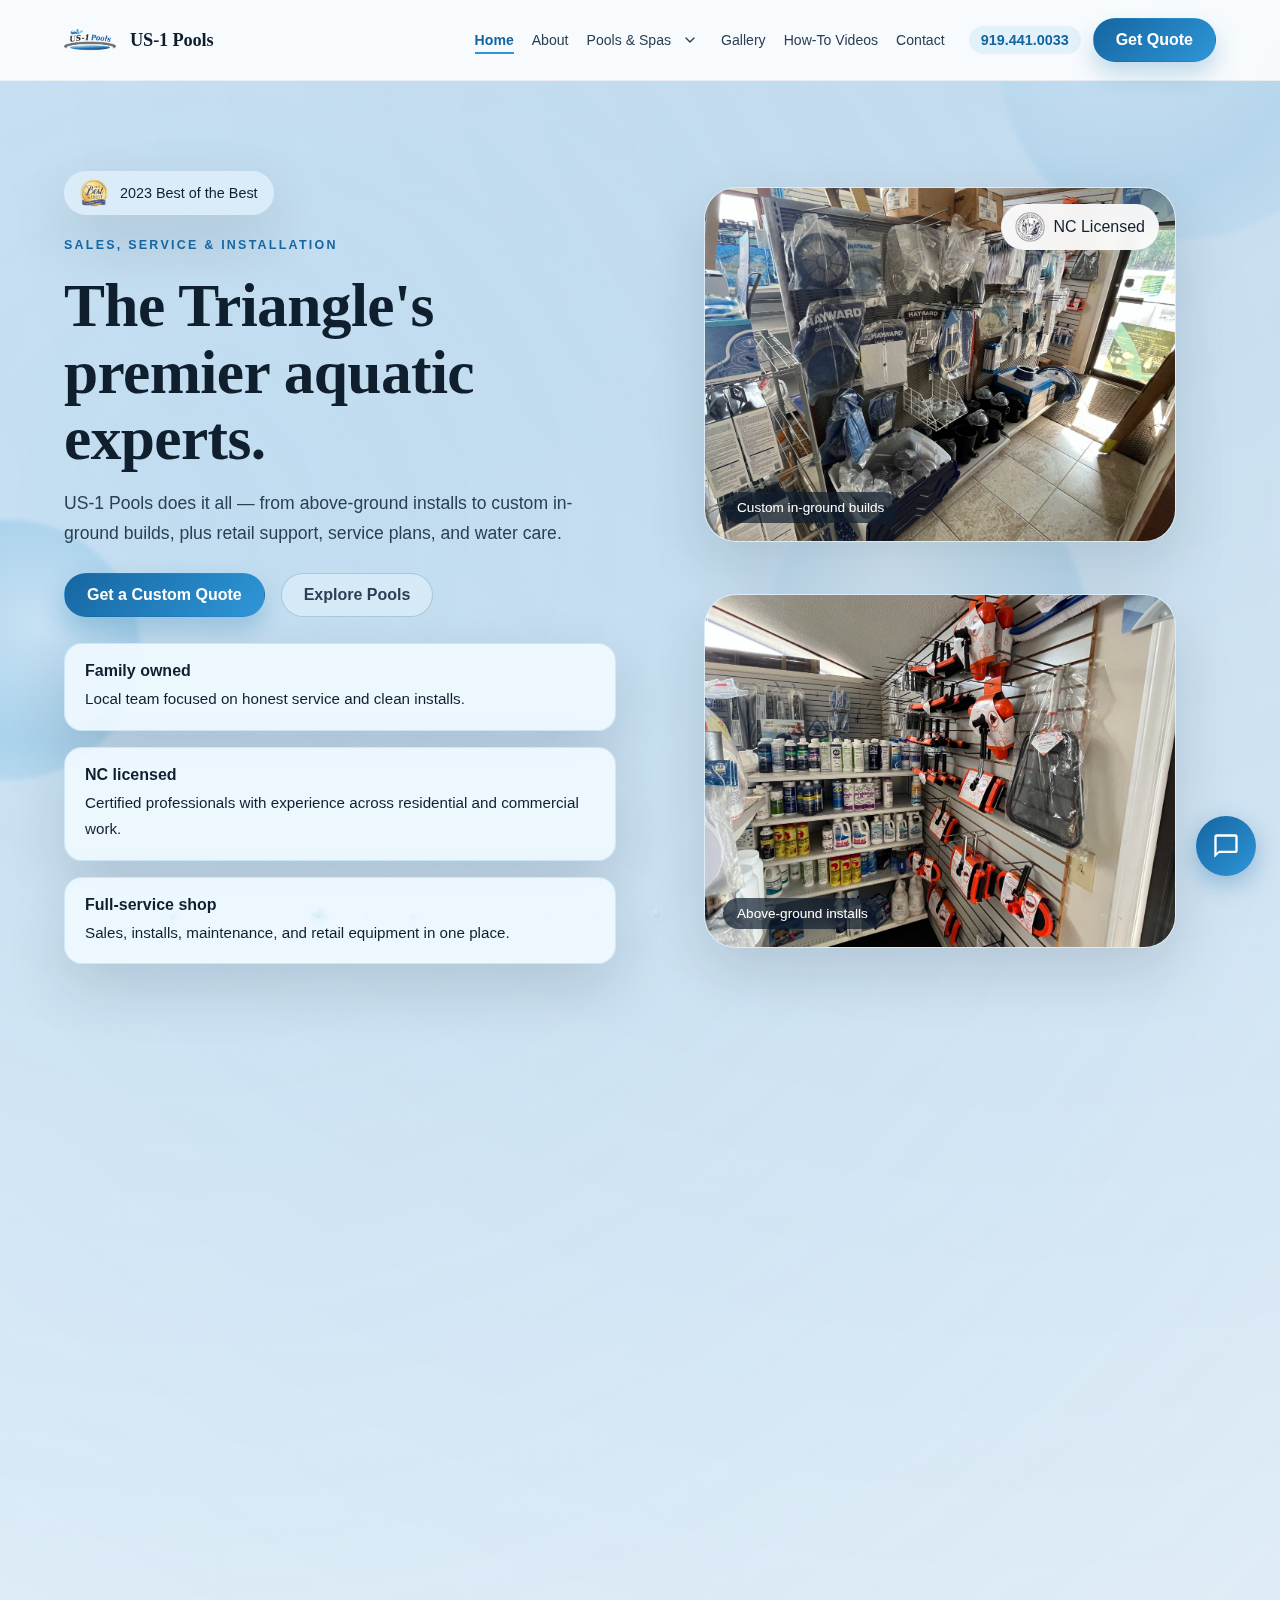
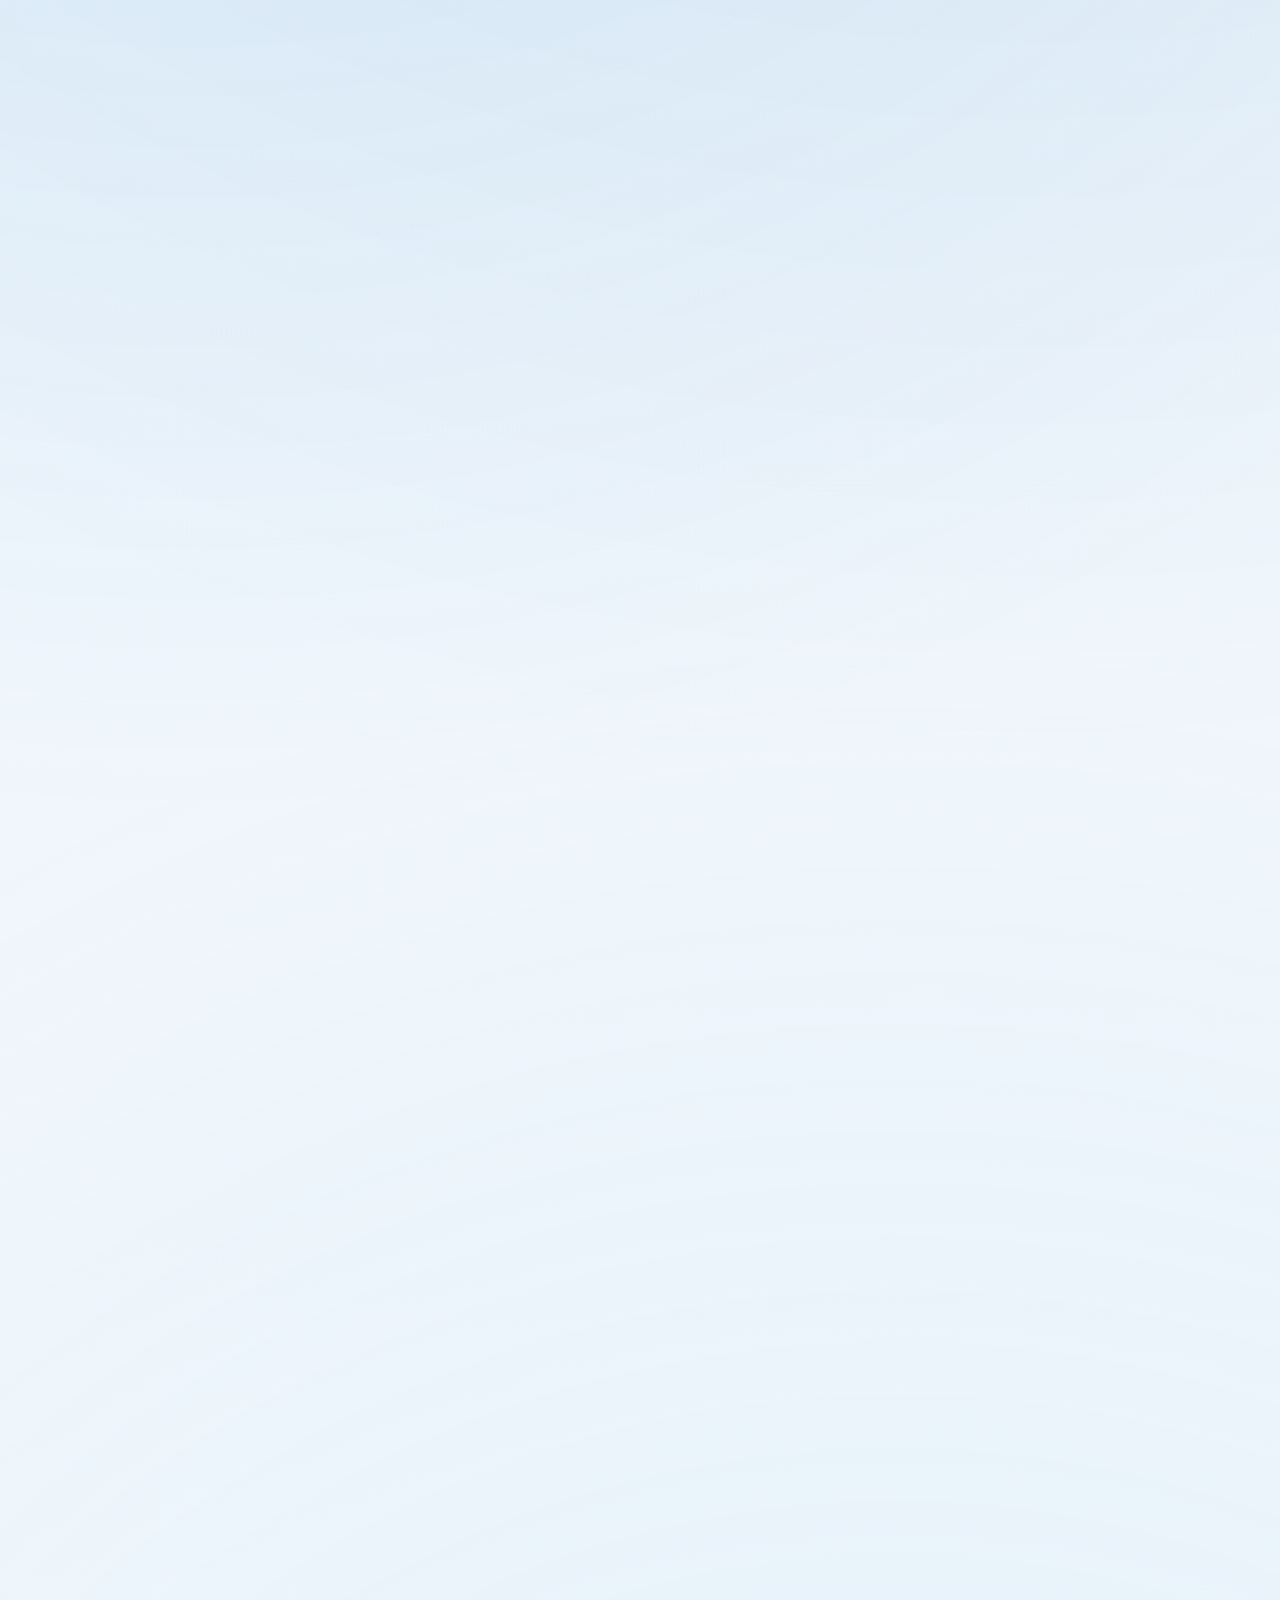
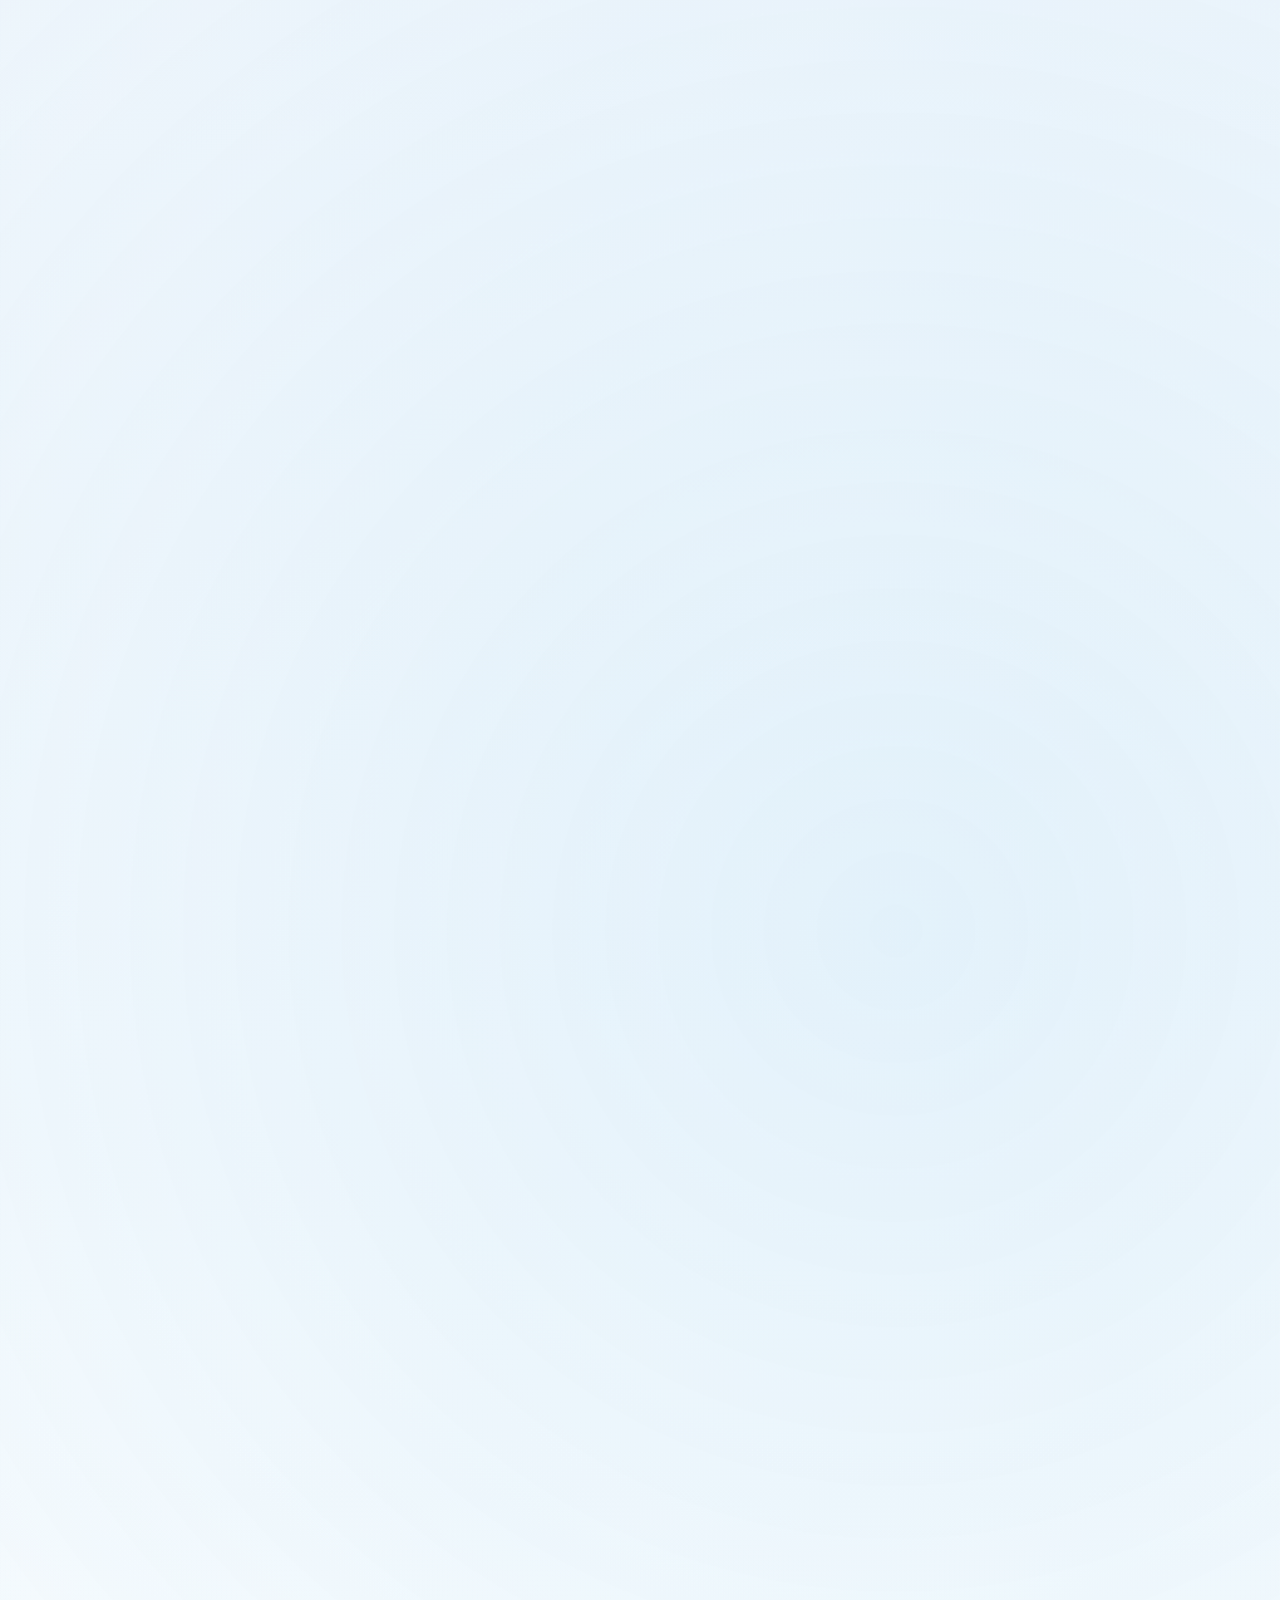
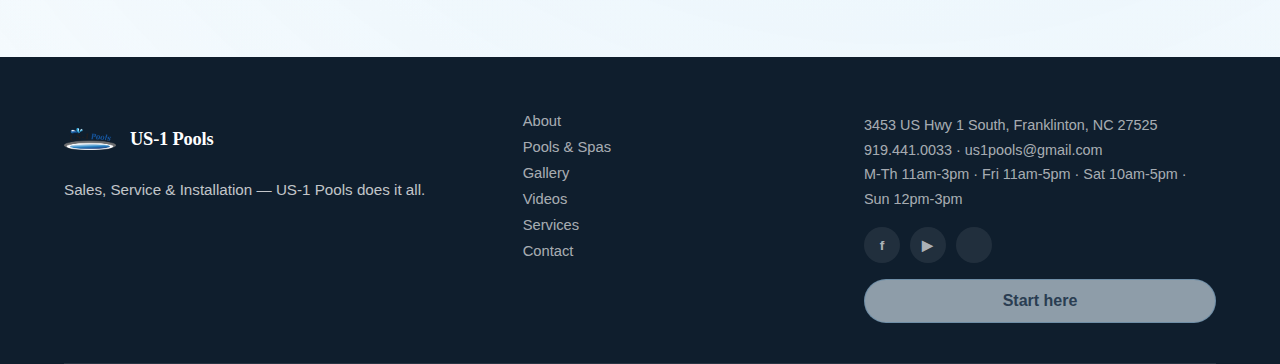
<file: index.html>
<!DOCTYPE html>
<html lang="en">
<head>
  <meta charset="UTF-8" />
  <meta name="viewport" content="width=device-width, initial-scale=1" />
  <title>US-1 Pools | Sales, Service & Installation</title>
  <meta name="description" content="Sales, Service & Installation — US-1 Pools does it all. Pool sales, installs, service, and retail in Franklinton and the Triangle." />
  <meta name="keywords" content="US-1 Pools, Franklinton pools, above ground pools, in-ground pools, hot tubs, pool service, Wake Forest, Triangle" />
  <meta property="og:title" content="US-1 Pools | The Triangle's Premier Pool Experts" />
  <meta property="og:description" content="Sales, Service & Installation — US-1 Pools does it all across Franklinton, Wake Forest, and the Triangle." />
  <meta property="og:image" content="assets/images/hero.webp" />
  <meta name="twitter:card" content="summary_large_image" />
  <meta name="twitter:title" content="US-1 Pools | The Triangle's Premier Pool Experts" />
  <meta name="twitter:description" content="Sales, Service & Installation — US-1 Pools does it all across Franklinton, Wake Forest, and the Triangle." />
  <meta name="twitter:image" content="assets/images/hero.webp" />
  <link rel="canonical" href="https://www.us1pools.com/" />
  <link rel="icon" type="image/png" href="assets/images/logo.png" />
  <link rel="preconnect" href="https://fonts.googleapis.com" />
  <link rel="preconnect" href="https://fonts.gstatic.com" crossorigin />
  <link href="https://fonts.googleapis.com/css2?family=Fraunces:opsz,wght@9..144,600;9..144,700&family=DM+Sans:wght@400;500;600;700&display=swap" rel="stylesheet" />
  <link rel="preload" as="image" href="assets/images/hero.webp" />
  <link rel="stylesheet" href="styles.css" />
</head>
<body data-page="home">
  <a class="skip-link" href="#main">Skip to content</a>

  <div class="bg-orb orb-1" aria-hidden="true"></div>
  <div class="bg-orb orb-2" aria-hidden="true"></div>
  <div class="bg-orb orb-3" aria-hidden="true"></div>

  <header class="site-header" id="top">
    <div class="container header-inner">
      <a class="brand" href="index.html">
        <img src="assets/images/logo.png" alt="US-1 Pools logo" />
        <span class="brand-name">US-1 Pools</span>
      </a>
      <button class="nav-toggle" type="button" aria-expanded="false" aria-controls="nav-links">Menu</button>
      <nav class="nav-links" id="nav-links">
        <div class="nav-primary">
          <a class="nav-link" href="index.html" data-page-link="home">Home</a>
          <a class="nav-link" href="about.html" data-page-link="about">About</a>
          <div class="nav-dropdown">
            <a class="nav-link" href="pools.html" data-page-link="pools">Pools & Spas</a>
            <button class="dropdown-toggle" type="button" aria-expanded="false" aria-controls="dropdown-pools">
              <span class="sr-only">Toggle Pools & Spas menu</span>
              <svg viewBox="0 0 24 24" aria-hidden="true">
                <path d="M6 9l6 6 6-6" fill="none" stroke="currentColor" stroke-width="2" stroke-linecap="round" stroke-linejoin="round" />
              </svg>
            </button>
            <div class="dropdown-menu" id="dropdown-pools">
              <a href="hot-tubs.html">Hot Tubs & Swim Spas</a>
              <a href="above-ground.html">Above Ground</a>
              <a href="in-ground.html">In-Ground & Fiberglass</a>
              <a href="liners.html">Liners</a>
            </div>
          </div>
          <a class="nav-link" href="gallery.html" data-page-link="gallery">Gallery</a>
          <a class="nav-link" href="videos.html" data-page-link="videos">How-To Videos</a>
          <a class="nav-link" href="contact.html" data-page-link="contact">Contact</a>
        </div>
        <div class="nav-actions">
          <a class="nav-phone" href="tel:9194410033">919.441.0033</a>
          <a class="btn btn-primary" href="contact.html">Get Quote</a>
        </div>
      </nav>
    </div>
  </header>

  <main id="main">
    <section class="hero">
      <div class="container hero-grid">
        <div class="hero-copy">
          <div class="hero-badge">
            <img src="assets/images/award.png" alt="Best of the Best award" />
            <span>2023 Best of the Best</span>
          </div>
          <p class="eyebrow">Sales, Service & Installation</p>
          <h1>The Triangle's premier aquatic experts.</h1>
          <p class="lead">US-1 Pools does it all — from above-ground installs to custom in-ground builds, plus retail support, service plans, and water care.</p>
          <div class="hero-actions">
            <a class="btn btn-primary is-glow" href="contact.html">Get a Custom Quote</a>
            <a class="btn btn-ghost" href="pools.html">Explore Pools</a>
          </div>
          <div class="hero-highlights">
            <div class="highlight">
              <span>Family owned</span>
              <p>Local team focused on honest service and clean installs.</p>
            </div>
            <div class="highlight">
              <span>NC licensed</span>
              <p>Certified professionals with experience across residential and commercial work.</p>
            </div>
            <div class="highlight">
              <span>Full-service shop</span>
              <p>Sales, installs, maintenance, and retail equipment in one place.</p>
            </div>
          </div>
        </div>
        <div class="hero-media" aria-hidden="true">
          <figure class="image-card">
            <img src="assets/images/hero.webp" alt="" loading="eager" fetchpriority="high" />
            <span class="image-caption">Custom in-ground builds</span>
            <div class="image-overlay">
              <img src="assets/images/nc-licensed.png" alt="" />
              <span>NC Licensed</span>
            </div>
          </figure>
          <figure class="image-card">
            <img src="assets/images/hero-secondary.webp" alt="" loading="lazy" />
            <span class="image-caption">Above-ground installs</span>
          </figure>
        </div>
      </div>
      <div class="container trust-bar" data-stagger>
        <div class="trust-item">
          <strong>Quality guaranteed</strong>
          <p>Thoughtful installs backed by a team that answers the phone.</p>
        </div>
        <div class="trust-item">
          <strong>Shark-smart pricing</strong>
          <p>Great value without the bite.</p>
        </div>
        <div class="trust-item">
          <strong>Financing options</strong>
          <p>Ask about LightStream and HFS programs.</p>
        </div>
        <div class="trust-item">
          <strong>Service area</strong>
          <p>Franklinton, Wake Forest, and the Triangle.</p>
        </div>
      </div>
    </section>

    <section class="section reveal" id="pools">
      <div class="container">
        <div class="section-head">
          <div>
            <p class="eyebrow">Pools & Spas</p>
            <h2>Find your perfect pool.</h2>
          </div>
          <p class="section-sub">Above-ground, in-ground, and hot tubs backed by trusted brands like Imagine Fiberglass, Pools by Genesis, Tranquility, and Garden Leisure.</p>
        </div>

        <div class="card-grid" data-stagger>
          <article class="service-card">
            <h3>Above Ground</h3>
            <p>Vinyl liner and resin systems with optional deck packages.</p>
            <div class="model-list">
              <span class="model-chip">Genesis</span>
              <span class="model-chip">Nakoma</span>
              <span class="model-chip">Discovery</span>
            </div>
            <a class="btn btn-ghost" href="above-ground.html">View options</a>
          </article>
          <article class="service-card">
            <h3>In-Ground</h3>
            <p>Fiberglass pools with modern finishes and smart systems.</p>
            <div class="model-list">
              <span class="model-chip">Imagine Fiberglass</span>
              <span class="model-chip">Pools by Genesis</span>
            </div>
            <a class="btn btn-ghost" href="in-ground.html">See builds</a>
          </article>
          <article class="service-card">
            <h3>Hot Tubs & Spas</h3>
            <p>Stand-alone or integrated spas for year-round relaxation.</p>
            <div class="model-list">
              <span class="model-chip">Tranquility</span>
              <span class="model-chip">Garden Leisure</span>
            </div>
            <a class="btn btn-ghost" href="hot-tubs.html">Explore spas</a>
          </article>
        </div>
      </div>
    </section>

    <section class="section split reveal" id="services">
      <div class="container">
        <div class="section-head">
          <div>
            <p class="eyebrow">Service & Maintenance</p>
            <h2>Keep your pool running smoothly.</h2>
          </div>
          <p class="section-sub">From openings and closings to liner changes and equipment installs, our service team keeps everything in sync.</p>
        </div>

        <div class="content-grid">
          <div class="list-grid">
            <div class="list-card">
              <h3>Openings & closings</h3>
              <p>Seasonal prep, balancing, and protection.</p>
            </div>
            <div class="list-card">
              <h3>Sand changes</h3>
              <p>Filter performance and water clarity upgrades.</p>
            </div>
            <div class="list-card">
              <h3>Equipment installs</h3>
              <p>Pumps, filters, heaters, and automation systems.</p>
            </div>
            <div class="list-card">
              <h3>Liner changes</h3>
              <p>Vinyl liner replacements and leak fixes.</p>
            </div>
            <a class="btn btn-primary" href="services.html">See all services</a>
          </div>
          <div class="image-card">
            <img src="assets/images/gallery-04.webp" alt="" loading="lazy" />
            <span class="image-caption">Service-ready systems</span>
          </div>
        </div>
      </div>
    </section>

    <section class="section reveal" id="retail">
      <div class="container">
        <div class="section-head">
          <div>
            <p class="eyebrow">Retail + Water Care</p>
            <h2>Everything for the pool — in one stop.</h2>
          </div>
          <p class="section-sub">Chemicals, toys, automatic cleaners, and chlorine alternatives like oxygen pools and salt-based systems.</p>
        </div>

        <div class="card-grid" data-stagger>
          <article class="service-card">
            <h3>Water testing</h3>
            <p>Bring a sample in and leave with a plan.</p>
          </article>
          <article class="service-card">
            <h3>Oxygen + salt systems</h3>
            <p>Chlorine alternatives with a softer water feel.</p>
            <a class="btn btn-ghost" href="https://www.oxygenpools.com" target="_blank" rel="noopener noreferrer">Learn about Oxygen Pools</a>
          </article>
          <article class="service-card">
            <h3>Automatic cleaners</h3>
            <p>Robotic and pressure cleaners for every pool type.</p>
          </article>
          <article class="service-card">
            <h3>Chemical concierge</h3>
            <p>Delivery and support for regular chemical needs.</p>
          </article>
        </div>
      </div>
    </section>

    <section class="section split reveal" id="why-us">
      <div class="container">
        <div class="section-head">
          <div>
            <p class="eyebrow">Why US-1 Pools</p>
            <h2>Quality, pricing, and pro installs.</h2>
          </div>
          <p class="section-sub">We keep the process simple: honest pricing, experienced installers, and a team that sticks around after the build.</p>
        </div>
        <div class="card-grid" data-stagger>
          <article class="service-card">
            <h3>Quality guaranteed</h3>
            <p>Materials and installs you can count on.</p>
          </article>
          <article class="service-card">
            <h3>Shark-smart pricing</h3>
            <p>Transparent pricing without the bite.</p>
          </article>
          <article class="service-card">
            <h3>Pro installation</h3>
            <p>Experienced crews and clear timelines.</p>
          </article>
          <article class="service-card">
            <h3>Free water testing</h3>
            <p>Lab-style testing every time you visit.</p>
          </article>
        </div>
      </div>
    </section>

    <section class="section reveal" id="testimonials">
      <div class="container">
        <p class="eyebrow">Testimonials</p>
        <h2>What our customers say</h2>
        <p class="section-sub">Trusted by Triangle-area families for quality installations and reliable service.</p>

        <div class="testimonials-grid" style="display: grid; gap: 24px; margin-top: 32px; grid-template-columns: repeat(auto-fit, minmax(300px, 1fr));">
          <div class="highlight">
            <p style="font-size: 1.05rem; line-height: 1.7; margin-bottom: 16px;">"US-1 Pools installed our above-ground pool and deck last spring. Shayne and his team were professional, on time, and the install was flawless. We've been using their chemical concierge service all season — so convenient!"</p>
            <p><strong>— Jennifer M.</strong>, Wake Forest, NC</p>
            <div style="margin-top: 8px; color: var(--sun);">★★★★★</div>
          </div>

          <div class="highlight">
            <p style="font-size: 1.05rem; line-height: 1.7; margin-bottom: 16px;">"After our pump failed mid-summer, US-1 came out same-day and got us back up and running. They didn't try to upsell us — just fixed the problem at a fair price. That's rare these days."</p>
            <p><strong>— David R.</strong>, Raleigh, NC</p>
            <div style="margin-top: 8px; color: var(--sun);">★★★★★</div>
          </div>

          <div class="highlight">
            <p style="font-size: 1.05rem; line-height: 1.7; margin-bottom: 16px;">"We've worked with US-1 Pools for 3 years now — weekly maintenance, winterization, spring openings. They're responsive, knowledgeable, and always leave our pool crystal clear. Highly recommend!"</p>
            <p><strong>— Lisa & Tom H.</strong>, Franklinton, NC</p>
            <div style="margin-top: 8px; color: var(--sun);">★★★★★</div>
          </div>
        </div>

        <div style="text-align: center; margin-top: 32px;">
          <a class="btn btn-secondary" href="contact.html">Start Your Project</a>
        </div>
      </div>
    </section>

    <section class="section reveal" id="team">
      <div class="container content-grid">
        <div>
          <p class="eyebrow">Our Team</p>
          <h2>Local experts, hands-on leadership.</h2>
          <p class="section-sub">Owners Shayne and Cathy Parrish are CPO certified and have been in the pool industry since 1986.</p>
          <div class="badge-row">
            <span class="badge"><img src="assets/images/nc-licensed.png" alt="" /> NC Licensed</span>
            <span class="badge">CPO Certified</span>
            <span class="badge">Founded 2015</span>
          </div>
        </div>
        <div class="image-card">
          <img src="assets/images/team.webp" alt="US-1 Pools leadership team" loading="lazy" />
          <span class="image-caption">Family owned and operated</span>
        </div>
      </div>
    </section>

    <section class="section reveal" id="visit">
      <div class="container clinic-card">
        <div>
          <p class="eyebrow">Visit the showroom</p>
          <h2>Franklinton based. Triangle focused.</h2>
          <p class="section-sub">Stop by our Franklinton location for water testing, retail supplies, or to talk through a new build.</p>
        </div>
        <div class="clinic-details">
          <ul>
            <li>3453 US Hwy 1 South, Franklinton, NC 27525</li>
            <li>Closed for winter — call for appointments</li>
            <li>Primary: 919.441.0033 · Secondary: 919.864.0277</li>
          </ul>
          <a class="btn btn-secondary" href="contact.html">Plan a visit</a>
        </div>
      </div>
    </section>
  </main>

  <footer class="site-footer">
    <div class="container footer-inner">
      <div>
        <div class="brand">
          <img src="assets/images/logo.png" alt="US-1 Pools logo" />
          <span class="brand-name">US-1 Pools</span>
        </div>
        <p>Sales, Service & Installation — US-1 Pools does it all.</p>
      </div>
      <div class="footer-links">
        <a href="about.html">About</a>
        <a href="pools.html">Pools & Spas</a>
        <a href="gallery.html">Gallery</a>
        <a href="videos.html">Videos</a>
        <a href="services.html">Services</a>
        <a href="contact.html">Contact</a>
      </div>
      <div class="footer-meta">
        <div class="footer-contact">
          <div>3453 US Hwy 1 South, Franklinton, NC 27525</div>
          <div>919.441.0033 · us1pools@gmail.com</div>
          <div data-seasonal>M-Th 11am-3pm · Fri 11am-5pm · Sat 10am-5pm · Sun 12pm-3pm</div>
        </div>
        <div class="footer-social">
          <a href="https://www.facebook.com/us1pools" target="_blank" rel="noopener noreferrer" aria-label="Facebook">Facebook</a>
          <a href="https://www.youtube.com/@US-1Pools" target="_blank" rel="noopener noreferrer" aria-label="YouTube">YouTube</a>
          <a href="https://buy.stripe.com/5kA4iY3xm30agFObII" target="_blank" rel="noopener noreferrer">Pay US-1 Pools</a>
        </div>
        <a class="btn btn-ghost" href="contact.html">Start here</a>
      </div>
    </div>
  </footer>

  <script defer data-domain="us1pools.com" src="https://plausible.io/js/script.js"></script>
  <script src="script.js"></script>
  <script type="application/ld+json">
    {
      "@context": "https://schema.org",
      "@type": "LocalBusiness",
      "name": "US-1 Pools",
      "image": "https://www.us1pools.com/assets/images/logo.png",
      "url": "https://www.us1pools.com",
      "telephone": "+1-919-441-0033",
      "email": "us1pools@gmail.com",
      "address": {
        "@type": "PostalAddress",
        "streetAddress": "3453 US Hwy 1 South",
        "addressLocality": "Franklinton",
        "addressRegion": "NC",
        "postalCode": "27525",
        "addressCountry": "US"
      },
      "geo": {
        "@type": "GeoCoordinates",
        "latitude": 36.1026,
        "longitude": -78.4578
      },
      "areaServed": ["Franklinton", "Wake Forest", "Raleigh", "Triangle area", "NC"],
      "aggregateRating": {
        "@type": "AggregateRating",
        "ratingValue": "5",
        "reviewCount": "3"
      },
      "review": [
        {
          "@type": "Review",
          "author": {
            "@type": "Person",
            "name": "Jennifer M."
          },
          "reviewRating": {
            "@type": "Rating",
            "ratingValue": "5"
          },
          "reviewBody": "US-1 Pools installed our above-ground pool and deck last spring. Shayne and his team were professional, on time, and the install was flawless. We've been using their chemical concierge service all season — so convenient!"
        },
        {
          "@type": "Review",
          "author": {
            "@type": "Person",
            "name": "David R."
          },
          "reviewRating": {
            "@type": "Rating",
            "ratingValue": "5"
          },
          "reviewBody": "After our pump failed mid-summer, US-1 came out same-day and got us back up and running. They didn't try to upsell us — just fixed the problem at a fair price. That's rare these days."
        },
        {
          "@type": "Review",
          "author": {
            "@type": "Person",
            "name": "Lisa & Tom H."
          },
          "reviewRating": {
            "@type": "Rating",
            "ratingValue": "5"
          },
          "reviewBody": "We've worked with US-1 Pools for 3 years now — weekly maintenance, winterization, spring openings. They're responsive, knowledgeable, and always leave our pool crystal clear. Highly recommend!"
        }
      ]
    }
  </script>
</body>
</html>
</file>
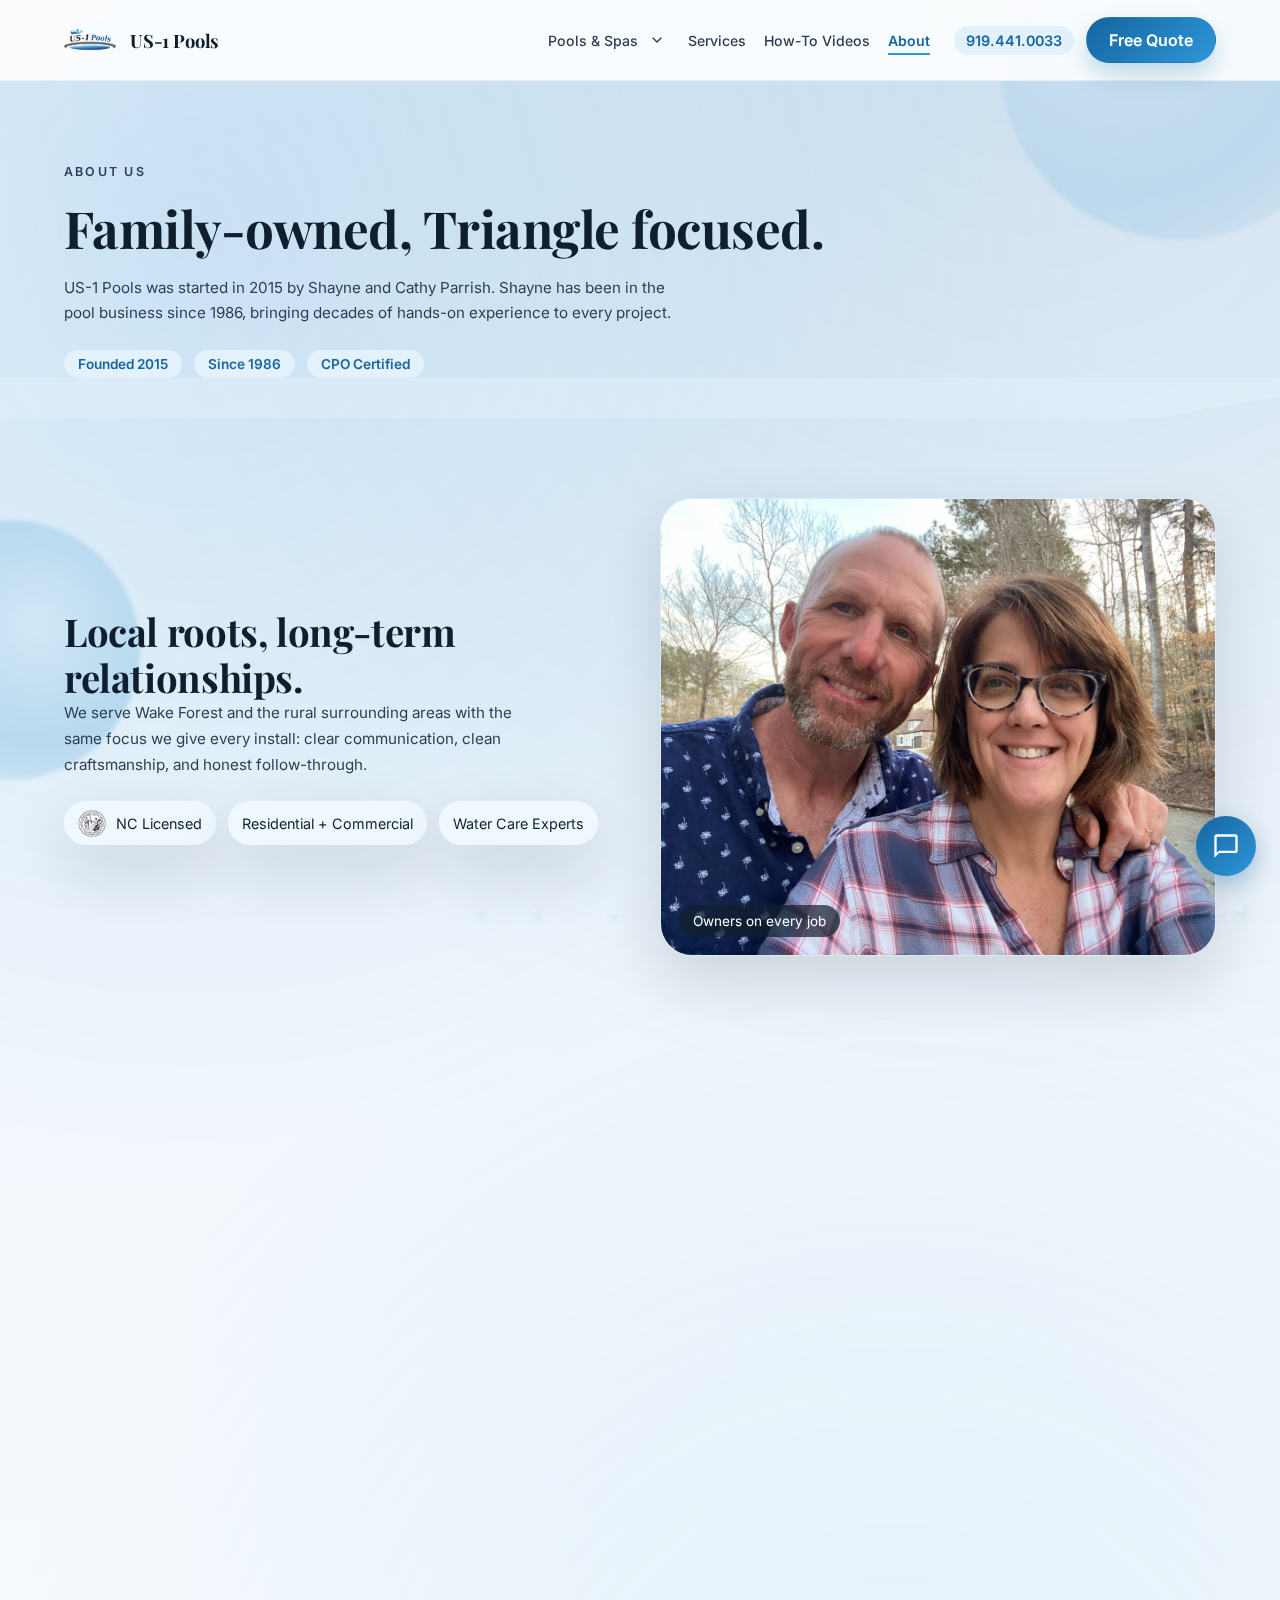
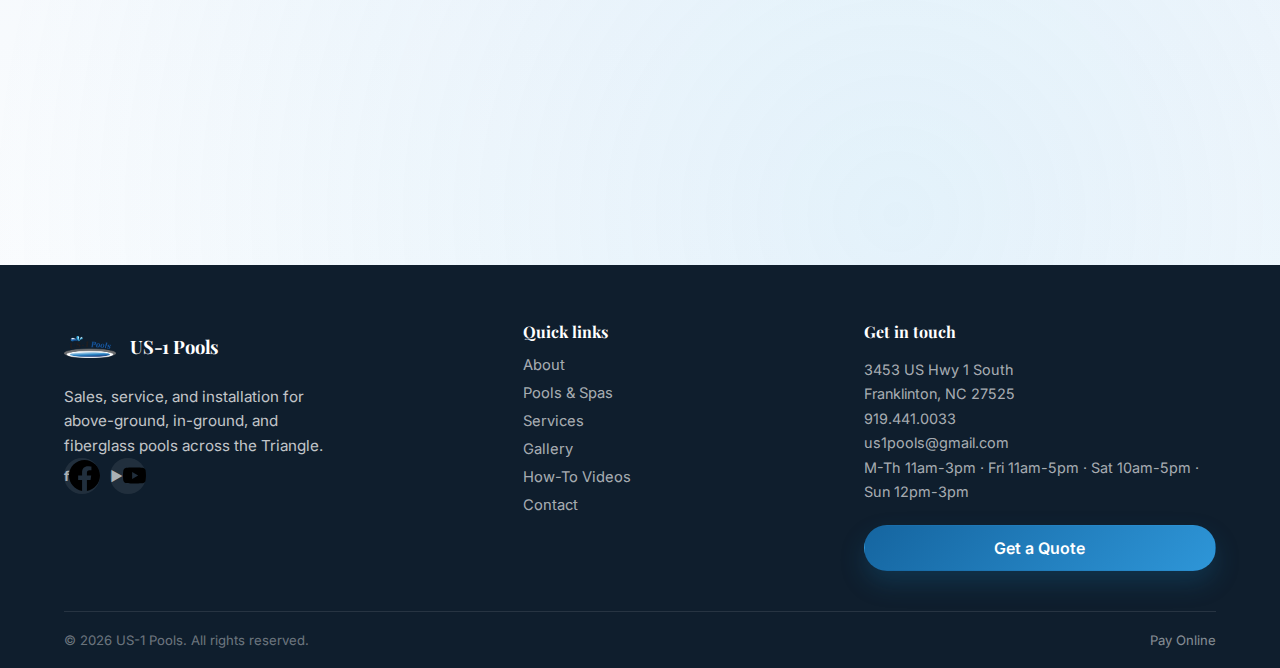
<file: about.html>
<!DOCTYPE html>
<html lang="en">
<head>
  <meta charset="UTF-8" />
  <meta name="viewport" content="width=device-width, initial-scale=1" />
  <title>About US-1 Pools | The Triangle's Premier Pool Experts</title>
  <meta name="description" content="US-1 Pools is a family-owned, NC-licensed pool company serving Franklinton, Wake Forest, and the Triangle." />
  <meta property="og:title" content="About US-1 Pools" />
  <meta property="og:description" content="Meet the family-owned US-1 Pools team serving Franklinton, Wake Forest, and the Triangle." />
  <meta property="og:image" content="https://www.us1pools.com/assets/images/team.webp" />
  <meta property="og:url" content="https://www.us1pools.com/about.html" />
  <meta name="twitter:card" content="summary_large_image" />
  <meta name="twitter:title" content="About US-1 Pools" />
  <meta name="twitter:description" content="Meet the family-owned US-1 Pools team serving Franklinton, Wake Forest, and the Triangle." />
  <meta name="twitter:image" content="https://www.us1pools.com/assets/images/team.webp" />
  <link rel="canonical" href="https://www.us1pools.com/about.html" />
  <link rel="icon" type="image/png" href="assets/images/logo.png" />
  <link rel="preconnect" href="https://fonts.googleapis.com" />
  <link rel="preconnect" href="https://fonts.gstatic.com" crossorigin />
  <link href="https://fonts.googleapis.com/css2?family=Playfair+Display:wght@400;500;600;700&family=Inter:wght@400;500;600;700&display=swap" rel="stylesheet" />
  <link rel="stylesheet" href="styles.css" />
</head>
<body data-page="about">
  <a class="skip-link" href="#main">Skip to content</a>

  <div class="bg-orb orb-1" aria-hidden="true"></div>
  <div class="bg-orb orb-2" aria-hidden="true"></div>

  <header class="site-header" id="top">
    <div class="container header-inner">
      <a class="brand" href="index.html">
        <img src="assets/images/logo.png" alt="US-1 Pools logo" />
        <span class="brand-name">US-1 Pools</span>
      </a>
            <button class="nav-toggle" type="button" aria-expanded="false" aria-controls="nav-links">Menu</button>
      <nav class="nav-links" id="nav-links">
        <div class="nav-primary">
          <div class="nav-dropdown">
            <a class="nav-link" href="pools.html" data-page-link="pools">Pools &amp; Spas</a>
            <button class="dropdown-toggle" type="button" aria-expanded="false" aria-controls="dropdown-pools">
              <span class="sr-only">Toggle Pools &amp; Spas menu</span>
              <svg viewBox="0 0 24 24" aria-hidden="true">
                <path d="M6 9l6 6 6-6" fill="none" stroke="currentColor" stroke-width="2" stroke-linecap="round" stroke-linejoin="round" />
              </svg>
            </button>
            <div class="dropdown-menu" id="dropdown-pools">
              <a href="above-ground.html">Above Ground</a>
              <a href="in-ground.html">In-Ground &amp; Fiberglass</a>
              <a href="hot-tubs.html">Hot Tubs &amp; Swim Spas</a>
              <a href="liners.html">Liners</a>
              <a href="gallery.html">Gallery</a>
            </div>
          </div>
          <a class="nav-link" href="services.html" data-page-link="services">Services</a>
          <a class="nav-link nav-highlight" href="videos.html" data-page-link="videos">How-To Videos</a>
          <a class="nav-link" href="about.html" data-page-link="about">About</a>
        </div>
        <div class="nav-actions">
          <a class="nav-phone" href="tel:9194410033">919.441.0033</a>
          <a class="btn btn-primary" href="contact.html">Free Quote</a>
        </div>
      </nav>
    </div>
  </header>

  <main id="main">
    <section class="page-hero">
      <div class="container">
        <p class="eyebrow">About Us</p>
        <h1>Family-owned, Triangle focused.</h1>
        <p>US-1 Pools was started in 2015 by Shayne and Cathy Parrish. Shayne has been in the pool business since 1986, bringing decades of hands-on experience to every project.</p>
        <div class="page-meta">
          <span class="meta-chip">Founded 2015</span>
          <span class="meta-chip">Since 1986</span>
          <span class="meta-chip">CPO Certified</span>
        </div>
      </div>
    </section>

    <section class="section reveal">
      <div class="container content-grid">
        <div>
          <h2>Local roots, long-term relationships.</h2>
          <p class="section-sub">We serve Wake Forest and the rural surrounding areas with the same focus we give every install: clear communication, clean craftsmanship, and honest follow-through.</p>
          <div class="badge-row">
            <span class="badge"><img src="assets/images/nc-licensed.png" alt="" /> NC Licensed</span>
            <span class="badge">Residential + Commercial</span>
            <span class="badge">Water Care Experts</span>
          </div>
        </div>
        <div class="image-card">
          <img src="assets/images/team.webp" alt="US-1 Pools leadership team" loading="lazy" />
          <span class="image-caption">Owners on every job</span>
        </div>
      </div>
    </section>

    <section class="section split reveal">
      <div class="container">
        <div class="section-head">
          <div>
            <p class="eyebrow">Leadership</p>
            <h2>Meet the team behind US-1 Pools.</h2>
          </div>
          <p class="section-sub">A hands-on leadership team keeps every project aligned — from design to service scheduling.</p>
        </div>
        <div class="card-grid">
          <article class="service-card">
            <h3>Shayne Parrish</h3>
            <p>Owner · CPO certified · Pool industry experience since 1986.</p>
          </article>
          <article class="service-card">
            <h3>Cathy Parrish</h3>
            <p>Owner · Operations support · Customer care lead.</p>
          </article>
          <article class="service-card">
            <h3>Tonni Deitch</h3>
            <p>Operations · Service scheduling · Retail support.</p>
          </article>
          <article class="service-card">
            <h3>Alan Deitch</h3>
            <p>Operations · Field coordination · Logistics.</p>
          </article>
        </div>
      </div>
    </section>

    <section class="section reveal">
      <div class="container clinic-card">
        <div>
          <p class="eyebrow">Why US-1 Pools</p>
          <h2>We build it. We care for it.</h2>
          <p class="section-sub">Our clients stay with us because we handle the full lifecycle — build, upgrades, and ongoing maintenance.</p>
        </div>
        <div class="clinic-details">
          <ul>
            <li>Sales, service, and installation in one place</li>
            <li>Equipment upgrades and water chemistry support</li>
            <li>Retail access for chemicals and parts</li>
          </ul>
          <a class="btn btn-secondary" href="contact.html">Start Your Project</a>
        </div>
      </div>
    </section>
  </main>

  <footer class="site-footer">
    <div class="container">
      <div class="footer-inner">
        <div>
          <div class="brand">
            <img src="assets/images/logo.png" alt="US-1 Pools logo" />
            <span class="brand-name">US-1 Pools</span>
          </div>
          <p class="footer-tagline">Sales, service, and installation for above-ground, in-ground, and fiberglass pools across the Triangle.</p>
          <div class="footer-social">
            <a href="https://www.facebook.com/us1pools" target="_blank" rel="noopener noreferrer" aria-label="Facebook"><svg viewBox="0 0 24 24" aria-hidden="true"><path d="M24 12.073c0-6.627-5.373-12-12-12s-12 5.373-12 12c0 5.99 4.388 10.954 10.125 11.854v-8.385H7.078v-3.47h3.047V9.43c0-3.007 1.792-4.669 4.533-4.669 1.312 0 2.686.235 2.686.235v2.953H15.83c-1.491 0-1.956.925-1.956 1.874v2.25h3.328l-.532 3.47h-2.796v8.385C19.612 23.027 24 18.062 24 12.073z"/></svg></a>
            <a href="https://www.youtube.com/@US-1Pools" target="_blank" rel="noopener noreferrer" aria-label="YouTube"><svg viewBox="0 0 24 24" aria-hidden="true"><path d="M23.498 6.186a3.016 3.016 0 0 0-2.122-2.136C19.505 3.545 12 3.545 12 3.545s-7.505 0-9.377.505A3.017 3.017 0 0 0 .502 6.186C0 8.07 0 12 0 12s0 3.93.502 5.814a3.016 3.016 0 0 0 2.122 2.136c1.871.505 9.376.505 9.376.505s7.505 0 9.377-.505a3.015 3.015 0 0 0 2.122-2.136C24 15.93 24 12 24 12s0-3.93-.502-5.814zM9.545 15.568V8.432L15.818 12l-6.273 3.568z"/></svg></a>
          </div>
        </div>
        <div class="footer-links">
          <span class="footer-links-heading">Quick links</span>
          <a href="about.html">About</a>
          <a href="pools.html">Pools &amp; Spas</a>
          <a href="services.html">Services</a>
          <a href="gallery.html">Gallery</a>
          <a href="videos.html">How-To Videos</a>
          <a href="contact.html">Contact</a>
        </div>
        <div class="footer-meta">
          <span class="footer-meta-heading">Get in touch</span>
          <div class="footer-contact">
            <div>3453 US Hwy 1 South</div>
            <div>Franklinton, NC 27525</div>
            <div><a href="tel:9194410033">919.441.0033</a></div>
            <div><a href="mailto:us1pools@gmail.com">us1pools@gmail.com</a></div>
            <div data-seasonal>M-Th 11-3 &middot; Fri 11-5 &middot; Sat 10-5 &middot; Sun 12-3</div>
          </div>
          <a class="btn btn-primary" href="contact.html" style="margin-top:4px">Get a Quote</a>
        </div>
      </div>
      <div class="footer-bottom">
        <span>&copy; 2026 US-1 Pools. All rights reserved.</span>
        <a href="https://buy.stripe.com/5kA4iY3xm30agFObII" target="_blank" rel="noopener noreferrer" style="color:rgba(255,255,255,0.5)">Pay Online</a>
      </div>
    </div>
  </footer>

  <script src="script.js"></script>
  <script type="application/ld+json">
    {
          "@context": "https://schema.org",
          "@type": "AboutPage",
          "name": "About US-1 Pools",
          "description": "Learn about US-1 Pools \u2014 the Triangle's trusted pool company for sales, service, and installation in Franklinton, NC.",
          "url": "https://www.us1pools.com/about.html",
          "mainEntity": {
                "@type": "LocalBusiness",
                "@id": "https://www.us1pools.com/#business",
                "name": "US-1 Pools",
                "foundingDate": "2003",
                "founder": {
                      "@type": "Person",
                      "name": "Shayne Parrish"
                },
                "telephone": "+1-919-441-0033",
                "email": "us1pools@gmail.com",
                "address": {
                      "@type": "PostalAddress",
                      "streetAddress": "3453 US Hwy 1 South",
                      "addressLocality": "Franklinton",
                      "addressRegion": "NC",
                      "postalCode": "27525",
                      "addressCountry": "US"
                }
          }
    }
  </script>
  <script type="application/ld+json">
    {
          "@context": "https://schema.org",
          "@type": "BreadcrumbList",
          "itemListElement": [
                {
                      "@type": "ListItem",
                      "position": 1,
                      "name": "Home",
                      "item": "https://www.us1pools.com"
                },
                {
                      "@type": "ListItem",
                      "position": 2,
                      "name": "About"
                }
          ]
    }
  </script>
</body>
</html>
</file>
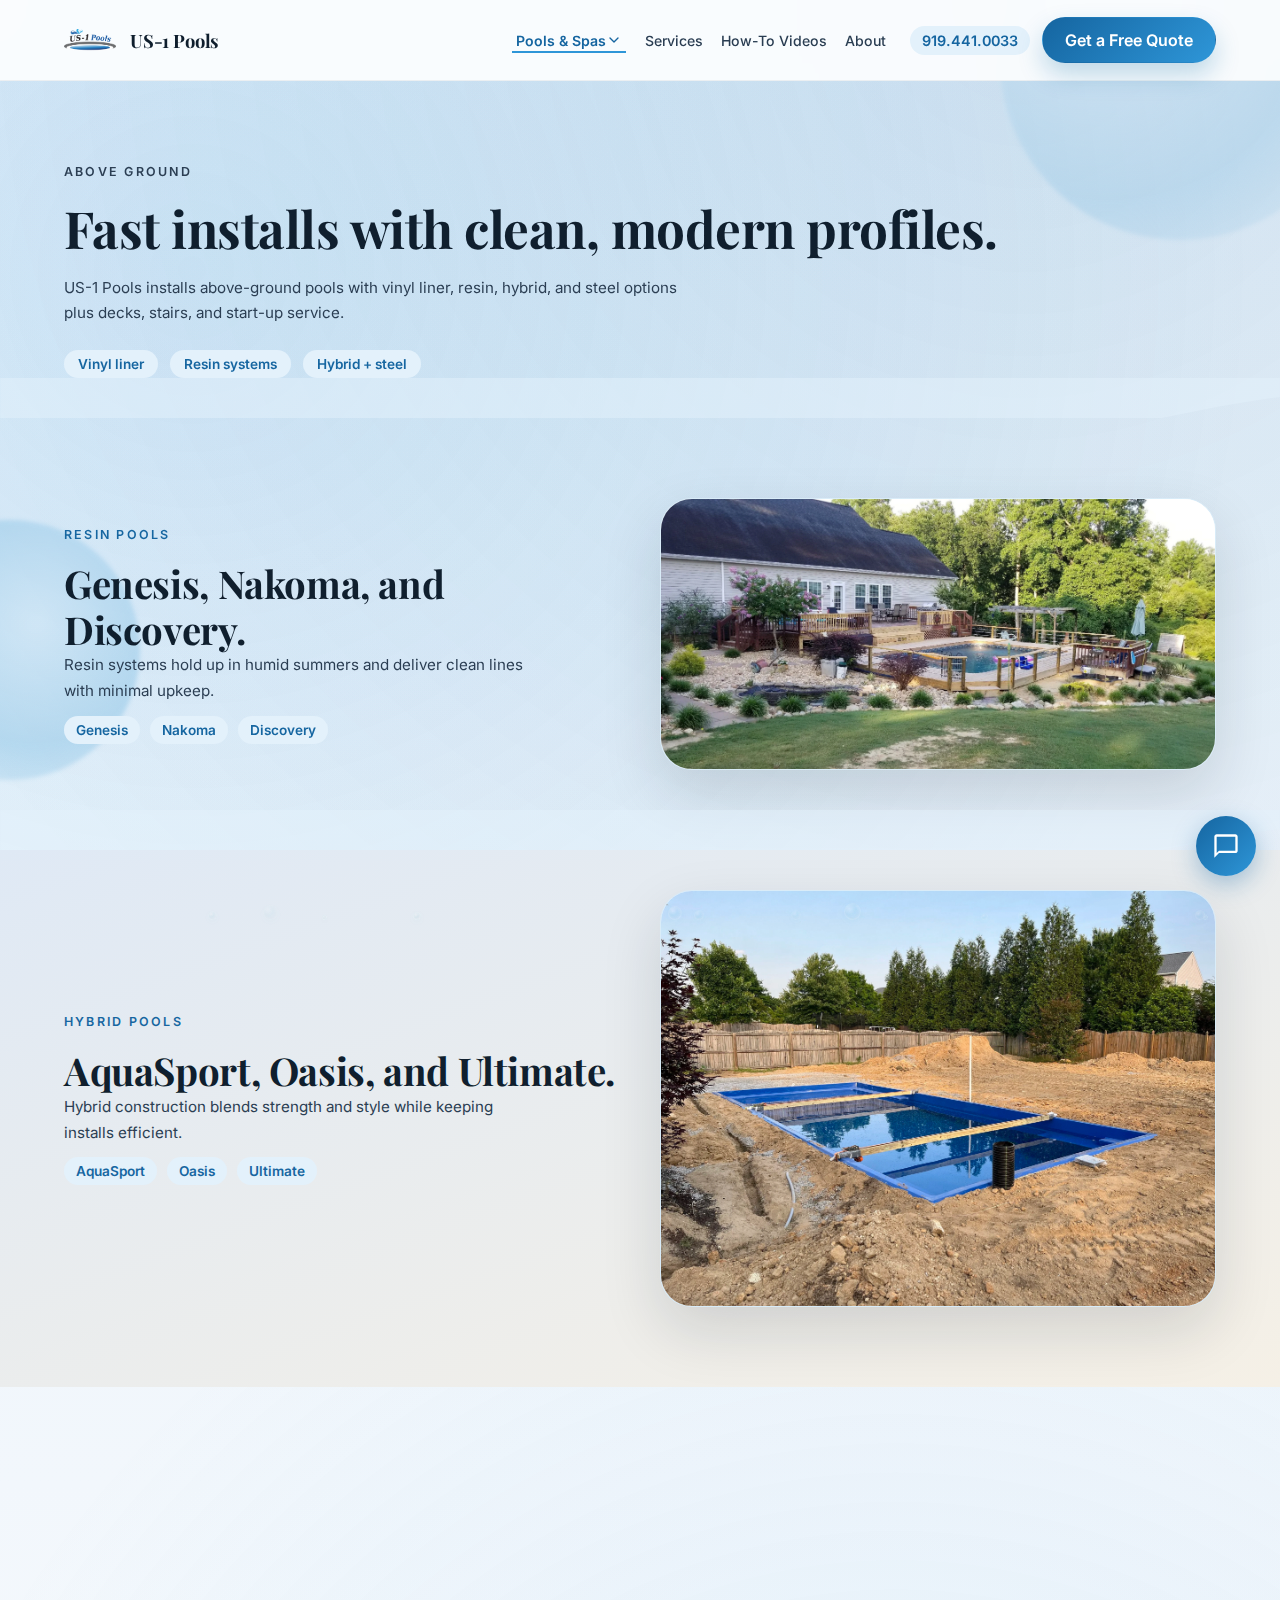
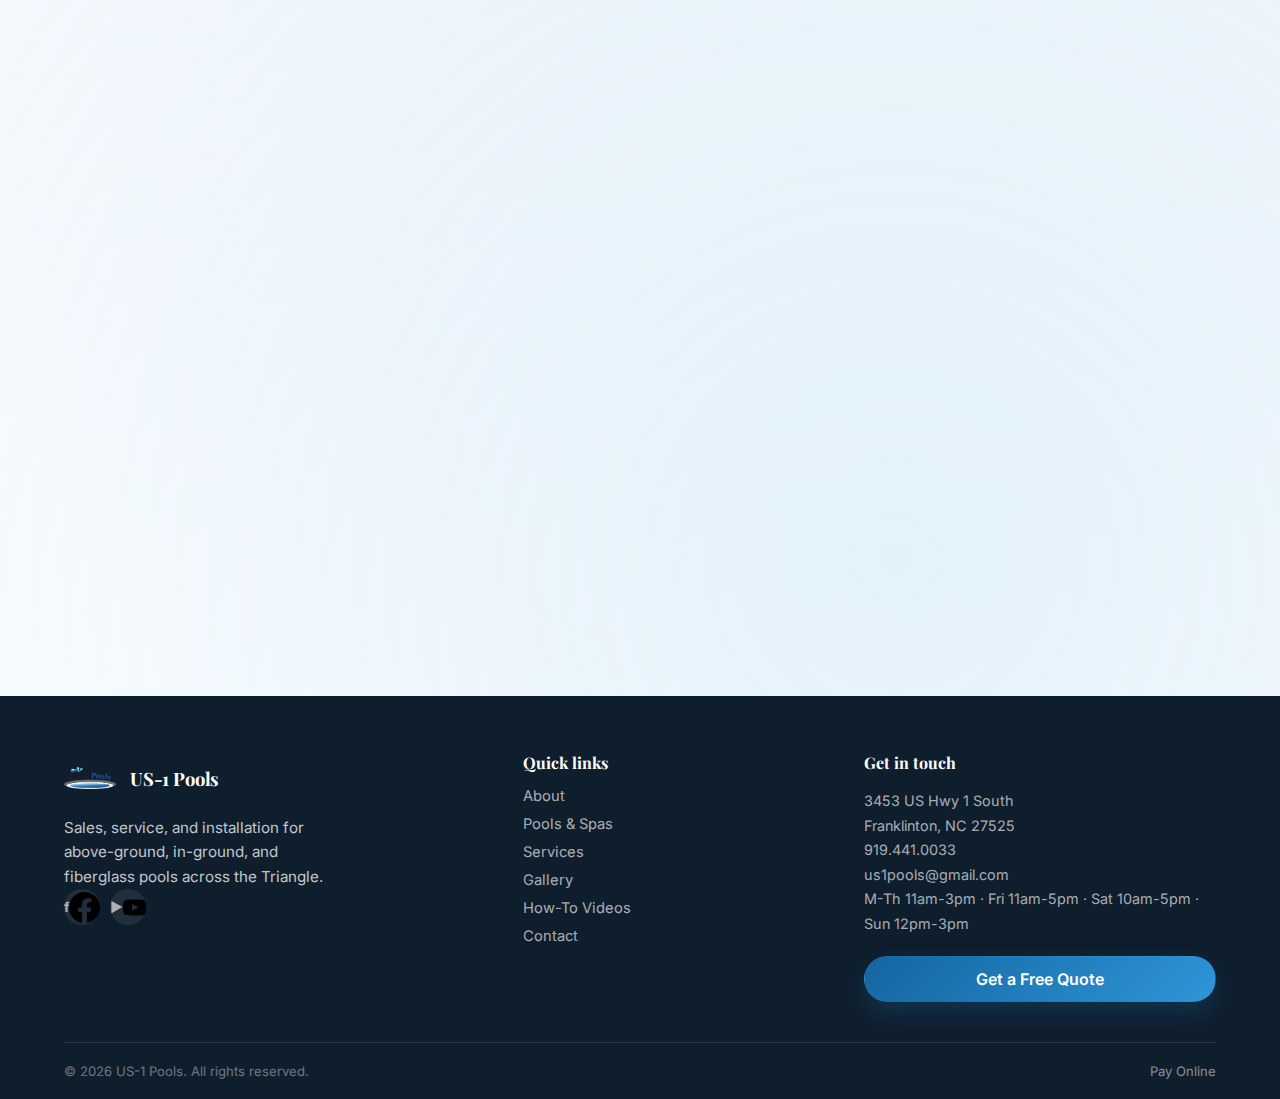
<file: above-ground.html>
<!DOCTYPE html>
<html lang="en">
<head>
  <meta charset="UTF-8" />
  <meta name="viewport" content="width=device-width, initial-scale=1" />
  <title>Above Ground Pools | US-1 Pools</title>
  <meta name="description" content="Above-ground pool installs from US-1 Pools including vinyl liner, resin, hybrid, and steel systems with optional deck packages." />
  <meta property="og:title" content="Above Ground Pools | US-1 Pools" />
  <meta property="og:description" content="Vinyl liner, resin, hybrid, and steel above-ground pools installed by US-1 Pools." />
  <meta property="og:image" content="https://www.us1pools.com/assets/images/gallery-05.webp" />
  <meta property="og:url" content="https://www.us1pools.com/above-ground.html" />
  <meta name="twitter:card" content="summary_large_image" />
  <meta name="twitter:title" content="Above Ground Pools | US-1 Pools" />
  <meta name="twitter:description" content="Vinyl liner, resin, hybrid, and steel above-ground pools installed by US-1 Pools." />
  <meta name="twitter:image" content="https://www.us1pools.com/assets/images/gallery-05.webp" />
  <link rel="canonical" href="https://www.us1pools.com/above-ground.html" />
  <link rel="icon" type="image/png" href="assets/images/logo.png" />
  <link rel="preconnect" href="https://fonts.googleapis.com" />
  <link rel="preconnect" href="https://fonts.gstatic.com" crossorigin />
  <link href="https://fonts.googleapis.com/css2?family=Playfair+Display:wght@400;500;600;700&family=Inter:wght@400;500;600;700&display=swap" rel="stylesheet" />
  <link rel="stylesheet" href="styles.css" />
</head>
<body data-page="pools">
  <a class="skip-link" href="#main">Skip to content</a>

  <div class="bg-orb orb-1" aria-hidden="true"></div>
  <div class="bg-orb orb-2" aria-hidden="true"></div>

  <header class="site-header" id="top">
    <div class="container header-inner">
      <a class="brand" href="index.html">
        <img src="assets/images/logo.png" alt="US-1 Pools logo" />
        <span class="brand-name">US-1 Pools</span>
      </a>
            <button class="nav-toggle" type="button" aria-expanded="false" aria-controls="nav-links">Menu</button>
      <nav class="nav-links" id="nav-links">
        <div class="nav-primary">
          <div class="nav-dropdown">
            <button class="nav-link dropdown-toggle" type="button" aria-expanded="false" aria-controls="dropdown-pools" data-page-link="pools">
              Pools &amp; Spas
              <svg class="dropdown-chevron" viewBox="0 0 24 24" aria-hidden="true">
                <path d="M6 9l6 6 6-6" fill="none" stroke="currentColor" stroke-width="2" stroke-linecap="round" stroke-linejoin="round" />
              </svg>
            </button>
            <div class="dropdown-menu" id="dropdown-pools">
              <a href="pools.html">View All Pools &amp; Spas</a>
              <a href="above-ground.html">Above Ground</a>
              <a href="in-ground.html">In-Ground &amp; Fiberglass</a>
              <a href="hot-tubs.html">Hot Tubs &amp; Swim Spas</a>
              <a href="liners.html">Liners</a>
              <a href="gallery.html">Gallery</a>
            </div>
          </div>
          <a class="nav-link" href="services.html" data-page-link="services">Services</a>
          <a class="nav-link nav-highlight" href="videos.html" data-page-link="videos">How-To Videos</a>
          <a class="nav-link" href="about.html" data-page-link="about">About</a>
        </div>
        <div class="nav-actions">
          <a class="nav-phone" href="tel:9194410033">919.441.0033</a>
          <a class="btn btn-primary" href="contact.html">Get a Free Quote</a>
        </div>
      </nav>
    </div>
  </header>

  <main id="main">
    <section class="page-hero">
      <div class="container">
        <p class="eyebrow">Above Ground</p>
        <h1>Fast installs with clean, modern profiles.</h1>
        <p>US-1 Pools installs above-ground pools with vinyl liner, resin, hybrid, and steel options plus decks, stairs, and start-up service.</p>
        <div class="page-meta">
          <span class="meta-chip">Vinyl liner</span>
          <span class="meta-chip">Resin systems</span>
          <span class="meta-chip">Hybrid + steel</span>
        </div>
      </div>
    </section>

    <section class="section reveal">
      <div class="container content-grid">
        <div>
          <p class="eyebrow">Resin pools</p>
          <h2>Genesis, Nakoma, and Discovery.</h2>
          <p class="section-sub">Resin systems hold up in humid summers and deliver clean lines with minimal upkeep.</p>
          <div class="model-list">
            <span class="model-chip">Genesis</span>
            <span class="model-chip">Nakoma</span>
            <span class="model-chip">Discovery</span>
          </div>
        </div>
        <div class="image-card">
          <img src="assets/images/gallery-05.webp" alt="Resin above ground pool" loading="lazy" />
        </div>
      </div>
    </section>

    <section class="section split reveal">
      <div class="container content-grid">
        <div>
          <p class="eyebrow">Hybrid pools</p>
          <h2>AquaSport, Oasis, and Ultimate.</h2>
          <p class="section-sub">Hybrid construction blends strength and style while keeping installs efficient.</p>
          <div class="model-list">
            <span class="model-chip">AquaSport</span>
            <span class="model-chip">Oasis</span>
            <span class="model-chip">Ultimate</span>
          </div>
        </div>
        <div class="image-card">
          <img src="assets/images/gallery-01.webp" alt="Hybrid above ground pool" loading="lazy" />
        </div>
      </div>
    </section>

    <section class="section reveal">
      <div class="container content-grid">
        <div>
          <p class="eyebrow">Steel pools</p>
          <h2>Coral Seas, Distinction, Eclipse, Serena, and Southport.</h2>
          <p class="section-sub">Steel wall pools bring strong structure with flexible liner options.</p>
          <div class="model-list">
            <span class="model-chip">Coral Seas</span>
            <span class="model-chip">Distinction</span>
            <span class="model-chip">Eclipse</span>
            <span class="model-chip">Serena</span>
            <span class="model-chip">Southport</span>
          </div>
        </div>
        <div class="image-card">
          <img src="assets/images/gallery-02.webp" alt="Steel above ground pool" loading="lazy" />
        </div>
      </div>
    </section>

    <section class="section clinic reveal">
      <div class="container clinic-card">
        <div>
          <p class="eyebrow">Need pricing?</p>
          <h2>Get a fast above-ground quote.</h2>
          <p class="section-sub">Tell us your yard size and timeline and we will outline the right package.</p>
        </div>
        <div class="clinic-details">
          <ul>
            <li>Starter kits and equipment packages</li>
            <li>Deck add-ons and stair options</li>
            <li>Financing available for qualified buyers</li>
          </ul>
          <a class="btn btn-secondary" href="contact.html">Get a Free Quote</a>
        </div>
      </div>
    </section>
  </main>

  <footer class="site-footer">
    <div class="container">
      <div class="footer-inner">
        <div>
          <div class="brand">
            <img src="assets/images/logo.png" alt="US-1 Pools logo" />
            <span class="brand-name">US-1 Pools</span>
          </div>
          <p class="footer-tagline">Sales, service, and installation for above-ground, in-ground, and fiberglass pools across the Triangle.</p>
          <div class="footer-social">
            <a href="https://www.facebook.com/us1pools" target="_blank" rel="noopener noreferrer" aria-label="Facebook"><svg viewBox="0 0 24 24" aria-hidden="true"><path d="M24 12.073c0-6.627-5.373-12-12-12s-12 5.373-12 12c0 5.99 4.388 10.954 10.125 11.854v-8.385H7.078v-3.47h3.047V9.43c0-3.007 1.792-4.669 4.533-4.669 1.312 0 2.686.235 2.686.235v2.953H15.83c-1.491 0-1.956.925-1.956 1.874v2.25h3.328l-.532 3.47h-2.796v8.385C19.612 23.027 24 18.062 24 12.073z"/></svg></a>
            <a href="https://www.youtube.com/@US-1Pools" target="_blank" rel="noopener noreferrer" aria-label="YouTube"><svg viewBox="0 0 24 24" aria-hidden="true"><path d="M23.498 6.186a3.016 3.016 0 0 0-2.122-2.136C19.505 3.545 12 3.545 12 3.545s-7.505 0-9.377.505A3.017 3.017 0 0 0 .502 6.186C0 8.07 0 12 0 12s0 3.93.502 5.814a3.016 3.016 0 0 0 2.122 2.136c1.871.505 9.376.505 9.376.505s7.505 0 9.377-.505a3.015 3.015 0 0 0 2.122-2.136C24 15.93 24 12 24 12s0-3.93-.502-5.814zM9.545 15.568V8.432L15.818 12l-6.273 3.568z"/></svg></a>
          </div>
        </div>
        <div class="footer-links">
          <span class="footer-links-heading">Quick links</span>
          <a href="about.html">About</a>
          <a href="pools.html">Pools &amp; Spas</a>
          <a href="services.html">Services</a>
          <a href="gallery.html">Gallery</a>
          <a href="videos.html">How-To Videos</a>
          <a href="contact.html">Contact</a>
        </div>
        <div class="footer-meta">
          <span class="footer-meta-heading">Get in touch</span>
          <div class="footer-contact">
            <div>3453 US Hwy 1 South</div>
            <div>Franklinton, NC 27525</div>
            <div><a href="tel:9194410033">919.441.0033</a></div>
            <div><a href="mailto:us1pools@gmail.com">us1pools@gmail.com</a></div>
            <div data-seasonal>M-Th 11-3 &middot; Fri 11-5 &middot; Sat 10-5 &middot; Sun 12-3</div>
          </div>
          <a class="btn btn-primary" href="contact.html" style="margin-top:4px">Get a Free Quote</a>
        </div>
      </div>
      <div class="footer-bottom">
        <span>&copy; 2026 US-1 Pools. All rights reserved.</span>
        <a href="https://buy.stripe.com/5kA4iY3xm30agFObII" target="_blank" rel="noopener noreferrer" style="color:rgba(255,255,255,0.5)">Pay Online</a>
      </div>
    </div>
  </footer>

  <script src="script.js"></script>
  <script type="application/ld+json">
    {
          "@context": "https://schema.org",
          "@type": "Product",
          "name": "Above-Ground Pool Installation",
          "description": "Professional above-ground pool sales and installation in Franklinton, NC and the Triangle. Multiple sizes, shapes, and packages available.",
          "url": "https://www.us1pools.com/above-ground.html",
          "image": "https://www.us1pools.com/assets/images/logo.png",
          "brand": {
                "@type": "Organization",
                "name": "US-1 Pools"
          },
          "offers": {
                "@type": "AggregateOffer",
                "priceCurrency": "USD",
                "availability": "https://schema.org/InStock",
                "seller": {
                      "@type": "Organization",
                      "name": "US-1 Pools"
                }
          }
    }
  </script>
  <script type="application/ld+json">
    {
          "@context": "https://schema.org",
          "@type": "BreadcrumbList",
          "itemListElement": [
                {
                      "@type": "ListItem",
                      "position": 1,
                      "name": "Home",
                      "item": "https://www.us1pools.com"
                },
                {
                      "@type": "ListItem",
                      "position": 2,
                      "name": "Pools & Spas",
                      "item": "https://www.us1pools.com/pools.html"
                },
                {
                      "@type": "ListItem",
                      "position": 3,
                      "name": "Above Ground"
                }
          ]
    }
  </script>
  <script type="application/ld+json">
    {
          "@context": "https://schema.org",
          "@type": "FAQPage",
          "mainEntity": [
                {
                      "@type": "Question",
                      "name": "How much does an above-ground pool cost in NC?",
                      "acceptedAnswer": {
                            "@type": "Answer",
                            "text": "Above-ground pool packages from US-1 Pools start around $3,000-$8,000 installed, depending on size, shape, and features. Visit our Franklinton showroom or call (919) 441-0033 for a custom quote."
                      }
                },
                {
                      "@type": "Question",
                      "name": "How long does it take to install an above-ground pool?",
                      "acceptedAnswer": {
                            "@type": "Answer",
                            "text": "Most above-ground pools are installed in 1-2 days once the site is prepared. Site prep (leveling, base material) may add 1-2 additional days depending on your yard."
                      }
                },
                {
                      "@type": "Question",
                      "name": "Do above-ground pools need a permit in North Carolina?",
                      "acceptedAnswer": {
                            "@type": "Answer",
                            "text": "Permit requirements vary by county. In Franklin County and Wake County, pools over 24 inches deep typically require a permit. US-1 Pools handles the permitting process for you."
                      }
                }
          ]
    }
  </script>
</body>
</html>
</file>
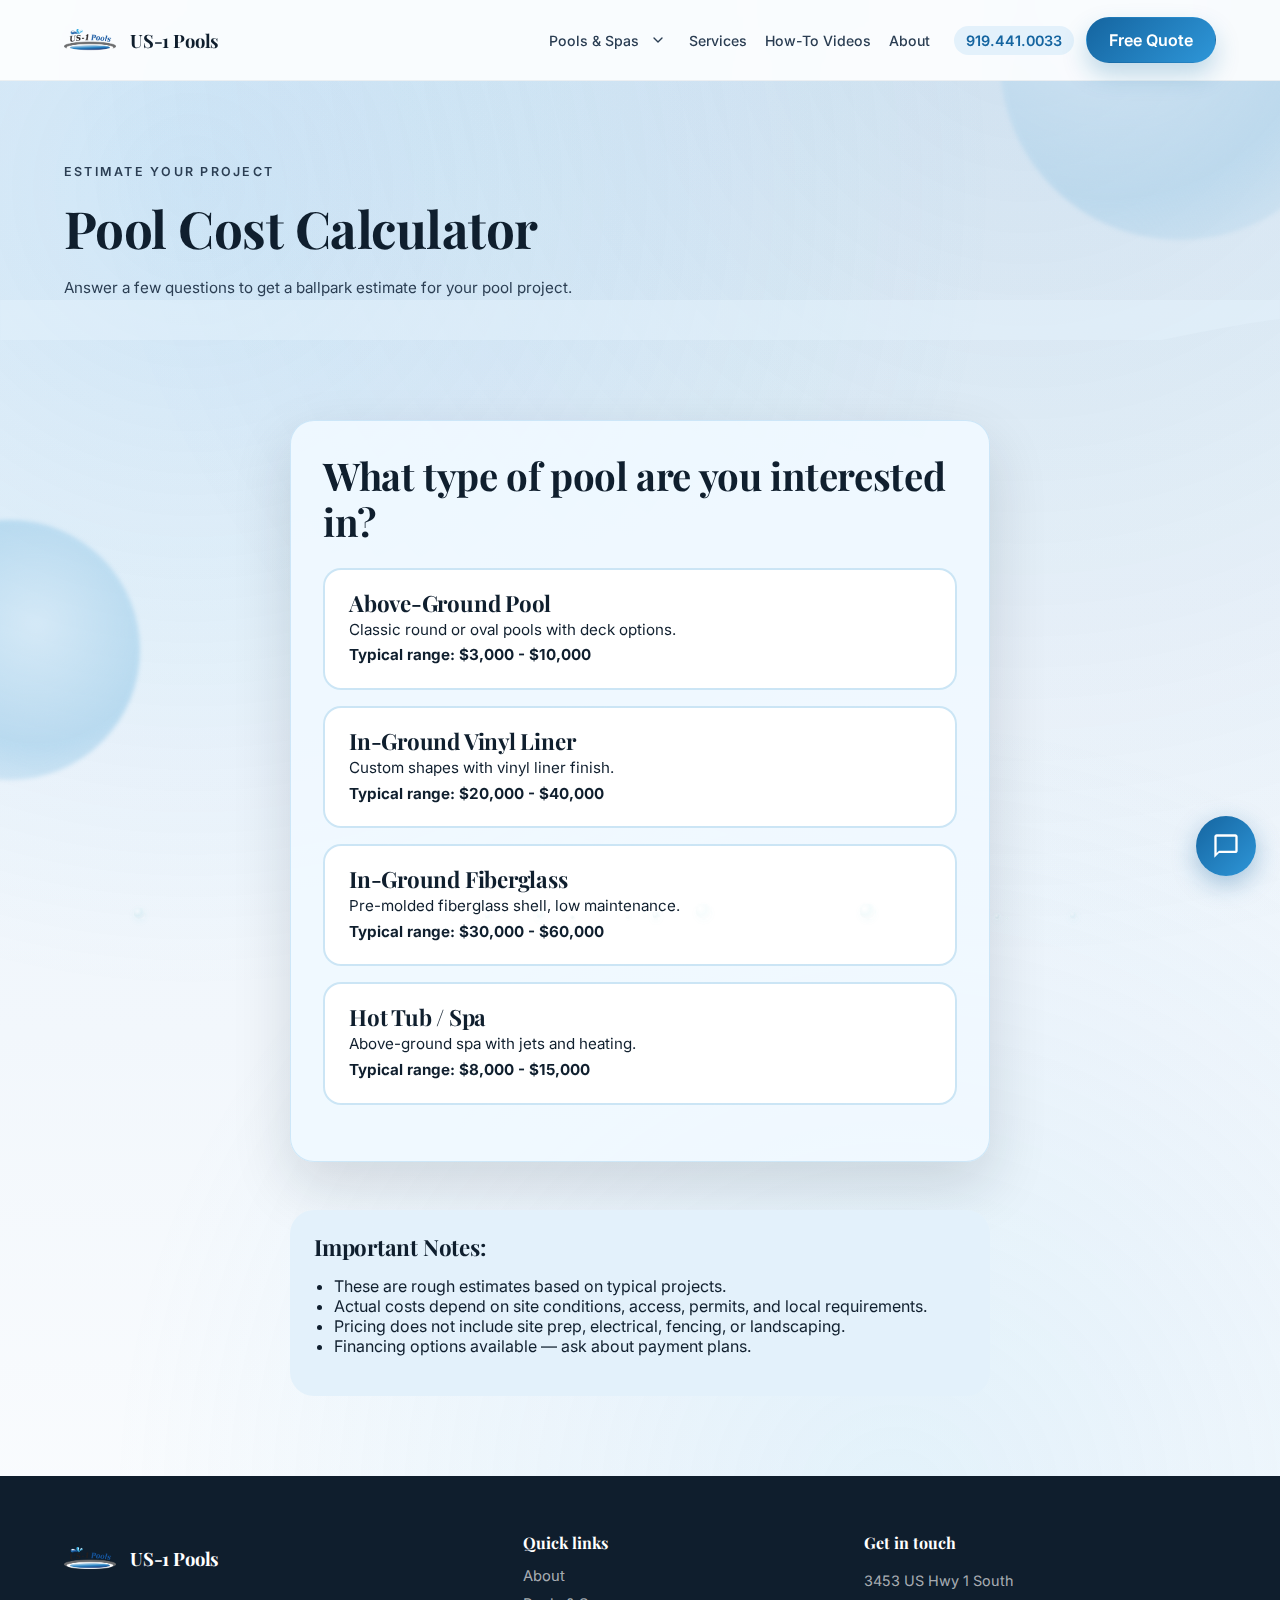
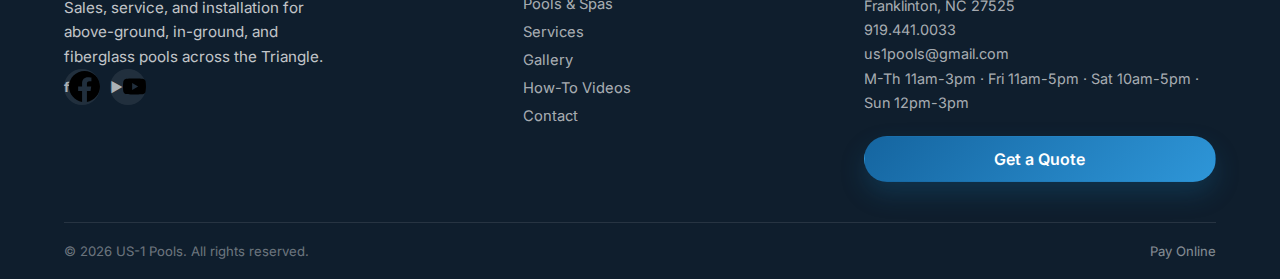
<file: calculator.html>
<!DOCTYPE html>
<html lang="en">
<head>
  <meta charset="UTF-8" />
  <meta name="viewport" content="width=device-width, initial-scale=1" />
  <title>Pool Cost Calculator | US-1 Pools</title>
  <meta name="description" content="Get an estimated cost range for your pool project with our interactive calculator." />
  <meta property="og:title" content="Pool Cost Calculator | US-1 Pools" />
  <meta property="og:description" content="Estimate your pool installation cost in minutes." />
  <meta property="og:image" content="https://www.us1pools.com/assets/images/hero.webp" />
  <meta property="og:url" content="https://www.us1pools.com/calculator.html" />
  <meta name="twitter:card" content="summary_large_image" />
  <link rel="canonical" href="https://www.us1pools.com/calculator.html" />
  <link rel="icon" type="image/png" href="assets/images/logo.png" />
  <link rel="preconnect" href="https://fonts.googleapis.com" />
  <link rel="preconnect" href="https://fonts.gstatic.com" crossorigin />
  <link href="https://fonts.googleapis.com/css2?family=Playfair+Display:wght@400;500;600;700&family=Inter:wght@400;500;600;700&display=swap" rel="stylesheet" />
  <link rel="stylesheet" href="styles.css" />
</head>
<body data-page="calculator">
  <a class="skip-link" href="#main">Skip to content</a>

  <div class="bg-orb orb-1" aria-hidden="true"></div>
  <div class="bg-orb orb-2" aria-hidden="true"></div>

  <header class="site-header" id="top">
    <div class="container header-inner">
      <a class="brand" href="index.html">
        <img src="assets/images/logo.png" alt="US-1 Pools logo" />
        <span class="brand-name">US-1 Pools</span>
      </a>
            <button class="nav-toggle" type="button" aria-expanded="false" aria-controls="nav-links">Menu</button>
      <nav class="nav-links" id="nav-links">
        <div class="nav-primary">
          <div class="nav-dropdown">
            <a class="nav-link" href="pools.html" data-page-link="pools">Pools &amp; Spas</a>
            <button class="dropdown-toggle" type="button" aria-expanded="false" aria-controls="dropdown-pools">
              <span class="sr-only">Toggle Pools &amp; Spas menu</span>
              <svg viewBox="0 0 24 24" aria-hidden="true">
                <path d="M6 9l6 6 6-6" fill="none" stroke="currentColor" stroke-width="2" stroke-linecap="round" stroke-linejoin="round" />
              </svg>
            </button>
            <div class="dropdown-menu" id="dropdown-pools">
              <a href="above-ground.html">Above Ground</a>
              <a href="in-ground.html">In-Ground &amp; Fiberglass</a>
              <a href="hot-tubs.html">Hot Tubs &amp; Swim Spas</a>
              <a href="liners.html">Liners</a>
              <a href="gallery.html">Gallery</a>
            </div>
          </div>
          <a class="nav-link" href="services.html" data-page-link="services">Services</a>
          <a class="nav-link nav-highlight" href="videos.html" data-page-link="videos">How-To Videos</a>
          <a class="nav-link" href="about.html" data-page-link="about">About</a>
        </div>
        <div class="nav-actions">
          <a class="nav-phone" href="tel:9194410033">919.441.0033</a>
          <a class="btn btn-primary" href="contact.html">Free Quote</a>
        </div>
      </nav>
    </div>
  </header>

  <main id="main">
    <section class="page-hero">
      <div class="container">
        <p class="eyebrow">Estimate Your Project</p>
        <h1>Pool Cost Calculator</h1>
        <p>Answer a few questions to get a ballpark estimate for your pool project.</p>
      </div>
    </section>

    <section class="section">
      <div class="container" style="max-width: 700px;">
        <div class="calculator" id="poolCalculator">
          <!-- Step 1: Pool Type -->
          <div class="calculator-step active" data-step="1">
            <h2>What type of pool are you interested in?</h2>
            <div class="calculator-options">
              <div class="calculator-option" data-value="above-ground" data-cost="3000-10000">
                <h3>Above-Ground Pool</h3>
                <p>Classic round or oval pools with deck options.</p>
                <p><strong>Typical range: $3,000 - $10,000</strong></p>
              </div>
              <div class="calculator-option" data-value="in-ground-vinyl" data-cost="20000-40000">
                <h3>In-Ground Vinyl Liner</h3>
                <p>Custom shapes with vinyl liner finish.</p>
                <p><strong>Typical range: $20,000 - $40,000</strong></p>
              </div>
              <div class="calculator-option" data-value="in-ground-fiberglass" data-cost="30000-60000">
                <h3>In-Ground Fiberglass</h3>
                <p>Pre-molded fiberglass shell, low maintenance.</p>
                <p><strong>Typical range: $30,000 - $60,000</strong></p>
              </div>
              <div class="calculator-option" data-value="spa" data-cost="8000-15000">
                <h3>Hot Tub / Spa</h3>
                <p>Above-ground spa with jets and heating.</p>
                <p><strong>Typical range: $8,000 - $15,000</strong></p>
              </div>
            </div>
          </div>

          <!-- Step 2: Size -->
          <div class="calculator-step" data-step="2">
            <h2>What size are you considering?</h2>
            <div class="calculator-options">
              <div class="calculator-option" data-value="small" data-multiplier="0.8">
                <h3>Small</h3>
                <p>12-18 ft diameter (above-ground) or 12x24 ft (in-ground)</p>
              </div>
              <div class="calculator-option" data-value="medium" data-multiplier="1">
                <h3>Medium</h3>
                <p>18-24 ft diameter (above-ground) or 16x32 ft (in-ground)</p>
              </div>
              <div class="calculator-option" data-value="large" data-multiplier="1.3">
                <h3>Large</h3>
                <p>24+ ft diameter (above-ground) or 18x36+ ft (in-ground)</p>
              </div>
            </div>
            <button class="btn btn-ghost" onclick="previousStep()">← Back</button>
          </div>

          <!-- Step 3: Features -->
          <div class="calculator-step" data-step="3">
            <h2>Any additional features?</h2>
            <div class="calculator-options">
              <div class="calculator-option" data-value="basic" data-addition="0">
                <h3>Basic Package</h3>
                <p>Standard pump, filter, and ladder/stairs.</p>
              </div>
              <div class="calculator-option" data-value="mid" data-addition="3000">
                <h3>Mid-Level</h3>
                <p>+ LED lighting, upgraded filter, heater.</p>
                <p><strong>+$3,000 - $5,000</strong></p>
              </div>
              <div class="calculator-option" data-value="premium" data-addition="8000">
                <h3>Premium</h3>
                <p>+ Automation, salt system, LED package, cover.</p>
                <p><strong>+$8,000 - $12,000</strong></p>
              </div>
            </div>
            <button class="btn btn-ghost" onclick="previousStep()">← Back</button>
          </div>

          <!-- Step 4: Timeline -->
          <div class="calculator-step" data-step="4">
            <h2>When are you looking to install?</h2>
            <div class="calculator-options">
              <div class="calculator-option" data-value="spring">
                <h3>Spring (March-May)</h3>
                <p>Peak season, ready for summer.</p>
              </div>
              <div class="calculator-option" data-value="summer">
                <h3>Summer (June-August)</h3>
                <p>High demand period.</p>
              </div>
              <div class="calculator-option" data-value="fall">
                <h3>Fall (September-November)</h3>
                <p>Good availability, ready for next season.</p>
              </div>
              <div class="calculator-option" data-value="planning">
                <h3>Just Planning</h3>
                <p>Researching options for future install.</p>
              </div>
            </div>
            <button class="btn btn-ghost" onclick="previousStep()">← Back</button>
          </div>

          <!-- Result -->
          <div class="calculator-step" data-step="result" style="display:none;">
            <div class="calculator-result">
              <p class="eyebrow" style="color: rgba(255,255,255,0.9);">Estimated Cost Range</p>
              <h3 id="calculatorResult">$0 - $0</h3>
              <p id="calculatorDetails">Based on your selections</p>
            </div>
            <div style="margin-top: 24px; text-align: center;">
              <p><strong>Ready to get an exact quote?</strong></p>
              <p>Every project is unique. Contact us for a detailed estimate based on your specific site and needs.</p>
              <div class="hero-actions" style="margin-top: 24px; justify-content: center;">
                <a class="btn btn-primary" href="contact.html">Request Detailed Quote</a>
                <button class="btn btn-ghost" onclick="resetCalculator()">Start Over</button>
              </div>
            </div>
          </div>
        </div>

        <div style="margin-top: 48px; padding: 24px; background: var(--seafoam); border-radius: var(--radius-lg);">
          <h3>Important Notes:</h3>
          <ul style="margin: 16px 0; padding-left: 20px;">
            <li>These are rough estimates based on typical projects.</li>
            <li>Actual costs depend on site conditions, access, permits, and local requirements.</li>
            <li>Pricing does not include site prep, electrical, fencing, or landscaping.</li>
            <li>Financing options available — ask about payment plans.</li>
          </ul>
        </div>
      </div>
    </section>
  </main>

  <footer class="site-footer">
    <div class="container">
      <div class="footer-inner">
        <div>
          <div class="brand">
            <img src="assets/images/logo.png" alt="US-1 Pools logo" />
            <span class="brand-name">US-1 Pools</span>
          </div>
          <p class="footer-tagline">Sales, service, and installation for above-ground, in-ground, and fiberglass pools across the Triangle.</p>
          <div class="footer-social">
            <a href="https://www.facebook.com/us1pools" target="_blank" rel="noopener noreferrer" aria-label="Facebook"><svg viewBox="0 0 24 24" aria-hidden="true"><path d="M24 12.073c0-6.627-5.373-12-12-12s-12 5.373-12 12c0 5.99 4.388 10.954 10.125 11.854v-8.385H7.078v-3.47h3.047V9.43c0-3.007 1.792-4.669 4.533-4.669 1.312 0 2.686.235 2.686.235v2.953H15.83c-1.491 0-1.956.925-1.956 1.874v2.25h3.328l-.532 3.47h-2.796v8.385C19.612 23.027 24 18.062 24 12.073z"/></svg></a>
            <a href="https://www.youtube.com/@US-1Pools" target="_blank" rel="noopener noreferrer" aria-label="YouTube"><svg viewBox="0 0 24 24" aria-hidden="true"><path d="M23.498 6.186a3.016 3.016 0 0 0-2.122-2.136C19.505 3.545 12 3.545 12 3.545s-7.505 0-9.377.505A3.017 3.017 0 0 0 .502 6.186C0 8.07 0 12 0 12s0 3.93.502 5.814a3.016 3.016 0 0 0 2.122 2.136c1.871.505 9.376.505 9.376.505s7.505 0 9.377-.505a3.015 3.015 0 0 0 2.122-2.136C24 15.93 24 12 24 12s0-3.93-.502-5.814zM9.545 15.568V8.432L15.818 12l-6.273 3.568z"/></svg></a>
          </div>
        </div>
        <div class="footer-links">
          <span class="footer-links-heading">Quick links</span>
          <a href="about.html">About</a>
          <a href="pools.html">Pools &amp; Spas</a>
          <a href="services.html">Services</a>
          <a href="gallery.html">Gallery</a>
          <a href="videos.html">How-To Videos</a>
          <a href="contact.html">Contact</a>
        </div>
        <div class="footer-meta">
          <span class="footer-meta-heading">Get in touch</span>
          <div class="footer-contact">
            <div>3453 US Hwy 1 South</div>
            <div>Franklinton, NC 27525</div>
            <div><a href="tel:9194410033">919.441.0033</a></div>
            <div><a href="mailto:us1pools@gmail.com">us1pools@gmail.com</a></div>
            <div data-seasonal>M-Th 11-3 &middot; Fri 11-5 &middot; Sat 10-5 &middot; Sun 12-3</div>
          </div>
          <a class="btn btn-primary" href="contact.html" style="margin-top:4px">Get a Quote</a>
        </div>
      </div>
      <div class="footer-bottom">
        <span>&copy; 2026 US-1 Pools. All rights reserved.</span>
        <a href="https://buy.stripe.com/5kA4iY3xm30agFObII" target="_blank" rel="noopener noreferrer" style="color:rgba(255,255,255,0.5)">Pay Online</a>
      </div>
    </div>
  </footer>

  <script src="script.js"></script>
  <script>
    let selections = {};
    let currentStep = 1;

    document.querySelectorAll('.calculator-option').forEach(option => {
      option.addEventListener('click', function() {
        const step = this.closest('.calculator-step');
        const stepNum = step.dataset.step;

        // Clear previous selection in this step
        step.querySelectorAll('.calculator-option').forEach(opt => opt.classList.remove('selected'));
        this.classList.add('selected');

        // Store selection
        selections['step' + stepNum] = {
          value: this.dataset.value,
          cost: this.dataset.cost,
          multiplier: parseFloat(this.dataset.multiplier) || 1,
          addition: parseInt(this.dataset.addition) || 0
        };

        // Auto-advance after short delay
        setTimeout(() => nextStep(), 400);
      });
    });

    function nextStep() {
      const currentStepEl = document.querySelector(`[data-step="${currentStep}"]`);
      currentStepEl.classList.remove('active');
      currentStep++;

      if (currentStep === 5) {
        calculateResult();
        return;
      }

      const nextStepEl = document.querySelector(`[data-step="${currentStep}"]`);
      nextStepEl.classList.add('active');
      nextStepEl.style.display = 'block';
    }

    function previousStep() {
      const currentStepEl = document.querySelector(`[data-step="${currentStep}"]`);
      currentStepEl.classList.remove('active');
      currentStepEl.style.display = 'none';
      currentStep--;
      const prevStepEl = document.querySelector(`[data-step="${currentStep}"]`);
      prevStepEl.classList.add('active');
      prevStepEl.style.display = 'block';
    }

    function calculateResult() {
      // Get base cost from step 1
      const baseCostRange = selections.step1?.cost?.split('-') || ['0', '0'];
      let lowEstimate = parseInt(baseCostRange[0]);
      let highEstimate = parseInt(baseCostRange[1]);

      // Apply size multiplier from step 2
      const multiplier = selections.step2?.multiplier || 1;
      lowEstimate *= multiplier;
      highEstimate *= multiplier;

      // Add features from step 3
      const addition = selections.step3?.addition || 0;
      lowEstimate += addition;
      highEstimate += addition;

      // Format and display
      const resultEl = document.getElementById('calculatorResult');
      resultEl.textContent = `$${lowEstimate.toLocaleString()} - $${highEstimate.toLocaleString()}`;

      const detailsEl = document.getElementById('calculatorDetails');
      const typeLabels = {
        'above-ground': 'Above-ground pool',
        'in-ground-vinyl': 'In-ground vinyl liner pool',
        'in-ground-fiberglass': 'In-ground fiberglass pool',
        'spa': 'Hot tub / spa'
      };
      const sizeLabels = { 'small': 'small', 'medium': 'medium', 'large': 'large' };
      const featureLabels = { 'basic': 'basic', 'mid': 'mid-level', 'premium': 'premium' };

      detailsEl.textContent = `${sizeLabels[selections.step2?.value] || ''} ${typeLabels[selections.step1?.value] || ''} with ${featureLabels[selections.step3?.value] || ''} features`;

      // Show result
      document.querySelectorAll('.calculator-step').forEach(step => {
        step.classList.remove('active');
        step.style.display = 'none';
      });
      const resultStep = document.querySelector('[data-step="result"]');
      resultStep.style.display = 'block';
    }

    function resetCalculator() {
      selections = {};
      currentStep = 1;
      document.querySelectorAll('.calculator-step').forEach(step => {
        step.classList.remove('active');
        step.style.display = 'none';
      });
      document.querySelectorAll('.calculator-option').forEach(opt => opt.classList.remove('selected'));
      document.querySelector('[data-step="1"]').classList.add('active');
      document.querySelector('[data-step="1"]').style.display = 'block';
    }
  </script>
  <script type="application/ld+json">
    {
          "@context": "https://schema.org",
          "@type": "WebApplication",
          "name": "Pool Cost Calculator",
          "description": "Estimate the cost of a new pool installation in North Carolina. Get ballpark pricing for above-ground, in-ground, and fiberglass pools.",
          "url": "https://www.us1pools.com/calculator.html",
          "applicationCategory": "UtilityApplication",
          "operatingSystem": "Any",
          "offers": {
                "@type": "Offer",
                "price": "0",
                "priceCurrency": "USD"
          }
    }
  </script>
  <script type="application/ld+json">
    {
          "@context": "https://schema.org",
          "@type": "BreadcrumbList",
          "itemListElement": [
                {
                      "@type": "ListItem",
                      "position": 1,
                      "name": "Home",
                      "item": "https://www.us1pools.com"
                },
                {
                      "@type": "ListItem",
                      "position": 2,
                      "name": "Pool Cost Calculator"
                }
          ]
    }
  </script>
</body>
</html>
</file>
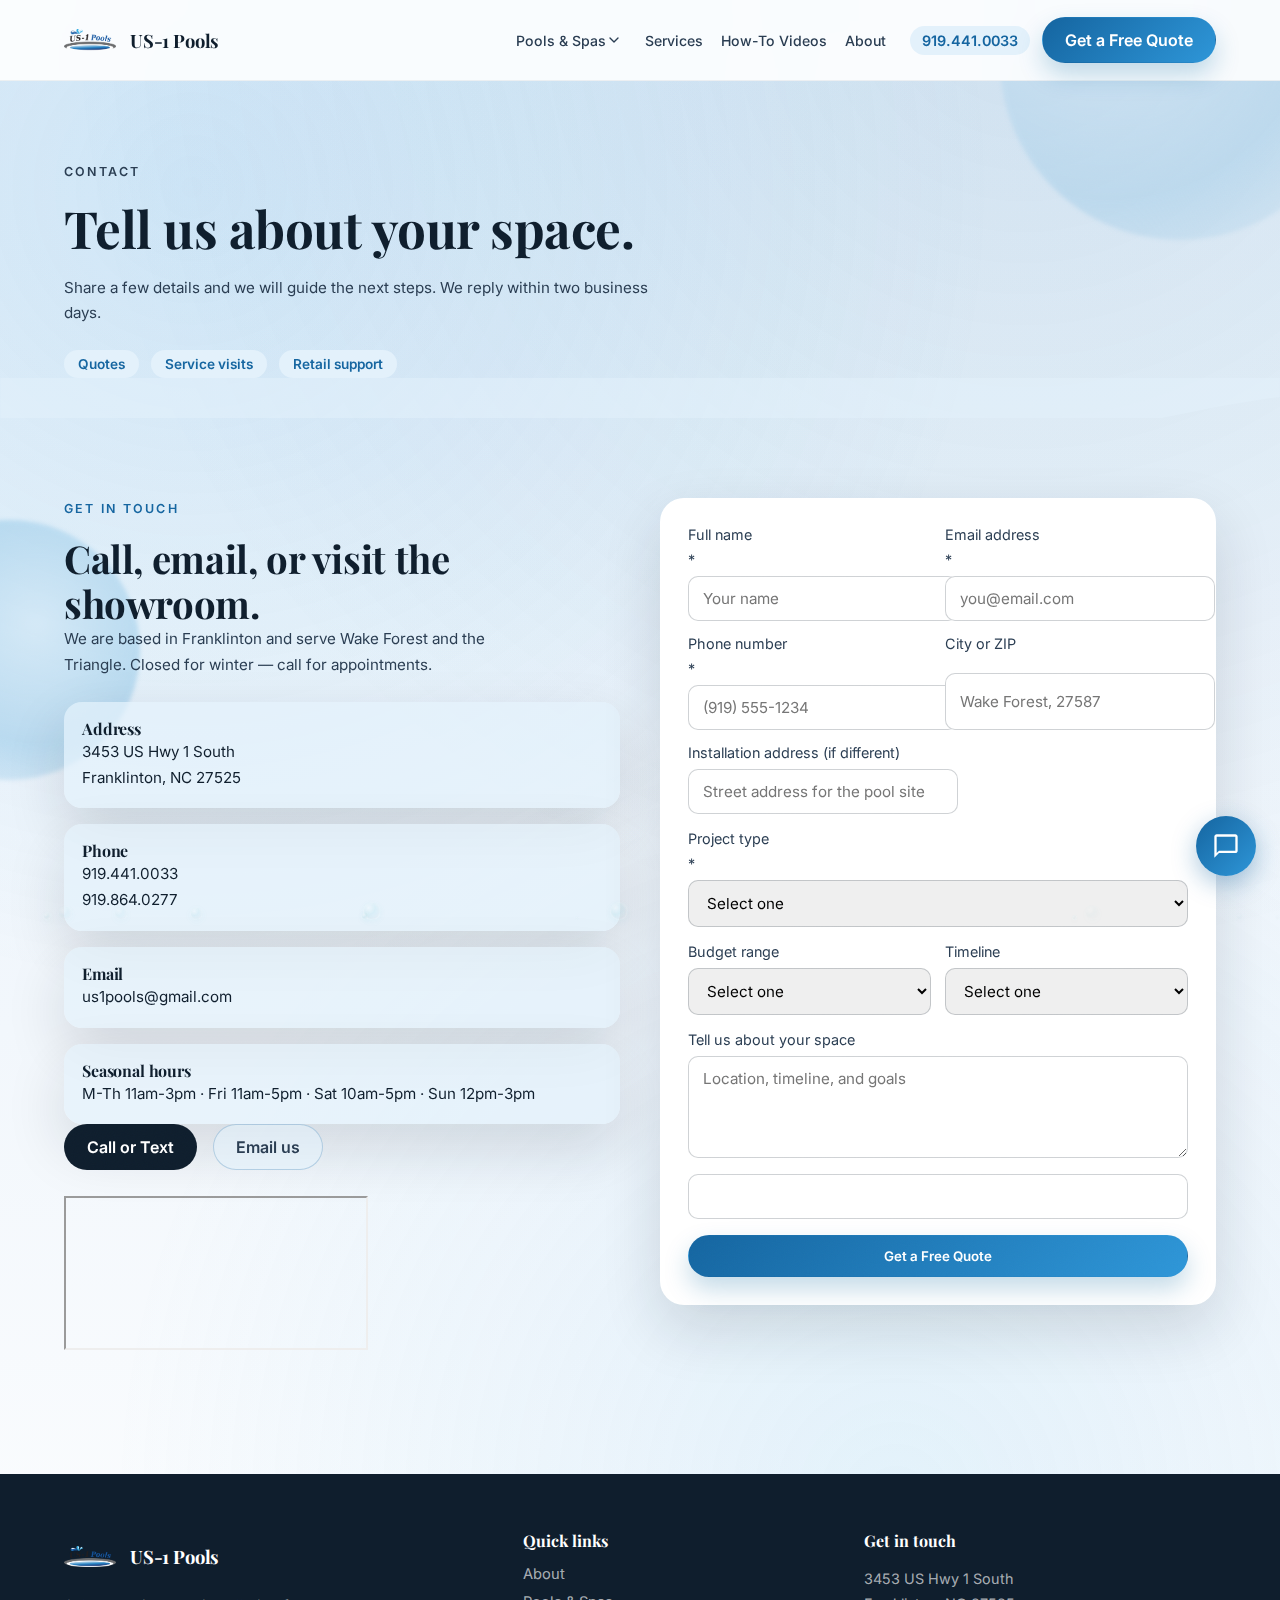
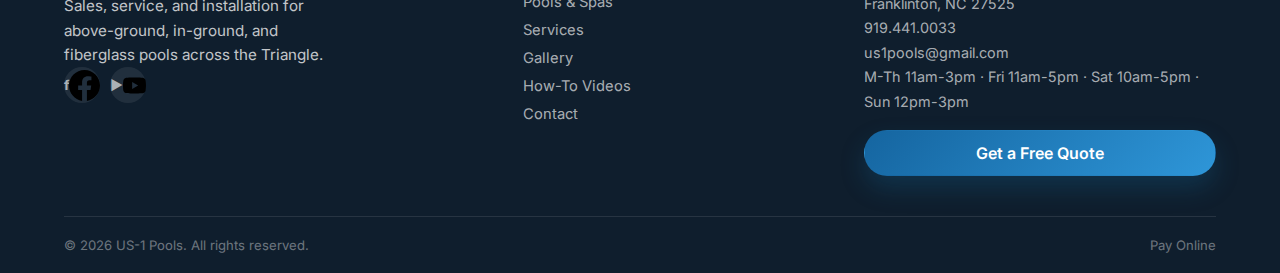
<file: contact.html>
<!DOCTYPE html>
<html lang="en">
<head>
  <meta charset="UTF-8" />
  <meta name="viewport" content="width=device-width, initial-scale=1" />
  <title>Contact | US-1 Pools</title>
  <meta name="description" content="Contact US-1 Pools for pool quotes, installs, and service across Franklinton and the Triangle." />
  <meta property="og:title" content="Contact | US-1 Pools" />
  <meta property="og:description" content="Request a quote or service visit from US-1 Pools." />
  <meta property="og:image" content="https://www.us1pools.com/assets/images/hero.webp" />
  <meta property="og:url" content="https://www.us1pools.com/contact.html" />
  <meta name="twitter:card" content="summary_large_image" />
  <meta name="twitter:title" content="Contact | US-1 Pools" />
  <meta name="twitter:description" content="Request a quote or service visit from US-1 Pools." />
  <meta name="twitter:image" content="https://www.us1pools.com/assets/images/hero.webp" />
  <link rel="canonical" href="https://www.us1pools.com/contact.html" />
  <link rel="icon" type="image/png" href="assets/images/logo.png" />
  <link rel="preconnect" href="https://fonts.googleapis.com" />
  <link rel="preconnect" href="https://fonts.gstatic.com" crossorigin />
  <link href="https://fonts.googleapis.com/css2?family=Playfair+Display:wght@400;500;600;700&family=Inter:wght@400;500;600;700&display=swap" rel="stylesheet" />
  <link rel="stylesheet" href="styles.css" />
</head>
<body data-page="contact">
  <a class="skip-link" href="#main">Skip to content</a>

  <div class="bg-orb orb-1" aria-hidden="true"></div>
  <div class="bg-orb orb-2" aria-hidden="true"></div>

  <header class="site-header" id="top">
    <div class="container header-inner">
      <a class="brand" href="index.html">
        <img src="assets/images/logo.png" alt="US-1 Pools logo" width="2500" height="1029" />
        <span class="brand-name">US-1 Pools</span>
      </a>
            <button class="nav-toggle" type="button" aria-expanded="false" aria-controls="nav-links">Menu</button>
      <nav class="nav-links" id="nav-links">
        <div class="nav-primary">
          <div class="nav-dropdown">
            <button class="nav-link dropdown-toggle" type="button" aria-expanded="false" aria-controls="dropdown-pools" data-page-link="pools">
              Pools &amp; Spas
              <svg class="dropdown-chevron" viewBox="0 0 24 24" aria-hidden="true">
                <path d="M6 9l6 6 6-6" fill="none" stroke="currentColor" stroke-width="2" stroke-linecap="round" stroke-linejoin="round" />
              </svg>
            </button>
            <div class="dropdown-menu" id="dropdown-pools">
              <a href="pools.html">View All Pools &amp; Spas</a>
              <a href="above-ground.html">Above Ground</a>
              <a href="in-ground.html">In-Ground &amp; Fiberglass</a>
              <a href="hot-tubs.html">Hot Tubs &amp; Swim Spas</a>
              <a href="liners.html">Liners</a>
              <a href="gallery.html">Gallery</a>
            </div>
          </div>
          <a class="nav-link" href="services.html" data-page-link="services">Services</a>
          <a class="nav-link nav-highlight" href="videos.html" data-page-link="videos">How-To Videos</a>
          <a class="nav-link" href="about.html" data-page-link="about">About</a>
        </div>
        <div class="nav-actions">
          <a class="nav-phone" href="tel:9194410033">919.441.0033</a>
          <a class="btn btn-primary" href="contact.html">Get a Free Quote</a>
        </div>
      </nav>
    </div>
  </header>

  <main id="main">
    <section class="page-hero">
      <div class="container">
        <p class="eyebrow">Contact</p>
        <h1>Tell us about your space.</h1>
        <p>Share a few details and we will guide the next steps. We reply within two business days.</p>
        <div class="page-meta">
          <span class="meta-chip">Quotes</span>
          <span class="meta-chip">Service visits</span>
          <span class="meta-chip">Retail support</span>
        </div>
      </div>
    </section>

    <section class="section contact reveal">
      <div class="container contact-grid">
        <div>
          <p class="eyebrow">Get in touch</p>
          <h2>Call, email, or visit the showroom.</h2>
          <p class="section-sub">We are based in Franklinton and serve Wake Forest and the Triangle. Closed for winter — call for appointments.</p>
          <div class="contact-cards">
            <div>
              <h4>Address</h4>
              <p>3453 US Hwy 1 South<br />Franklinton, NC 27525</p>
            </div>
            <div>
              <h4>Phone</h4>
              <p><a href="tel:9194410033">919.441.0033</a><br /><a href="tel:9198640277">919.864.0277</a></p>
            </div>
            <div>
              <h4>Email</h4>
              <p><a href="mailto:us1pools@gmail.com">us1pools@gmail.com</a></p>
            </div>
            <div>
              <h4>Seasonal hours</h4>
              <p data-seasonal>M-Th 11am-3pm · Fri 11am-5pm · Sat 10am-5pm · Sun 12pm-3pm</p>
            </div>
          </div>
          <div class="hero-actions">
            <a class="btn btn-secondary" href="tel:9194410033">Call or Text</a>
            <a class="btn btn-ghost" href="mailto:us1pools@gmail.com">Email us</a>
          </div>
          <div class="map-embed">
            <iframe
              src="https://www.google.com/maps/embed?pb=!1m18!1m12!1m3!1d3227.8951234567!2d-78.4567890!3d36.1234567!2m3!1f0!2f0!3f0!3m2!1i1024!2i768!4f13.1!3m3!1m2!1s0x0%3A0x0!2zMzbCsDA3JzI0LjQiTiA3OMKwMjcnMjQuNCJX!5e0!3m2!1sen!2sus!4v1234567890"
              class="map-embed-frame"
              allowfullscreen=""
              loading="lazy"
              referrerpolicy="no-referrer-when-downgrade"
              title="US-1 Pools location map">
            </iframe>
          </div>
        </div>
        <form class="contact-form" id="contactForm">
          <div class="form-grid">
            <label>
              Full name <span class="required" aria-hidden="true">*</span>
              <input type="text" name="name" placeholder="Your name" autocomplete="name" required />
            </label>
            <label>
              Email address <span class="required" aria-hidden="true">*</span>
              <input type="email" name="email" placeholder="you@email.com" autocomplete="email" required />
            </label>
            <label>
              Phone number <span class="required" aria-hidden="true">*</span>
              <input type="tel" name="phone" placeholder="(919) 555-1234" autocomplete="tel" inputmode="tel" required />
            </label>
            <label>
              City or ZIP
              <input type="text" name="location" placeholder="Wake Forest, 27587" autocomplete="postal-code" />
            </label>
            <label>
              Installation address (if different)
              <input type="text" name="install_address" placeholder="Street address for the pool site" autocomplete="street-address" />
            </label>
          </div>
          <label>
            Project type <span class="required" aria-hidden="true">*</span>
            <select name="project" required>
              <option value="">Select one</option>
              <option>Above ground pool</option>
              <option>In-ground pool</option>
              <option>Hot tub / spa</option>
              <option>Service / maintenance</option>
              <option>Equipment upgrade</option>
              <option>Retail / water testing</option>
            </select>
          </label>
          <div class="form-grid">
            <label>
              Budget range
              <select name="budget">
                <option value="">Select one</option>
                <option>Under $10k</option>
                <option>$10k - $25k</option>
                <option>$25k - $50k</option>
                <option>$50k+</option>
              </select>
            </label>
            <label>
              Timeline
              <select name="timeline">
                <option value="">Select one</option>
                <option>ASAP</option>
                <option>Next 1-3 months</option>
                <option>Next 3-6 months</option>
                <option>Just researching</option>
              </select>
            </label>
          </div>
          <label>
            Tell us about your space
            <textarea name="details" rows="4" placeholder="Location, timeline, and goals"></textarea>
          </label>
          <!-- Honeypot field (hidden from users, catches bots) -->
          <input type="text" name="website" class="honeypot-field" tabindex="-1" autocomplete="off" aria-hidden="true" />
          <div id="formStatus" class="form-status" hidden aria-live="polite" role="status"></div>
          <button class="btn btn-primary" type="submit" id="submitBtn">Get a Free Quote</button>
        </form>
      </div>
    </section>
  </main>

  <footer class="site-footer">
    <div class="container">
      <div class="footer-inner">
        <div>
          <div class="brand">
            <img src="assets/images/logo.png" alt="US-1 Pools logo" width="2500" height="1029" />
            <span class="brand-name">US-1 Pools</span>
          </div>
          <p class="footer-tagline">Sales, service, and installation for above-ground, in-ground, and fiberglass pools across the Triangle.</p>
          <div class="footer-social">
            <a href="https://www.facebook.com/us1pools" target="_blank" rel="noopener noreferrer" aria-label="Facebook"><svg viewBox="0 0 24 24" aria-hidden="true"><path d="M24 12.073c0-6.627-5.373-12-12-12s-12 5.373-12 12c0 5.99 4.388 10.954 10.125 11.854v-8.385H7.078v-3.47h3.047V9.43c0-3.007 1.792-4.669 4.533-4.669 1.312 0 2.686.235 2.686.235v2.953H15.83c-1.491 0-1.956.925-1.956 1.874v2.25h3.328l-.532 3.47h-2.796v8.385C19.612 23.027 24 18.062 24 12.073z"/></svg></a>
            <a href="https://www.youtube.com/@US-1Pools" target="_blank" rel="noopener noreferrer" aria-label="YouTube"><svg viewBox="0 0 24 24" aria-hidden="true"><path d="M23.498 6.186a3.016 3.016 0 0 0-2.122-2.136C19.505 3.545 12 3.545 12 3.545s-7.505 0-9.377.505A3.017 3.017 0 0 0 .502 6.186C0 8.07 0 12 0 12s0 3.93.502 5.814a3.016 3.016 0 0 0 2.122 2.136c1.871.505 9.376.505 9.376.505s7.505 0 9.377-.505a3.015 3.015 0 0 0 2.122-2.136C24 15.93 24 12 24 12s0-3.93-.502-5.814zM9.545 15.568V8.432L15.818 12l-6.273 3.568z"/></svg></a>
          </div>
        </div>
        <div class="footer-links">
          <span class="footer-links-heading">Quick links</span>
          <a href="about.html">About</a>
          <a href="pools.html">Pools &amp; Spas</a>
          <a href="services.html">Services</a>
          <a href="gallery.html">Gallery</a>
          <a href="videos.html">How-To Videos</a>
          <a href="contact.html">Contact</a>
        </div>
        <div class="footer-meta">
          <span class="footer-meta-heading">Get in touch</span>
          <div class="footer-contact">
            <div>3453 US Hwy 1 South</div>
            <div>Franklinton, NC 27525</div>
            <div><a href="tel:9194410033">919.441.0033</a></div>
            <div><a href="mailto:us1pools@gmail.com">us1pools@gmail.com</a></div>
            <div data-seasonal>M-Th 11-3 &middot; Fri 11-5 &middot; Sat 10-5 &middot; Sun 12-3</div>
          </div>
          <a class="btn btn-primary footer-quote-btn" href="contact.html">Get a Free Quote</a>
        </div>
      </div>
      <div class="footer-bottom">
        <span>&copy; 2026 US-1 Pools. All rights reserved.</span>
        <a href="https://buy.stripe.com/5kA4iY3xm30agFObII" target="_blank" rel="noopener noreferrer" class="footer-pay-link">Pay Online</a>
      </div>
    </div>
  </footer>

  <script defer data-domain="us1pools.com" src="https://plausible.io/js/script.js"></script>
  <script src="script.js"></script>
  <script src="contact-form.js"></script>
  <script type="application/ld+json">
    {
      "@context": "https://schema.org",
      "@type": "LocalBusiness",
      "name": "US-1 Pools",
      "url": "https://www.us1pools.com",
      "telephone": "+1-919-441-0033",
      "email": "us1pools@gmail.com",
      "address": {
        "@type": "PostalAddress",
        "streetAddress": "3453 US Hwy 1 South",
        "addressLocality": "Franklinton",
        "addressRegion": "NC",
        "postalCode": "27525",
        "addressCountry": "US"
      },
      "areaServed": ["Franklinton", "Wake Forest", "Triangle area"]
    }
  </script>
</body>
</html>
</file>
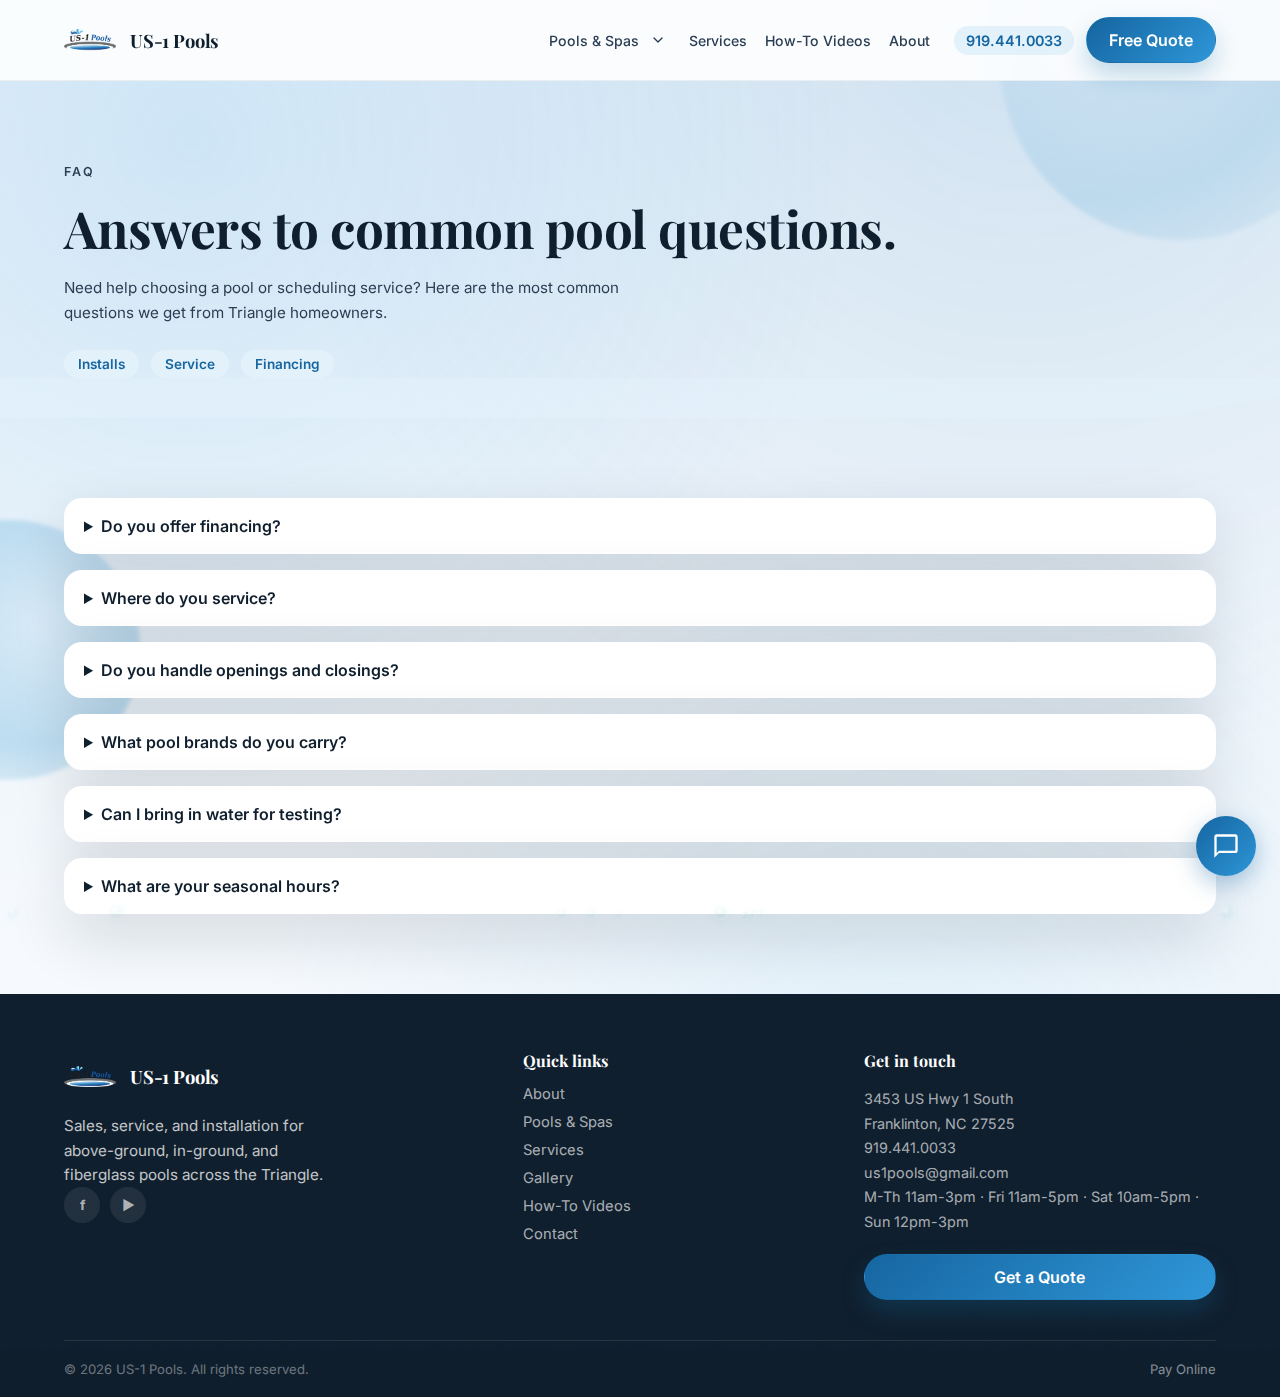
<file: faq.html>
<!DOCTYPE html>
<html lang="en">
<head>
  <meta charset="UTF-8" />
  <meta name="viewport" content="width=device-width, initial-scale=1" />
  <title>FAQ | US-1 Pools</title>
  <meta name="description" content="Frequently asked questions about pool installs, service, and retail support from US-1 Pools." />
  <meta property="og:title" content="FAQ | US-1 Pools" />
  <meta property="og:description" content="Answers to common questions about installs, service, and financing." />
  <meta property="og:image" content="assets/images/hero.webp" />
  <meta name="twitter:card" content="summary_large_image" />
  <meta name="twitter:title" content="FAQ | US-1 Pools" />
  <meta name="twitter:description" content="Answers to common questions about installs, service, and financing." />
  <meta name="twitter:image" content="assets/images/hero.webp" />
  <link rel="canonical" href="https://www.us1pools.com/faq.html" />
  <link rel="icon" type="image/png" href="assets/images/logo.png" />
  <link rel="preconnect" href="https://fonts.googleapis.com" />
  <link rel="preconnect" href="https://fonts.gstatic.com" crossorigin />
  <link href="https://fonts.googleapis.com/css2?family=Playfair+Display:wght@400;500;600;700&family=Inter:wght@400;500;600;700&display=swap" rel="stylesheet" />
  <link rel="stylesheet" href="styles.css" />
</head>
<body data-page="faq">
  <a class="skip-link" href="#main">Skip to content</a>

  <div class="bg-orb orb-1" aria-hidden="true"></div>
  <div class="bg-orb orb-2" aria-hidden="true"></div>

  <header class="site-header" id="top">
    <div class="container header-inner">
      <a class="brand" href="index.html">
        <img src="assets/images/logo.png" alt="US-1 Pools logo" />
        <span class="brand-name">US-1 Pools</span>
      </a>
            <button class="nav-toggle" type="button" aria-expanded="false" aria-controls="nav-links">Menu</button>
      <nav class="nav-links" id="nav-links">
        <div class="nav-primary">
          <div class="nav-dropdown">
            <a class="nav-link" href="pools.html" data-page-link="pools">Pools &amp; Spas</a>
            <button class="dropdown-toggle" type="button" aria-expanded="false" aria-controls="dropdown-pools">
              <span class="sr-only">Toggle Pools &amp; Spas menu</span>
              <svg viewBox="0 0 24 24" aria-hidden="true">
                <path d="M6 9l6 6 6-6" fill="none" stroke="currentColor" stroke-width="2" stroke-linecap="round" stroke-linejoin="round" />
              </svg>
            </button>
            <div class="dropdown-menu" id="dropdown-pools">
              <a href="above-ground.html">Above Ground</a>
              <a href="in-ground.html">In-Ground &amp; Fiberglass</a>
              <a href="hot-tubs.html">Hot Tubs &amp; Swim Spas</a>
              <a href="liners.html">Liners</a>
              <a href="gallery.html">Gallery</a>
            </div>
          </div>
          <a class="nav-link" href="services.html" data-page-link="services">Services</a>
          <a class="nav-link nav-highlight" href="videos.html" data-page-link="videos">How-To Videos</a>
          <a class="nav-link" href="about.html" data-page-link="about">About</a>
        </div>
        <div class="nav-actions">
          <a class="nav-phone" href="tel:9194410033">919.441.0033</a>
          <a class="btn btn-primary" href="contact.html">Free Quote</a>
        </div>
      </nav>
    </div>
  </header>

  <main id="main">
    <section class="page-hero">
      <div class="container">
        <p class="eyebrow">FAQ</p>
        <h1>Answers to common pool questions.</h1>
        <p>Need help choosing a pool or scheduling service? Here are the most common questions we get from Triangle homeowners.</p>
        <div class="page-meta">
          <span class="meta-chip">Installs</span>
          <span class="meta-chip">Service</span>
          <span class="meta-chip">Financing</span>
        </div>
      </div>
    </section>

    <section class="section reveal">
      <div class="container faq-list">
        <details>
          <summary>Do you offer financing?</summary>
          <p>Yes. Financing is available through LightStream and HFS for qualified buyers. Ask us for current options and requirements.</p>
        </details>
        <details>
          <summary>Where do you service?</summary>
          <p>We are based in Franklinton and regularly serve Wake Forest plus the surrounding Triangle area.</p>
        </details>
        <details>
          <summary>Do you handle openings and closings?</summary>
          <p>Yes. We provide seasonal openings and closings, including water balancing and equipment checks.</p>
        </details>
        <details>
          <summary>What pool brands do you carry?</summary>
          <p>We offer Imagine Fiberglass and Pools by Genesis for in-ground builds, plus Cardinal and Latham vinyl liners and above-ground systems like Genesis, Nakoma, and Discovery.</p>
        </details>
        <details>
          <summary>Can I bring in water for testing?</summary>
          <p>Absolutely. Stop by the showroom and we will test your water and recommend the right balance plan.</p>
        </details>
        <details>
          <summary>What are your seasonal hours?</summary>
          <p>We are closed for winter; call us to schedule appointments or service needs.</p>
        </details>
      </div>
    </section>
  </main>

  <footer class="site-footer">
    <div class="container">
      <div class="footer-inner">
        <div>
          <div class="brand">
            <img src="assets/images/logo.png" alt="US-1 Pools logo" />
            <span class="brand-name">US-1 Pools</span>
          </div>
          <p class="footer-tagline">Sales, service, and installation for above-ground, in-ground, and fiberglass pools across the Triangle.</p>
          <div class="footer-social">
            <a href="https://www.facebook.com/us1pools" target="_blank" rel="noopener noreferrer" aria-label="Facebook">FB</a>
            <a href="https://www.youtube.com/@US-1Pools" target="_blank" rel="noopener noreferrer" aria-label="YouTube">YT</a>
          </div>
        </div>
        <div class="footer-links">
          <span class="footer-links-heading">Quick links</span>
          <a href="about.html">About</a>
          <a href="pools.html">Pools &amp; Spas</a>
          <a href="services.html">Services</a>
          <a href="gallery.html">Gallery</a>
          <a href="videos.html">How-To Videos</a>
          <a href="contact.html">Contact</a>
        </div>
        <div class="footer-meta">
          <span class="footer-meta-heading">Get in touch</span>
          <div class="footer-contact">
            <div>3453 US Hwy 1 South</div>
            <div>Franklinton, NC 27525</div>
            <div><a href="tel:9194410033">919.441.0033</a></div>
            <div><a href="mailto:us1pools@gmail.com">us1pools@gmail.com</a></div>
            <div data-seasonal>M-Th 11-3 &middot; Fri 11-5 &middot; Sat 10-5 &middot; Sun 12-3</div>
          </div>
          <a class="btn btn-primary" href="contact.html" style="margin-top:4px">Get a Quote</a>
        </div>
      </div>
      <div class="footer-bottom">
        <span>&copy; 2026 US-1 Pools. All rights reserved.</span>
        <a href="https://buy.stripe.com/5kA4iY3xm30agFObII" target="_blank" rel="noopener noreferrer" style="color:rgba(255,255,255,0.5)">Pay Online</a>
      </div>
    </div>
  </footer>

  <script src="script.js"></script>
  <script type="application/ld+json">
    {
      "@context": "https://schema.org",
      "@type": "FAQPage",
      "mainEntity": [
        {
          "@type": "Question",
          "name": "Do you offer financing?",
          "acceptedAnswer": {
            "@type": "Answer",
            "text": "Yes. Financing is available through LightStream and HFS for qualified buyers. Ask us for current options and requirements."
          }
        },
        {
          "@type": "Question",
          "name": "Where do you service?",
          "acceptedAnswer": {
            "@type": "Answer",
            "text": "We are based in Franklinton and regularly serve Wake Forest plus the surrounding Triangle area."
          }
        },
        {
          "@type": "Question",
          "name": "Do you handle openings and closings?",
          "acceptedAnswer": {
            "@type": "Answer",
            "text": "Yes. We provide seasonal openings and closings, including water balancing and equipment checks."
          }
        },
        {
          "@type": "Question",
          "name": "What pool brands do you carry?",
          "acceptedAnswer": {
            "@type": "Answer",
            "text": "We offer Imagine Fiberglass and Pools by Genesis for in-ground builds, plus Cardinal and Latham vinyl liners and above-ground systems like Genesis, Nakoma, and Discovery."
          }
        },
        {
          "@type": "Question",
          "name": "Can I bring in water for testing?",
          "acceptedAnswer": {
            "@type": "Answer",
            "text": "Absolutely. Stop by the showroom and we will test your water and recommend the right balance plan."
          }
        },
        {
          "@type": "Question",
          "name": "What are your seasonal hours?",
          "acceptedAnswer": {
            "@type": "Answer",
            "text": "We are closed for winter; call us to schedule appointments or service needs."
          }
        }
      ]
    }
  </script>
</body>
</html>
</file>
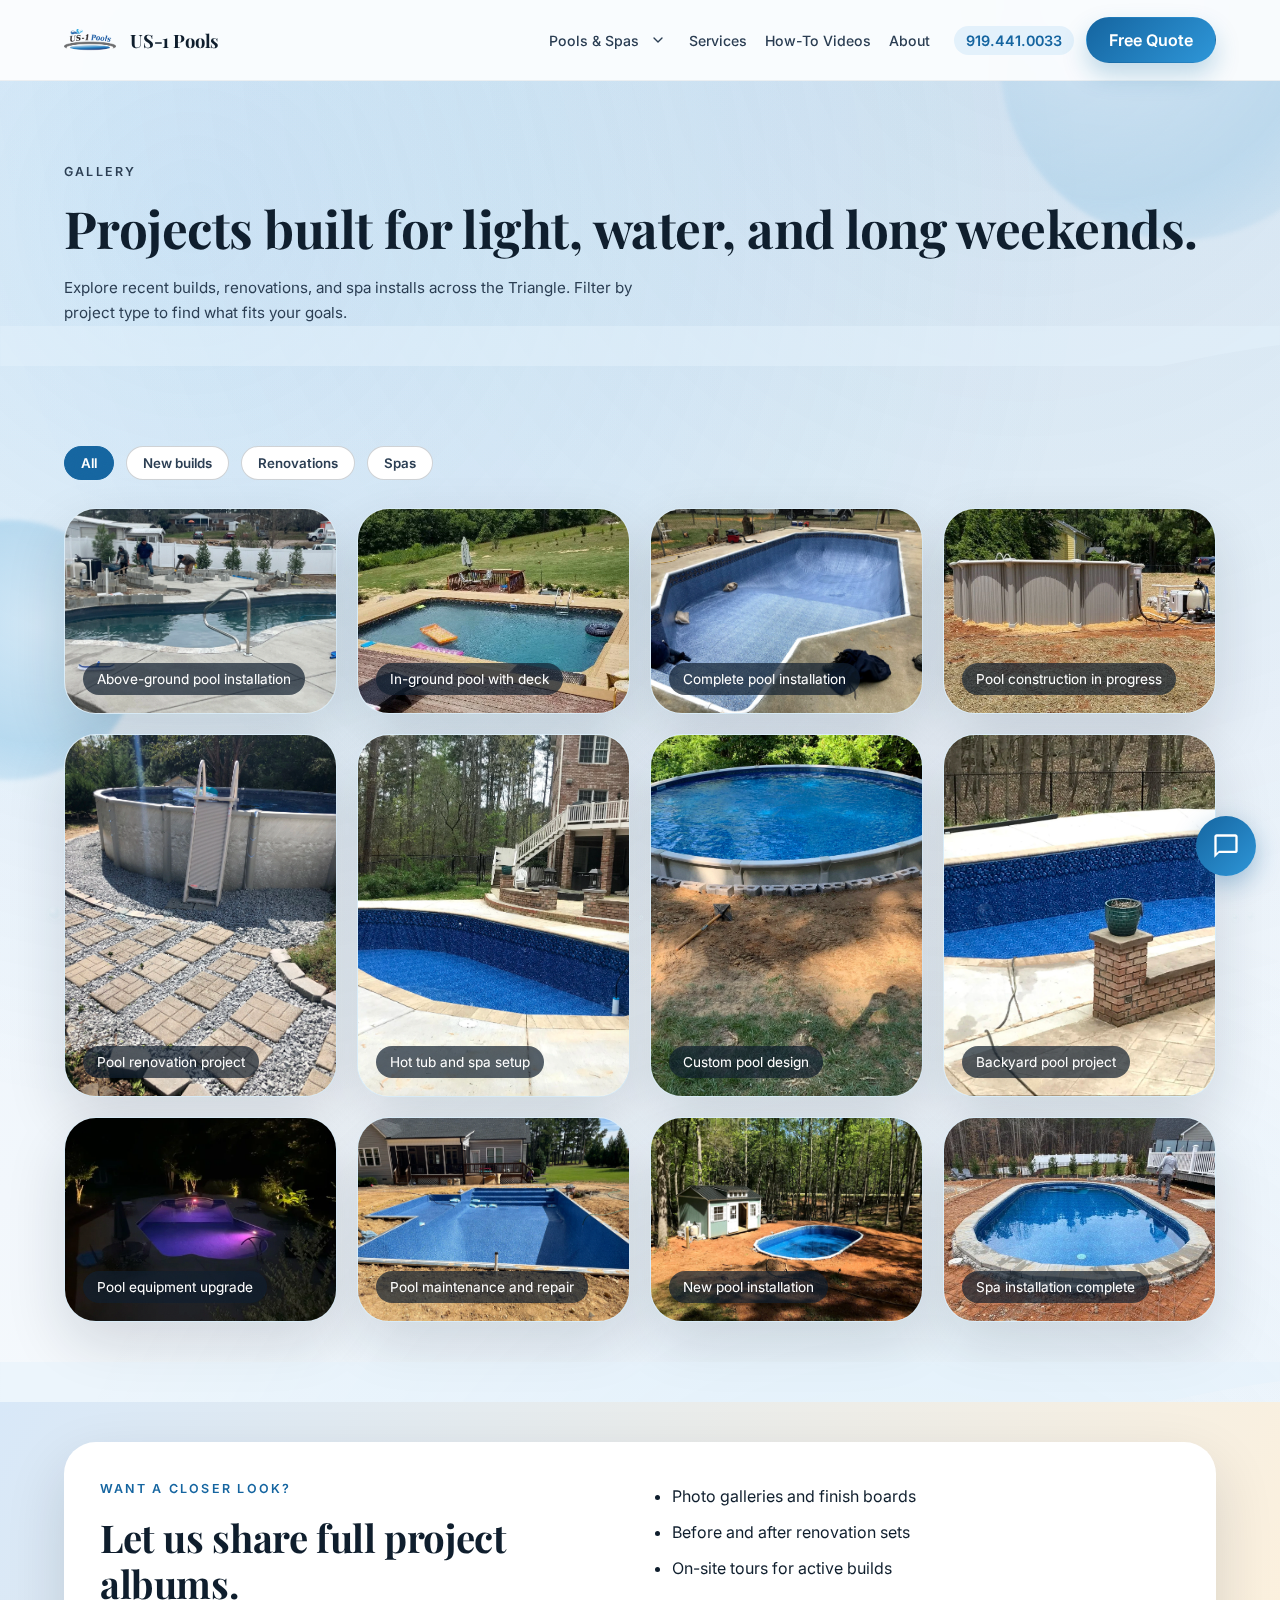
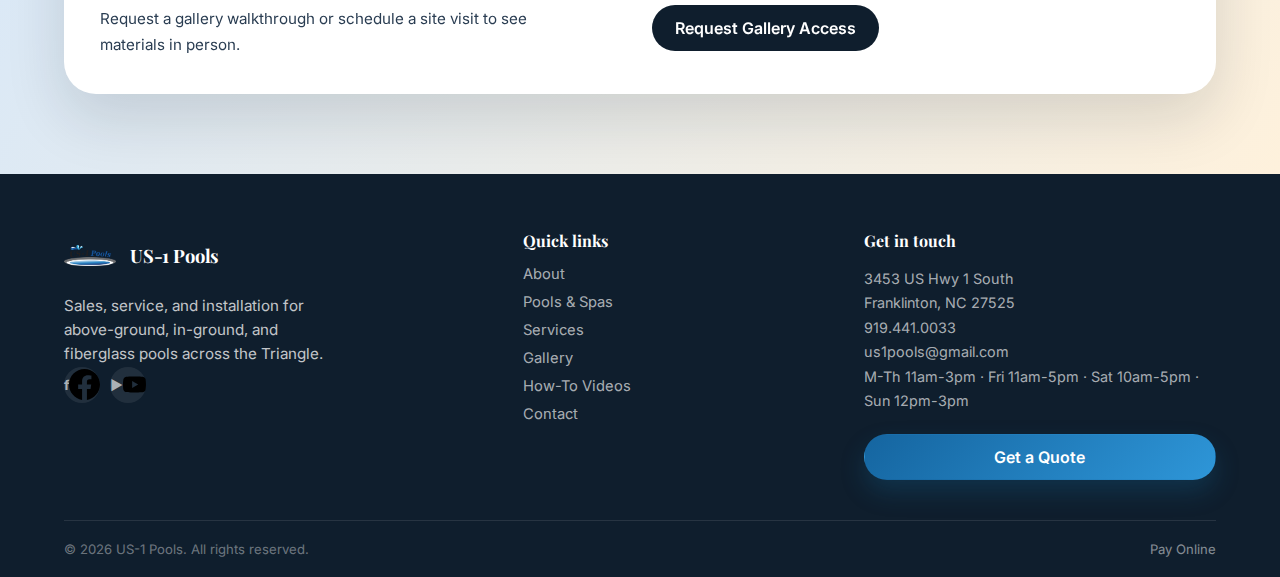
<file: gallery.html>
<!DOCTYPE html>
<html lang="en">
<head>
  <meta charset="UTF-8" />
  <meta name="viewport" content="width=device-width, initial-scale=1" />
  <title>Gallery | US-1 Pools</title>
  <meta name="description" content="Explore featured pool builds, renovations, and spa installs from US-1 Pools." />
  <meta property="og:title" content="Gallery | US-1 Pools" />
  <meta property="og:description" content="See recent builds, renovations, and spa installs." />
  <meta property="og:image" content="https://www.us1pools.com/assets/images/gallery-03.webp" />
  <meta property="og:url" content="https://www.us1pools.com/gallery.html" />
  <meta name="twitter:card" content="summary_large_image" />
  <meta name="twitter:title" content="Gallery | US-1 Pools" />
  <meta name="twitter:description" content="See recent builds, renovations, and spa installs." />
  <meta name="twitter:image" content="https://www.us1pools.com/assets/images/gallery-03.webp" />
  <link rel="canonical" href="https://www.us1pools.com/gallery.html" />
  <link rel="icon" type="image/png" href="assets/images/logo.png" />
  <link rel="preconnect" href="https://fonts.googleapis.com" />
  <link rel="preconnect" href="https://fonts.gstatic.com" crossorigin />
  <link href="https://fonts.googleapis.com/css2?family=Playfair+Display:wght@400;500;600;700&family=Inter:wght@400;500;600;700&display=swap" rel="stylesheet" />
  <link rel="stylesheet" href="styles.css" />
</head>
<body data-page="gallery">
  <a class="skip-link" href="#main">Skip to content</a>

  <div class="bg-orb orb-1" aria-hidden="true"></div>
  <div class="bg-orb orb-2" aria-hidden="true"></div>

  <header class="site-header" id="top">
    <div class="container header-inner">
      <a class="brand" href="index.html">
        <img src="assets/images/logo.png" alt="US-1 Pools logo" />
        <span class="brand-name">US-1 Pools</span>
      </a>
            <button class="nav-toggle" type="button" aria-expanded="false" aria-controls="nav-links">Menu</button>
      <nav class="nav-links" id="nav-links">
        <div class="nav-primary">
          <div class="nav-dropdown">
            <a class="nav-link" href="pools.html" data-page-link="pools">Pools &amp; Spas</a>
            <button class="dropdown-toggle" type="button" aria-expanded="false" aria-controls="dropdown-pools">
              <span class="sr-only">Toggle Pools &amp; Spas menu</span>
              <svg viewBox="0 0 24 24" aria-hidden="true">
                <path d="M6 9l6 6 6-6" fill="none" stroke="currentColor" stroke-width="2" stroke-linecap="round" stroke-linejoin="round" />
              </svg>
            </button>
            <div class="dropdown-menu" id="dropdown-pools">
              <a href="above-ground.html">Above Ground</a>
              <a href="in-ground.html">In-Ground &amp; Fiberglass</a>
              <a href="hot-tubs.html">Hot Tubs &amp; Swim Spas</a>
              <a href="liners.html">Liners</a>
              <a href="gallery.html">Gallery</a>
            </div>
          </div>
          <a class="nav-link" href="services.html" data-page-link="services">Services</a>
          <a class="nav-link nav-highlight" href="videos.html" data-page-link="videos">How-To Videos</a>
          <a class="nav-link" href="about.html" data-page-link="about">About</a>
        </div>
        <div class="nav-actions">
          <a class="nav-phone" href="tel:9194410033">919.441.0033</a>
          <a class="btn btn-primary" href="contact.html">Free Quote</a>
        </div>
      </nav>
    </div>
  </header>

  <main id="main">
    <section class="page-hero">
      <div class="container">
        <p class="eyebrow">Gallery</p>
        <h1>Projects built for light, water, and long weekends.</h1>
        <p>Explore recent builds, renovations, and spa installs across the Triangle. Filter by project type to find what fits your goals.</p>
      </div>
    </section>

    <section class="section reveal">
      <div class="container">
        <div class="filter-bar" role="tablist" aria-label="Gallery filters">
          <button class="filter-button active" data-filter="all" role="tab">All</button>
          <button class="filter-button" data-filter="new-build" role="tab">New builds</button>
          <button class="filter-button" data-filter="renovation" role="tab">Renovations</button>
          <button class="filter-button" data-filter="spa" role="tab">Spas</button>
        </div>

        <div class="gallery-grid">
          <article class="image-card" data-category="new-build">
            <img src="assets/images/pool-01.jpg" alt="Above ground pool installation" loading="lazy" />
            <div class="image-caption">Above-ground pool installation</div>
          </article>
          <article class="image-card" data-category="new-build">
            <img src="assets/images/pool-02.jpg" alt="In-ground pool installation" loading="lazy" />
            <div class="image-caption">In-ground pool with deck</div>
          </article>
          <article class="image-card" data-category="new-build">
            <img src="assets/images/pool-03.jpg" alt="Pool installation project" loading="lazy" />
            <div class="image-caption">Complete pool installation</div>
          </article>
          <article class="image-card" data-category="new-build">
            <img src="assets/images/pool-04.jpg" alt="Pool construction" loading="lazy" />
            <div class="image-caption">Pool construction in progress</div>
          </article>
          <article class="image-card" data-category="renovation">
            <img src="assets/images/pool-05.jpg" alt="Pool renovation" loading="lazy" />
            <div class="image-caption">Pool renovation project</div>
          </article>
          <article class="image-card" data-category="spa">
            <img src="assets/images/pool-06.jpg" alt="Spa installation" loading="lazy" />
            <div class="image-caption">Hot tub and spa setup</div>
          </article>
          <article class="image-card" data-category="new-build">
            <img src="assets/images/pool-07.jpg" alt="Pool installation" loading="lazy" />
            <div class="image-caption">Custom pool design</div>
          </article>
          <article class="image-card" data-category="new-build">
            <img src="assets/images/pool-08.jpg" alt="Pool project" loading="lazy" />
            <div class="image-caption">Backyard pool project</div>
          </article>
          <article class="image-card" data-category="renovation">
            <img src="assets/images/pool-09.jpg" alt="Pool renovation" loading="lazy" />
            <div class="image-caption">Pool equipment upgrade</div>
          </article>
          <article class="image-card" data-category="renovation">
            <img src="assets/images/pool-10.jpg" alt="Pool maintenance" loading="lazy" />
            <div class="image-caption">Pool maintenance and repair</div>
          </article>
          <article class="image-card" data-category="new-build">
            <img src="assets/images/pool-11.jpg" alt="Pool installation" loading="lazy" />
            <div class="image-caption">New pool installation</div>
          </article>
          <article class="image-card" data-category="spa">
            <img src="assets/images/pool-12.jpg" alt="Spa and hot tub" loading="lazy" />
            <div class="image-caption">Spa installation complete</div>
          </article>
        </div>
      </div>
    </section>

    <section class="section clinic reveal">
      <div class="container clinic-card">
        <div>
          <p class="eyebrow">Want a closer look?</p>
          <h2>Let us share full project albums.</h2>
          <p class="section-sub">Request a gallery walkthrough or schedule a site visit to see materials in person.</p>
        </div>
        <div class="clinic-details">
          <ul>
            <li>Photo galleries and finish boards</li>
            <li>Before and after renovation sets</li>
            <li>On-site tours for active builds</li>
          </ul>
          <a class="btn btn-secondary" href="contact.html">Request Gallery Access</a>
        </div>
      </div>
    </section>
  </main>

  <footer class="site-footer">
    <div class="container">
      <div class="footer-inner">
        <div>
          <div class="brand">
            <img src="assets/images/logo.png" alt="US-1 Pools logo" />
            <span class="brand-name">US-1 Pools</span>
          </div>
          <p class="footer-tagline">Sales, service, and installation for above-ground, in-ground, and fiberglass pools across the Triangle.</p>
          <div class="footer-social">
            <a href="https://www.facebook.com/us1pools" target="_blank" rel="noopener noreferrer" aria-label="Facebook"><svg viewBox="0 0 24 24" aria-hidden="true"><path d="M24 12.073c0-6.627-5.373-12-12-12s-12 5.373-12 12c0 5.99 4.388 10.954 10.125 11.854v-8.385H7.078v-3.47h3.047V9.43c0-3.007 1.792-4.669 4.533-4.669 1.312 0 2.686.235 2.686.235v2.953H15.83c-1.491 0-1.956.925-1.956 1.874v2.25h3.328l-.532 3.47h-2.796v8.385C19.612 23.027 24 18.062 24 12.073z"/></svg></a>
            <a href="https://www.youtube.com/@US-1Pools" target="_blank" rel="noopener noreferrer" aria-label="YouTube"><svg viewBox="0 0 24 24" aria-hidden="true"><path d="M23.498 6.186a3.016 3.016 0 0 0-2.122-2.136C19.505 3.545 12 3.545 12 3.545s-7.505 0-9.377.505A3.017 3.017 0 0 0 .502 6.186C0 8.07 0 12 0 12s0 3.93.502 5.814a3.016 3.016 0 0 0 2.122 2.136c1.871.505 9.376.505 9.376.505s7.505 0 9.377-.505a3.015 3.015 0 0 0 2.122-2.136C24 15.93 24 12 24 12s0-3.93-.502-5.814zM9.545 15.568V8.432L15.818 12l-6.273 3.568z"/></svg></a>
          </div>
        </div>
        <div class="footer-links">
          <span class="footer-links-heading">Quick links</span>
          <a href="about.html">About</a>
          <a href="pools.html">Pools &amp; Spas</a>
          <a href="services.html">Services</a>
          <a href="gallery.html">Gallery</a>
          <a href="videos.html">How-To Videos</a>
          <a href="contact.html">Contact</a>
        </div>
        <div class="footer-meta">
          <span class="footer-meta-heading">Get in touch</span>
          <div class="footer-contact">
            <div>3453 US Hwy 1 South</div>
            <div>Franklinton, NC 27525</div>
            <div><a href="tel:9194410033">919.441.0033</a></div>
            <div><a href="mailto:us1pools@gmail.com">us1pools@gmail.com</a></div>
            <div data-seasonal>M-Th 11-3 &middot; Fri 11-5 &middot; Sat 10-5 &middot; Sun 12-3</div>
          </div>
          <a class="btn btn-primary" href="contact.html" style="margin-top:4px">Get a Quote</a>
        </div>
      </div>
      <div class="footer-bottom">
        <span>&copy; 2026 US-1 Pools. All rights reserved.</span>
        <a href="https://buy.stripe.com/5kA4iY3xm30agFObII" target="_blank" rel="noopener noreferrer" style="color:rgba(255,255,255,0.5)">Pay Online</a>
      </div>
    </div>
  </footer>

  <script src="script.js"></script>
  <script type="application/ld+json">
    {
          "@context": "https://schema.org",
          "@type": "ImageGallery",
          "name": "US-1 Pools Project Gallery",
          "description": "Photos of pool installations, renovations, and projects completed by US-1 Pools in Franklinton, NC and the Triangle.",
          "url": "https://www.us1pools.com/gallery.html"
    }
  </script>
  <script type="application/ld+json">
    {
          "@context": "https://schema.org",
          "@type": "BreadcrumbList",
          "itemListElement": [
                {
                      "@type": "ListItem",
                      "position": 1,
                      "name": "Home",
                      "item": "https://www.us1pools.com"
                },
                {
                      "@type": "ListItem",
                      "position": 2,
                      "name": "Gallery"
                }
          ]
    }
  </script>
</body>
</html>
</file>
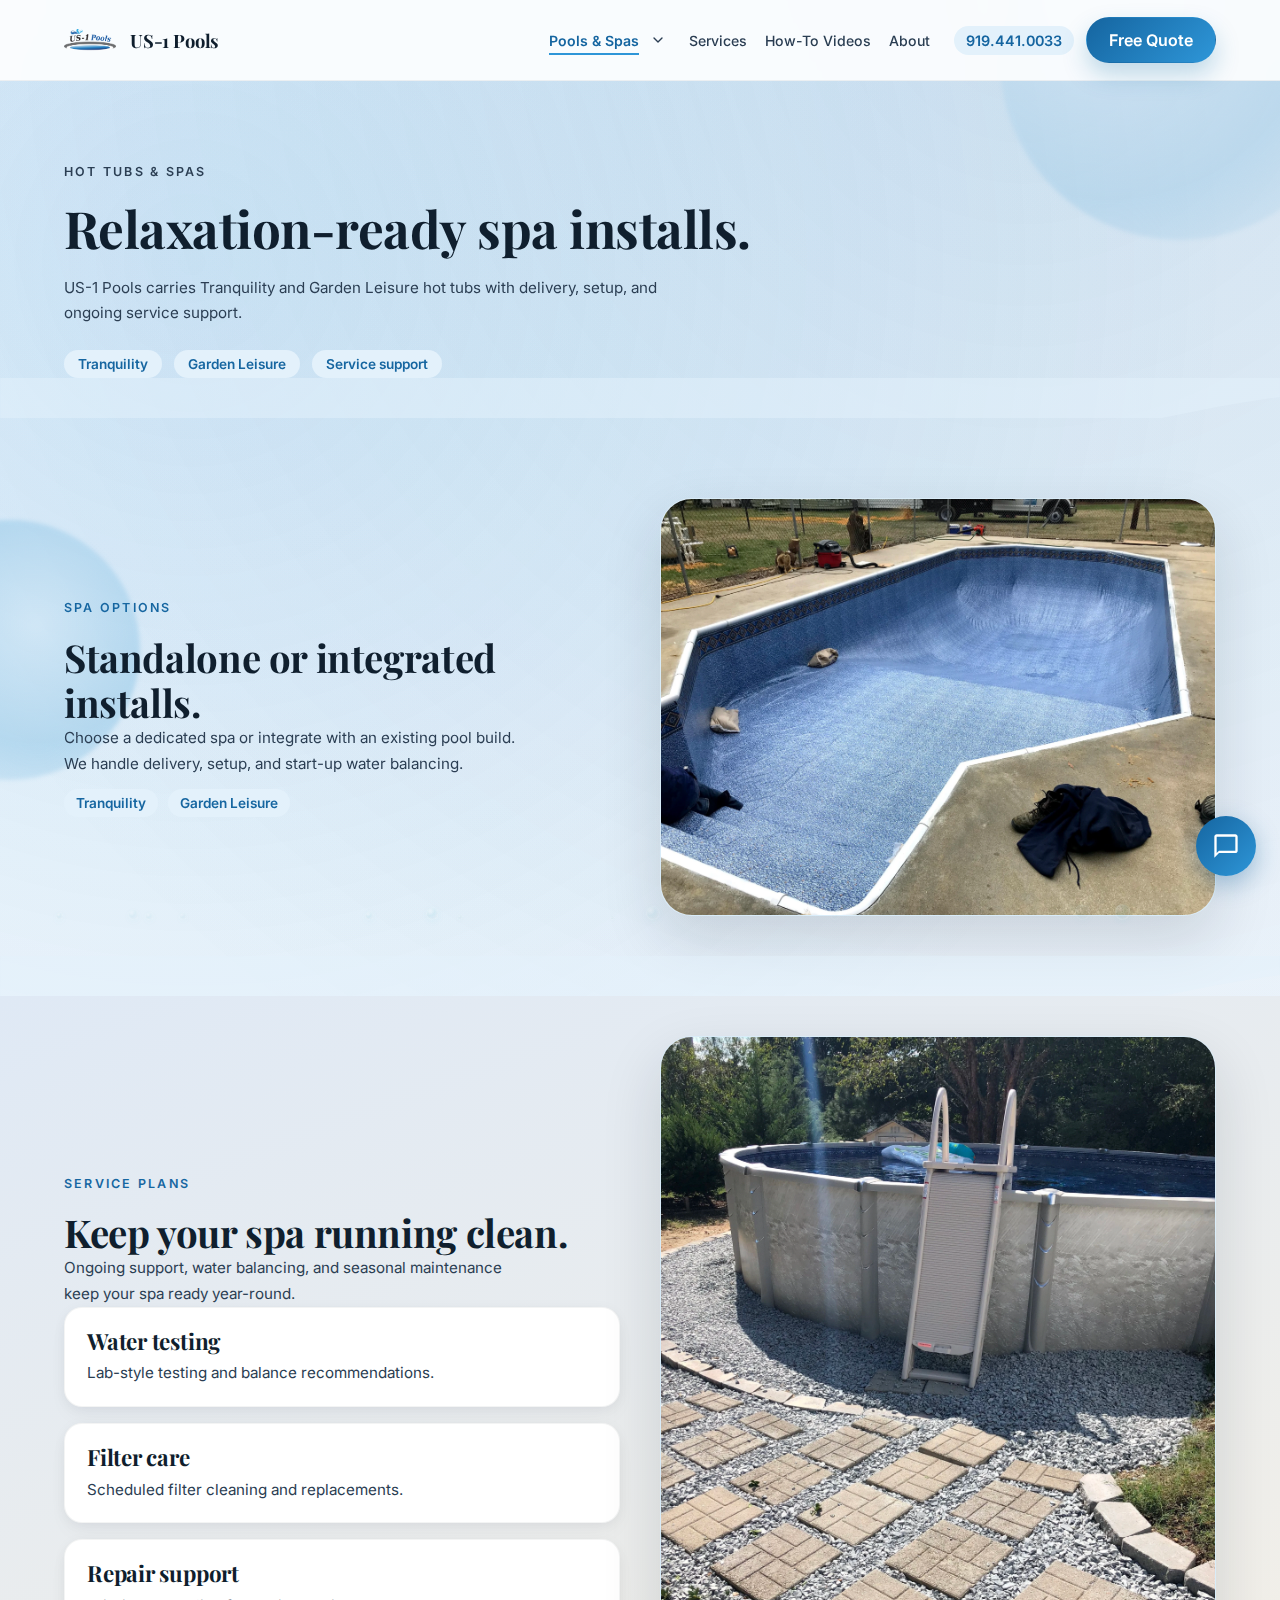
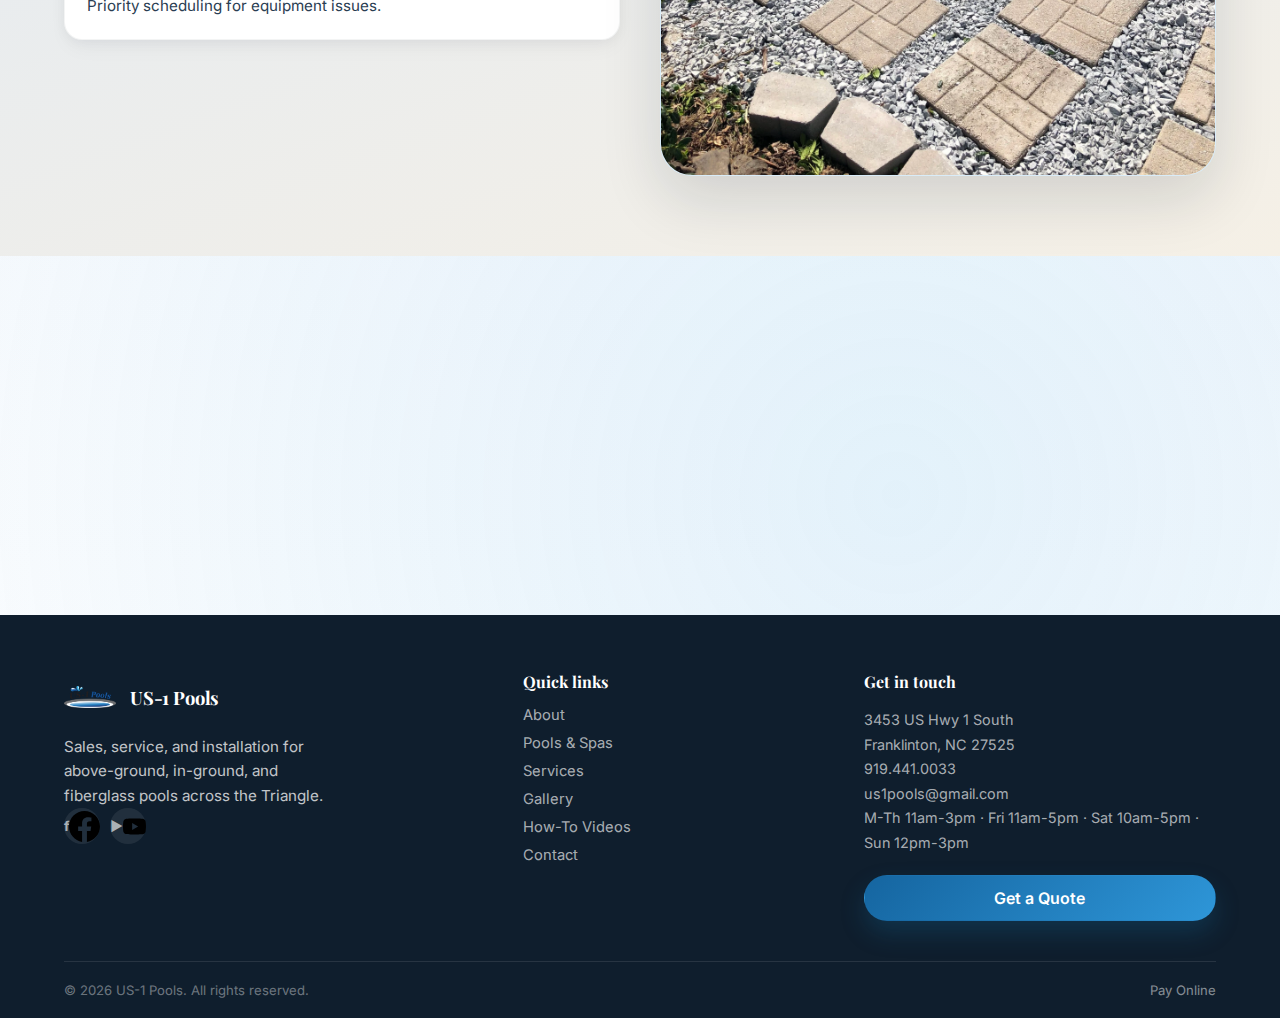
<file: hot-tubs.html>
<!DOCTYPE html>
<html lang="en">
<head>
  <meta charset="UTF-8" />
  <meta name="viewport" content="width=device-width, initial-scale=1" />
  <title>Hot Tubs & Spas | US-1 Pools</title>
  <meta name="description" content="Hot tubs and spa installations from US-1 Pools with Tranquility and Garden Leisure options plus delivery and setup." />
  <meta property="og:title" content="Hot Tubs & Spas | US-1 Pools" />
  <meta property="og:description" content="Tranquility and Garden Leisure spa options with delivery and service." />
  <meta property="og:image" content="https://www.us1pools.com/assets/images/gallery-06.webp" />
  <meta property="og:url" content="https://www.us1pools.com/hot-tubs.html" />
  <meta name="twitter:card" content="summary_large_image" />
  <meta name="twitter:title" content="Hot Tubs & Spas | US-1 Pools" />
  <meta name="twitter:description" content="Tranquility and Garden Leisure spa options with delivery and service." />
  <meta name="twitter:image" content="https://www.us1pools.com/assets/images/gallery-06.webp" />
  <link rel="canonical" href="https://www.us1pools.com/hot-tubs.html" />
  <link rel="icon" type="image/png" href="assets/images/logo.png" />
  <link rel="preconnect" href="https://fonts.googleapis.com" />
  <link rel="preconnect" href="https://fonts.gstatic.com" crossorigin />
  <link href="https://fonts.googleapis.com/css2?family=Playfair+Display:wght@400;500;600;700&family=Inter:wght@400;500;600;700&display=swap" rel="stylesheet" />
  <link rel="stylesheet" href="styles.css" />
</head>
<body data-page="pools">
  <a class="skip-link" href="#main">Skip to content</a>

  <div class="bg-orb orb-1" aria-hidden="true"></div>
  <div class="bg-orb orb-2" aria-hidden="true"></div>

  <header class="site-header" id="top">
    <div class="container header-inner">
      <a class="brand" href="index.html">
        <img src="assets/images/logo.png" alt="US-1 Pools logo" />
        <span class="brand-name">US-1 Pools</span>
      </a>
            <button class="nav-toggle" type="button" aria-expanded="false" aria-controls="nav-links">Menu</button>
      <nav class="nav-links" id="nav-links">
        <div class="nav-primary">
          <div class="nav-dropdown">
            <a class="nav-link" href="pools.html" data-page-link="pools">Pools &amp; Spas</a>
            <button class="dropdown-toggle" type="button" aria-expanded="false" aria-controls="dropdown-pools">
              <span class="sr-only">Toggle Pools &amp; Spas menu</span>
              <svg viewBox="0 0 24 24" aria-hidden="true">
                <path d="M6 9l6 6 6-6" fill="none" stroke="currentColor" stroke-width="2" stroke-linecap="round" stroke-linejoin="round" />
              </svg>
            </button>
            <div class="dropdown-menu" id="dropdown-pools">
              <a href="above-ground.html">Above Ground</a>
              <a href="in-ground.html">In-Ground &amp; Fiberglass</a>
              <a href="hot-tubs.html">Hot Tubs &amp; Swim Spas</a>
              <a href="liners.html">Liners</a>
              <a href="gallery.html">Gallery</a>
            </div>
          </div>
          <a class="nav-link" href="services.html" data-page-link="services">Services</a>
          <a class="nav-link nav-highlight" href="videos.html" data-page-link="videos">How-To Videos</a>
          <a class="nav-link" href="about.html" data-page-link="about">About</a>
        </div>
        <div class="nav-actions">
          <a class="nav-phone" href="tel:9194410033">919.441.0033</a>
          <a class="btn btn-primary" href="contact.html">Free Quote</a>
        </div>
      </nav>
    </div>
  </header>

  <main id="main">
    <section class="page-hero">
      <div class="container">
        <p class="eyebrow">Hot Tubs & Spas</p>
        <h1>Relaxation-ready spa installs.</h1>
        <p>US-1 Pools carries Tranquility and Garden Leisure hot tubs with delivery, setup, and ongoing service support.</p>
        <div class="page-meta">
          <span class="meta-chip">Tranquility</span>
          <span class="meta-chip">Garden Leisure</span>
          <span class="meta-chip">Service support</span>
        </div>
      </div>
    </section>

    <section class="section reveal">
      <div class="container content-grid">
        <div>
          <p class="eyebrow">Spa options</p>
          <h2>Standalone or integrated installs.</h2>
          <p class="section-sub">Choose a dedicated spa or integrate with an existing pool build. We handle delivery, setup, and start-up water balancing.</p>
          <div class="model-list">
            <span class="model-chip">Tranquility</span>
            <span class="model-chip">Garden Leisure</span>
          </div>
        </div>
        <div class="image-card">
          <img src="assets/images/gallery-06.webp" alt="Spa installation" loading="lazy" />
        </div>
      </div>
    </section>

    <section class="section split reveal">
      <div class="container content-grid">
        <div>
          <p class="eyebrow">Service plans</p>
          <h2>Keep your spa running clean.</h2>
          <p class="section-sub">Ongoing support, water balancing, and seasonal maintenance keep your spa ready year-round.</p>
          <div class="list-grid">
            <div class="list-card">
              <h3>Water testing</h3>
              <p>Lab-style testing and balance recommendations.</p>
            </div>
            <div class="list-card">
              <h3>Filter care</h3>
              <p>Scheduled filter cleaning and replacements.</p>
            </div>
            <div class="list-card">
              <h3>Repair support</h3>
              <p>Priority scheduling for equipment issues.</p>
            </div>
          </div>
        </div>
        <div class="image-card">
          <img src="assets/images/gallery-03.webp" alt="Spa deck and outdoor living" loading="lazy" />
        </div>
      </div>
    </section>

    <section class="section clinic reveal">
      <div class="container clinic-card">
        <div>
          <p class="eyebrow">Ready to relax?</p>
          <h2>Get a spa quote.</h2>
          <p class="section-sub">Share your preferred size and seating needs, and we will recommend the right model.</p>
        </div>
        <div class="clinic-details">
          <ul>
            <li>Delivery and placement planning</li>
            <li>Electrical coordination support</li>
            <li>Service membership options</li>
          </ul>
          <a class="btn btn-secondary" href="contact.html">Request a Quote</a>
        </div>
      </div>
    </section>
  </main>

  <footer class="site-footer">
    <div class="container">
      <div class="footer-inner">
        <div>
          <div class="brand">
            <img src="assets/images/logo.png" alt="US-1 Pools logo" />
            <span class="brand-name">US-1 Pools</span>
          </div>
          <p class="footer-tagline">Sales, service, and installation for above-ground, in-ground, and fiberglass pools across the Triangle.</p>
          <div class="footer-social">
            <a href="https://www.facebook.com/us1pools" target="_blank" rel="noopener noreferrer" aria-label="Facebook"><svg viewBox="0 0 24 24" aria-hidden="true"><path d="M24 12.073c0-6.627-5.373-12-12-12s-12 5.373-12 12c0 5.99 4.388 10.954 10.125 11.854v-8.385H7.078v-3.47h3.047V9.43c0-3.007 1.792-4.669 4.533-4.669 1.312 0 2.686.235 2.686.235v2.953H15.83c-1.491 0-1.956.925-1.956 1.874v2.25h3.328l-.532 3.47h-2.796v8.385C19.612 23.027 24 18.062 24 12.073z"/></svg></a>
            <a href="https://www.youtube.com/@US-1Pools" target="_blank" rel="noopener noreferrer" aria-label="YouTube"><svg viewBox="0 0 24 24" aria-hidden="true"><path d="M23.498 6.186a3.016 3.016 0 0 0-2.122-2.136C19.505 3.545 12 3.545 12 3.545s-7.505 0-9.377.505A3.017 3.017 0 0 0 .502 6.186C0 8.07 0 12 0 12s0 3.93.502 5.814a3.016 3.016 0 0 0 2.122 2.136c1.871.505 9.376.505 9.376.505s7.505 0 9.377-.505a3.015 3.015 0 0 0 2.122-2.136C24 15.93 24 12 24 12s0-3.93-.502-5.814zM9.545 15.568V8.432L15.818 12l-6.273 3.568z"/></svg></a>
          </div>
        </div>
        <div class="footer-links">
          <span class="footer-links-heading">Quick links</span>
          <a href="about.html">About</a>
          <a href="pools.html">Pools &amp; Spas</a>
          <a href="services.html">Services</a>
          <a href="gallery.html">Gallery</a>
          <a href="videos.html">How-To Videos</a>
          <a href="contact.html">Contact</a>
        </div>
        <div class="footer-meta">
          <span class="footer-meta-heading">Get in touch</span>
          <div class="footer-contact">
            <div>3453 US Hwy 1 South</div>
            <div>Franklinton, NC 27525</div>
            <div><a href="tel:9194410033">919.441.0033</a></div>
            <div><a href="mailto:us1pools@gmail.com">us1pools@gmail.com</a></div>
            <div data-seasonal>M-Th 11-3 &middot; Fri 11-5 &middot; Sat 10-5 &middot; Sun 12-3</div>
          </div>
          <a class="btn btn-primary" href="contact.html" style="margin-top:4px">Get a Quote</a>
        </div>
      </div>
      <div class="footer-bottom">
        <span>&copy; 2026 US-1 Pools. All rights reserved.</span>
        <a href="https://buy.stripe.com/5kA4iY3xm30agFObII" target="_blank" rel="noopener noreferrer" style="color:rgba(255,255,255,0.5)">Pay Online</a>
      </div>
    </div>
  </footer>

  <script src="script.js"></script>
  <script type="application/ld+json">
    {
          "@context": "https://schema.org",
          "@type": "Product",
          "name": "Hot Tubs & Swim Spas",
          "description": "Hot tubs and swim spas for sale in Franklinton, NC. Delivery, installation, and ongoing service available across the Triangle.",
          "url": "https://www.us1pools.com/hot-tubs.html",
          "image": "https://www.us1pools.com/assets/images/logo.png",
          "brand": {
                "@type": "Organization",
                "name": "US-1 Pools"
          },
          "offers": {
                "@type": "AggregateOffer",
                "priceCurrency": "USD",
                "availability": "https://schema.org/InStock",
                "seller": {
                      "@type": "Organization",
                      "name": "US-1 Pools"
                }
          }
    }
  </script>
  <script type="application/ld+json">
    {
          "@context": "https://schema.org",
          "@type": "BreadcrumbList",
          "itemListElement": [
                {
                      "@type": "ListItem",
                      "position": 1,
                      "name": "Home",
                      "item": "https://www.us1pools.com"
                },
                {
                      "@type": "ListItem",
                      "position": 2,
                      "name": "Pools & Spas",
                      "item": "https://www.us1pools.com/pools.html"
                },
                {
                      "@type": "ListItem",
                      "position": 3,
                      "name": "Hot Tubs & Spas"
                }
          ]
    }
  </script>
  <script type="application/ld+json">
    {
          "@context": "https://schema.org",
          "@type": "FAQPage",
          "mainEntity": [
                {
                      "@type": "Question",
                      "name": "How much does a hot tub cost?",
                      "acceptedAnswer": {
                            "@type": "Answer",
                            "text": "Hot tub prices range from $3,000 for entry-level models to $15,000+ for premium swim spas. US-1 Pools carries multiple brands and offers financing. Visit our Franklinton showroom to see models in person."
                      }
                },
                {
                      "@type": "Question",
                      "name": "Do you deliver and install hot tubs?",
                      "acceptedAnswer": {
                            "@type": "Answer",
                            "text": "Yes. US-1 Pools handles delivery, electrical coordination, and setup for all hot tubs and swim spas we sell. We service the Triangle including Raleigh, Wake Forest, Durham, and surrounding areas."
                      }
                }
          ]
    }
  </script>
</body>
</html>
</file>
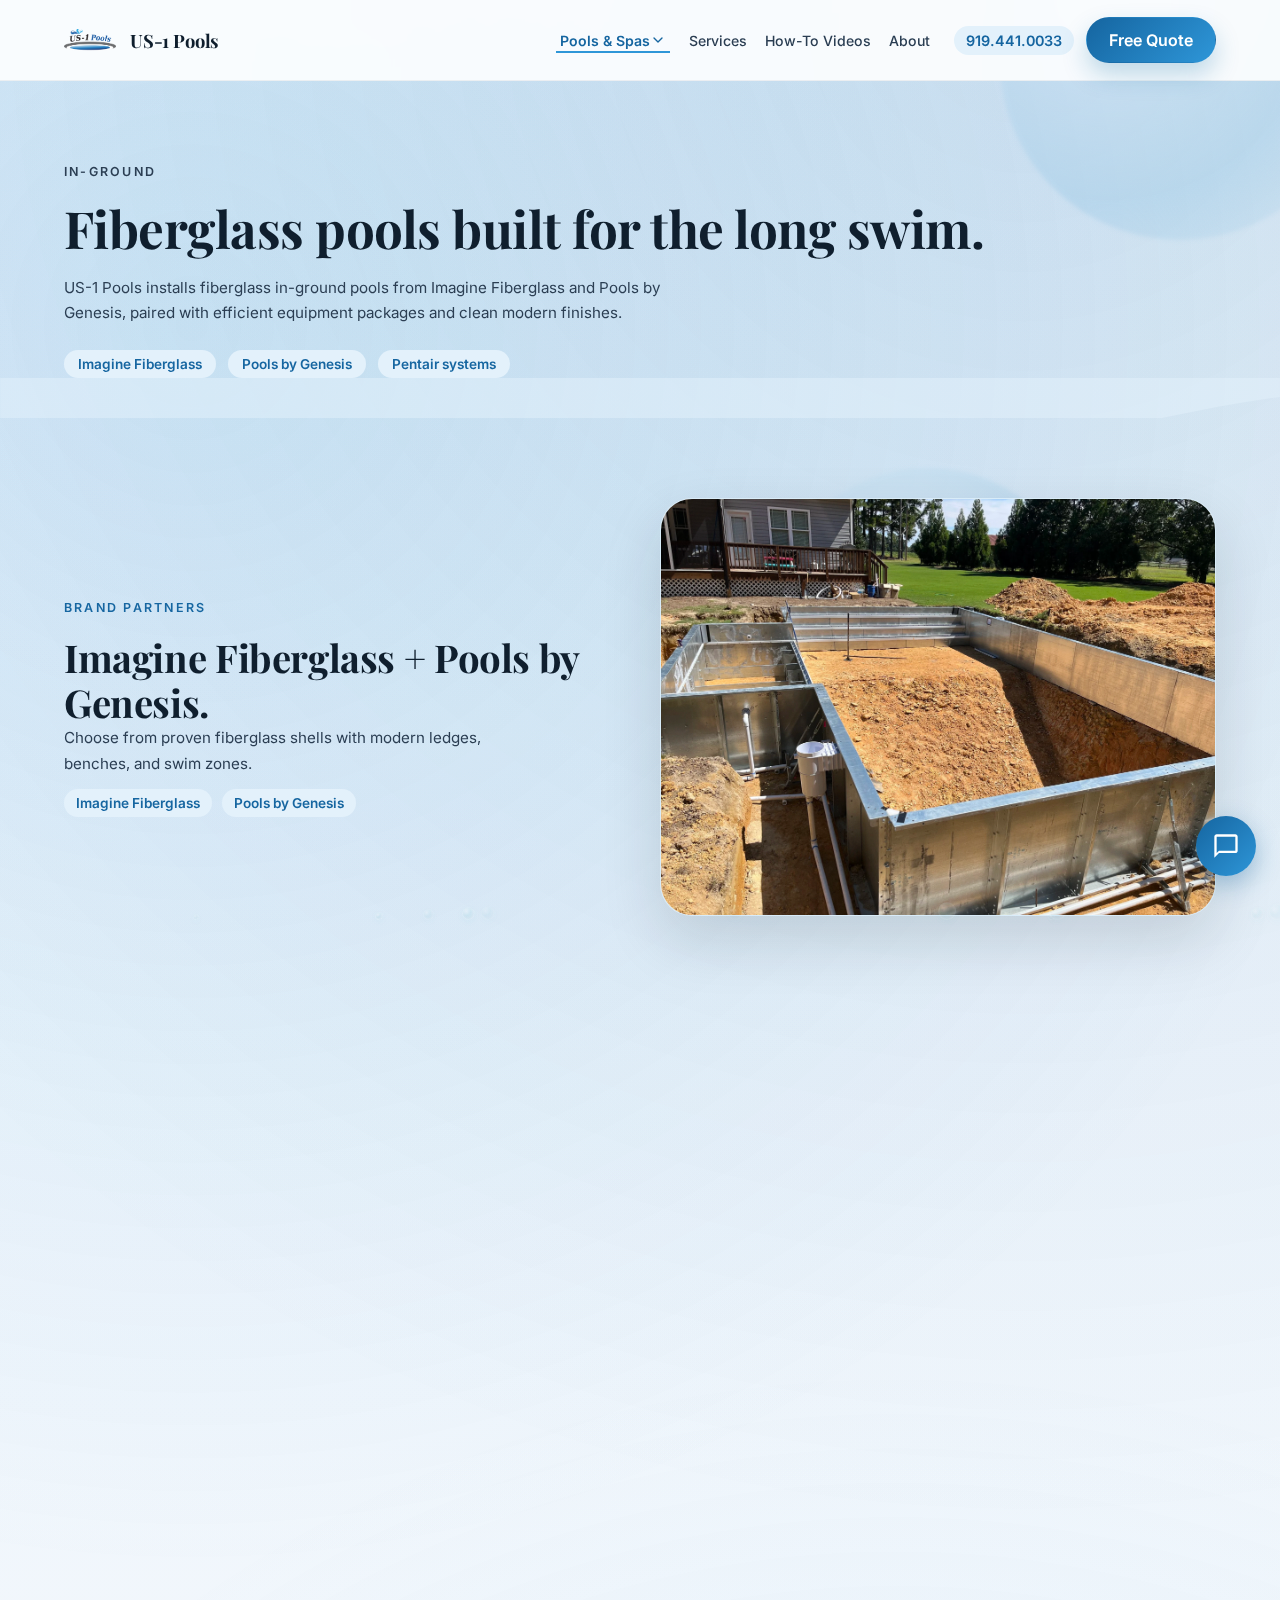
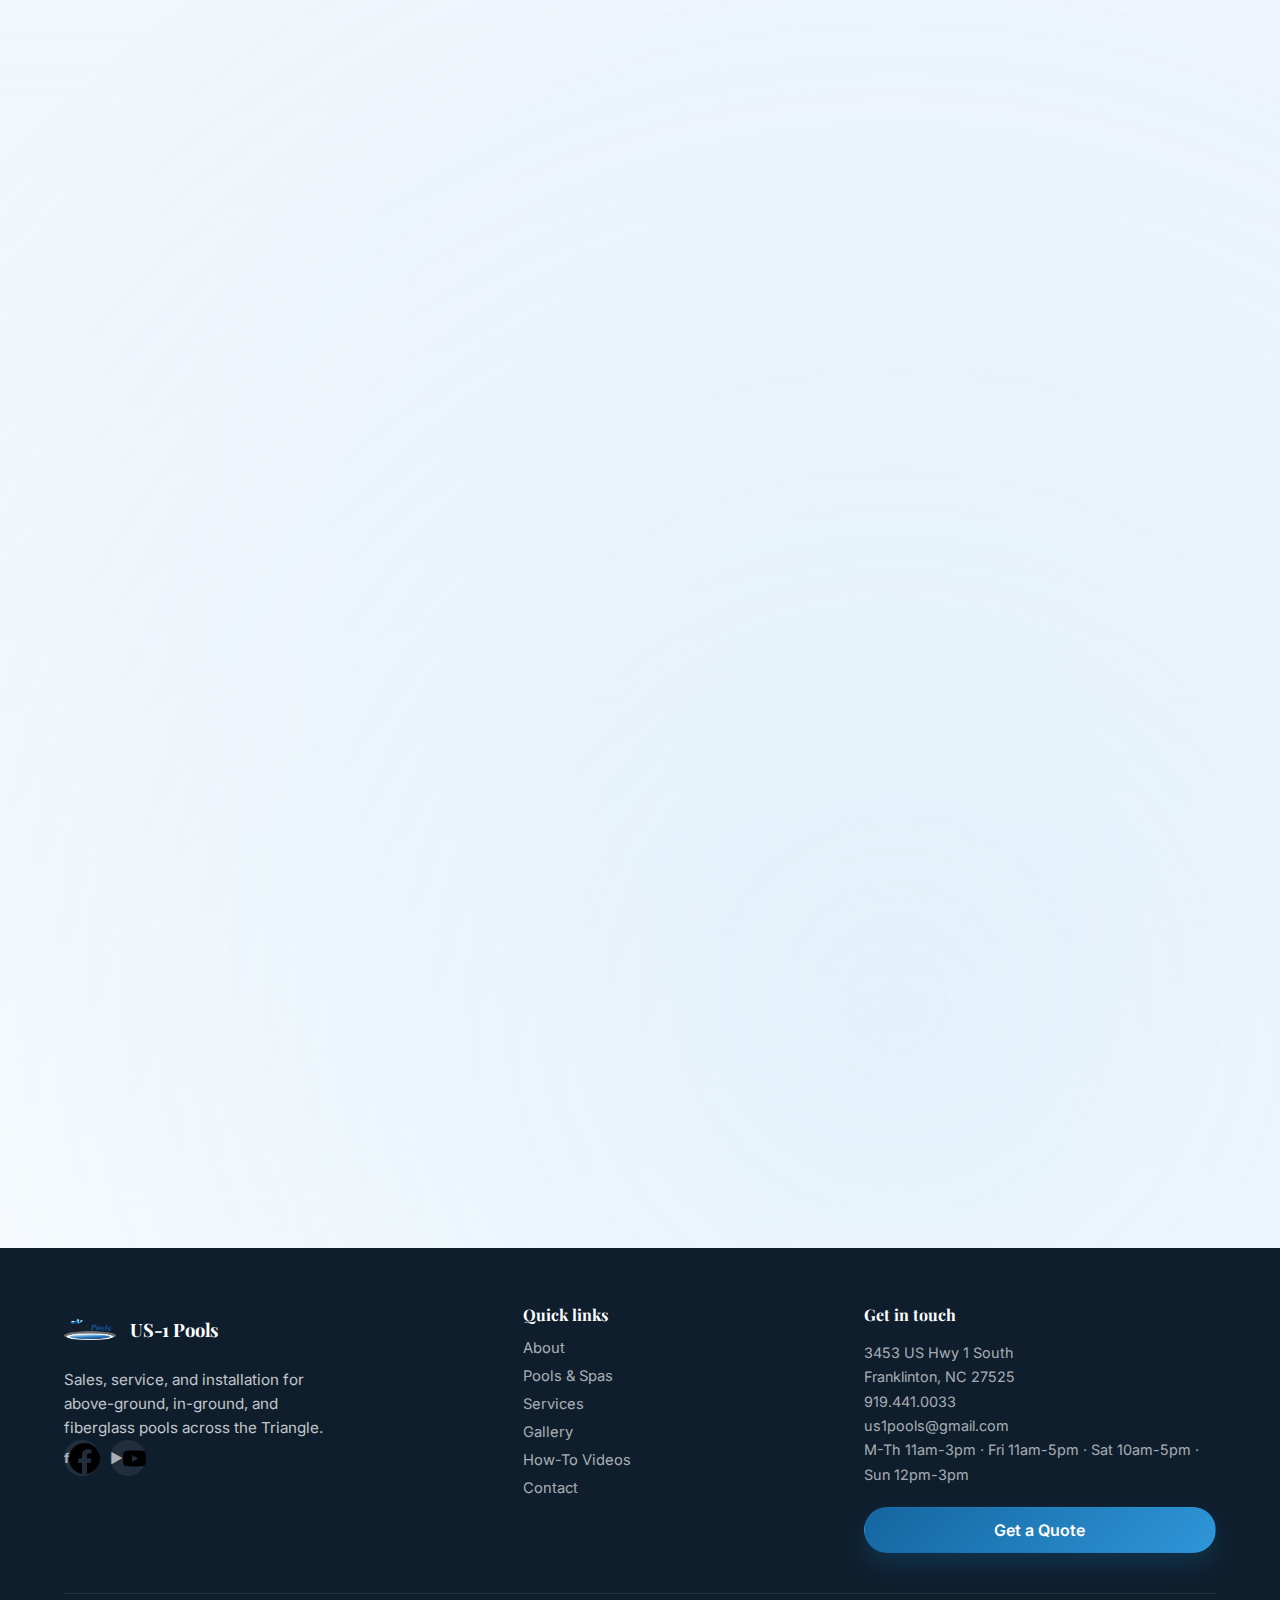
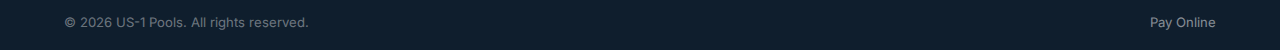
<file: in-ground.html>
<!DOCTYPE html>
<html lang="en">
<head>
  <meta charset="UTF-8" />
  <meta name="viewport" content="width=device-width, initial-scale=1" />
  <title>In-Ground Pools | US-1 Pools</title>
  <meta name="description" content="Fiberglass in-ground pools from US-1 Pools, featuring Imagine Fiberglass and Pools by Genesis with modern equipment upgrades." />
  <meta property="og:title" content="In-Ground Pools | US-1 Pools" />
  <meta property="og:description" content="Custom fiberglass pools with smart systems and premium finishes." />
  <meta property="og:image" content="https://www.us1pools.com/assets/images/gallery-02.webp" />
  <meta property="og:url" content="https://www.us1pools.com/in-ground.html" />
  <meta name="twitter:card" content="summary_large_image" />
  <meta name="twitter:title" content="In-Ground Pools | US-1 Pools" />
  <meta name="twitter:description" content="Custom fiberglass pools with smart systems and premium finishes." />
  <meta name="twitter:image" content="https://www.us1pools.com/assets/images/gallery-02.webp" />
  <link rel="canonical" href="https://www.us1pools.com/in-ground.html" />
  <link rel="icon" type="image/png" href="assets/images/logo.png" />
  <link rel="preconnect" href="https://fonts.googleapis.com" />
  <link rel="preconnect" href="https://fonts.gstatic.com" crossorigin />
  <link href="https://fonts.googleapis.com/css2?family=Playfair+Display:wght@400;500;600;700&family=Inter:wght@400;500;600;700&display=swap" rel="stylesheet" />
  <link rel="stylesheet" href="styles.css" />
</head>
<body data-page="pools">
  <a class="skip-link" href="#main">Skip to content</a>

  <div class="bg-orb orb-1" aria-hidden="true"></div>
  <div class="bg-orb orb-3" aria-hidden="true"></div>

  <header class="site-header" id="top">
    <div class="container header-inner">
      <a class="brand" href="index.html">
        <img src="assets/images/logo.png" alt="US-1 Pools logo" />
        <span class="brand-name">US-1 Pools</span>
      </a>
            <button class="nav-toggle" type="button" aria-expanded="false" aria-controls="nav-links">Menu</button>
      <nav class="nav-links" id="nav-links">
        <div class="nav-primary">
          <div class="nav-dropdown">
            <button class="nav-link dropdown-toggle" type="button" aria-expanded="false" aria-controls="dropdown-pools" data-page-link="pools">
              Pools &amp; Spas
              <svg class="dropdown-chevron" viewBox="0 0 24 24" aria-hidden="true">
                <path d="M6 9l6 6 6-6" fill="none" stroke="currentColor" stroke-width="2" stroke-linecap="round" stroke-linejoin="round" />
              </svg>
            </button>
            <div class="dropdown-menu" id="dropdown-pools">
              <a href="pools.html">View All Pools &amp; Spas</a>
              <a href="above-ground.html">Above Ground</a>
              <a href="in-ground.html">In-Ground &amp; Fiberglass</a>
              <a href="hot-tubs.html">Hot Tubs &amp; Swim Spas</a>
              <a href="liners.html">Liners</a>
              <a href="gallery.html">Gallery</a>
            </div>
          </div>
          <a class="nav-link" href="services.html" data-page-link="services">Services</a>
          <a class="nav-link nav-highlight" href="videos.html" data-page-link="videos">How-To Videos</a>
          <a class="nav-link" href="about.html" data-page-link="about">About</a>
        </div>
        <div class="nav-actions">
          <a class="nav-phone" href="tel:9194410033">919.441.0033</a>
          <a class="btn btn-primary" href="contact.html">Free Quote</a>
        </div>
      </nav>
    </div>
  </header>

  <main id="main">
    <section class="page-hero">
      <div class="container">
        <p class="eyebrow">In-Ground</p>
        <h1>Fiberglass pools built for the long swim.</h1>
        <p>US-1 Pools installs fiberglass in-ground pools from Imagine Fiberglass and Pools by Genesis, paired with efficient equipment packages and clean modern finishes.</p>
        <div class="page-meta">
          <span class="meta-chip">Imagine Fiberglass</span>
          <span class="meta-chip">Pools by Genesis</span>
          <span class="meta-chip">Pentair systems</span>
        </div>
      </div>
    </section>

    <section class="section reveal">
      <div class="container content-grid">
        <div>
          <p class="eyebrow">Brand partners</p>
          <h2>Imagine Fiberglass + Pools by Genesis.</h2>
          <p class="section-sub">Choose from proven fiberglass shells with modern ledges, benches, and swim zones.</p>
          <div class="model-list">
            <span class="model-chip">Imagine Fiberglass</span>
            <span class="model-chip">Pools by Genesis</span>
          </div>
        </div>
        <div class="image-card">
          <img src="assets/images/gallery-02.webp" alt="Fiberglass in-ground pool" loading="lazy" />
        </div>
      </div>
    </section>

    <section class="section split reveal">
      <div class="container content-grid">
        <div>
          <p class="eyebrow">Vinyl liners</p>
          <h2>Cardinal + Latham liners.</h2>
          <p class="section-sub">Refresh a pool with trusted liner options and modern pattern selections.</p>
          <div class="model-list">
            <span class="model-chip">Cardinal</span>
            <span class="model-chip">Latham</span>
          </div>
        </div>
        <div class="image-card">
          <img src="assets/images/gallery-03.webp" alt="Vinyl liner pool detail" loading="lazy" />
        </div>
      </div>
    </section>

    <section class="section reveal">
      <div class="container content-grid">
        <div>
          <p class="eyebrow">Equipment + upgrades</p>
          <h2>Smart systems that stay efficient.</h2>
          <p class="section-sub">Pentair pumps, filters, and heaters keep water moving efficiently with automation options for hands-off care.</p>
          <div class="list-grid">
            <div class="list-card">
              <h3>Automation</h3>
              <p>Control pumps, lights, and heat from one panel.</p>
            </div>
            <div class="list-card">
              <h3>Salt or oxygen</h3>
              <p>Alternative sanitation options for softer water.</p>
            </div>
            <div class="list-card">
              <h3>Lighting</h3>
              <p>LED and specialty lighting for night swims.</p>
            </div>
          </div>
        </div>
        <div class="image-card">
          <img src="assets/images/gallery-04.webp" alt="Modern in-ground pool at dusk" loading="lazy" />
        </div>
      </div>
    </section>

    <section class="section clinic reveal">
      <div class="container clinic-card">
        <div>
          <p class="eyebrow">Start a build</p>
          <h2>Get a fiberglass pool proposal.</h2>
          <p class="section-sub">We will walk your site, map the layout, and share finish options and a clear timeline.</p>
        </div>
        <div class="clinic-details">
          <ul>
            <li>Site layout and measurement</li>
            <li>Finish and feature selections</li>
            <li>Equipment sizing and upgrades</li>
          </ul>
          <a class="btn btn-secondary" href="contact.html">Request a Quote</a>
        </div>
      </div>
    </section>
  </main>

  <footer class="site-footer">
    <div class="container">
      <div class="footer-inner">
        <div>
          <div class="brand">
            <img src="assets/images/logo.png" alt="US-1 Pools logo" />
            <span class="brand-name">US-1 Pools</span>
          </div>
          <p class="footer-tagline">Sales, service, and installation for above-ground, in-ground, and fiberglass pools across the Triangle.</p>
          <div class="footer-social">
            <a href="https://www.facebook.com/us1pools" target="_blank" rel="noopener noreferrer" aria-label="Facebook"><svg viewBox="0 0 24 24" aria-hidden="true"><path d="M24 12.073c0-6.627-5.373-12-12-12s-12 5.373-12 12c0 5.99 4.388 10.954 10.125 11.854v-8.385H7.078v-3.47h3.047V9.43c0-3.007 1.792-4.669 4.533-4.669 1.312 0 2.686.235 2.686.235v2.953H15.83c-1.491 0-1.956.925-1.956 1.874v2.25h3.328l-.532 3.47h-2.796v8.385C19.612 23.027 24 18.062 24 12.073z"/></svg></a>
            <a href="https://www.youtube.com/@US-1Pools" target="_blank" rel="noopener noreferrer" aria-label="YouTube"><svg viewBox="0 0 24 24" aria-hidden="true"><path d="M23.498 6.186a3.016 3.016 0 0 0-2.122-2.136C19.505 3.545 12 3.545 12 3.545s-7.505 0-9.377.505A3.017 3.017 0 0 0 .502 6.186C0 8.07 0 12 0 12s0 3.93.502 5.814a3.016 3.016 0 0 0 2.122 2.136c1.871.505 9.376.505 9.376.505s7.505 0 9.377-.505a3.015 3.015 0 0 0 2.122-2.136C24 15.93 24 12 24 12s0-3.93-.502-5.814zM9.545 15.568V8.432L15.818 12l-6.273 3.568z"/></svg></a>
          </div>
        </div>
        <div class="footer-links">
          <span class="footer-links-heading">Quick links</span>
          <a href="about.html">About</a>
          <a href="pools.html">Pools &amp; Spas</a>
          <a href="services.html">Services</a>
          <a href="gallery.html">Gallery</a>
          <a href="videos.html">How-To Videos</a>
          <a href="contact.html">Contact</a>
        </div>
        <div class="footer-meta">
          <span class="footer-meta-heading">Get in touch</span>
          <div class="footer-contact">
            <div>3453 US Hwy 1 South</div>
            <div>Franklinton, NC 27525</div>
            <div><a href="tel:9194410033">919.441.0033</a></div>
            <div><a href="mailto:us1pools@gmail.com">us1pools@gmail.com</a></div>
            <div data-seasonal>M-Th 11-3 &middot; Fri 11-5 &middot; Sat 10-5 &middot; Sun 12-3</div>
          </div>
          <a class="btn btn-primary" href="contact.html" style="margin-top:4px">Get a Quote</a>
        </div>
      </div>
      <div class="footer-bottom">
        <span>&copy; 2026 US-1 Pools. All rights reserved.</span>
        <a href="https://buy.stripe.com/5kA4iY3xm30agFObII" target="_blank" rel="noopener noreferrer" style="color:rgba(255,255,255,0.5)">Pay Online</a>
      </div>
    </div>
  </footer>

  <script src="script.js"></script>
  <script type="application/ld+json">
    {
          "@context": "https://schema.org",
          "@type": "Product",
          "name": "In-Ground & Fiberglass Pool Installation",
          "description": "Custom in-ground and fiberglass pool installation in Franklinton, NC and the Triangle region. Design, permitting, and full construction services.",
          "url": "https://www.us1pools.com/in-ground.html",
          "image": "https://www.us1pools.com/assets/images/logo.png",
          "brand": {
                "@type": "Organization",
                "name": "US-1 Pools"
          },
          "offers": {
                "@type": "AggregateOffer",
                "priceCurrency": "USD",
                "availability": "https://schema.org/InStock",
                "seller": {
                      "@type": "Organization",
                      "name": "US-1 Pools"
                }
          }
    }
  </script>
  <script type="application/ld+json">
    {
          "@context": "https://schema.org",
          "@type": "BreadcrumbList",
          "itemListElement": [
                {
                      "@type": "ListItem",
                      "position": 1,
                      "name": "Home",
                      "item": "https://www.us1pools.com"
                },
                {
                      "@type": "ListItem",
                      "position": 2,
                      "name": "Pools & Spas",
                      "item": "https://www.us1pools.com/pools.html"
                },
                {
                      "@type": "ListItem",
                      "position": 3,
                      "name": "In-Ground Pools"
                }
          ]
    }
  </script>
  <script type="application/ld+json">
    {
          "@context": "https://schema.org",
          "@type": "FAQPage",
          "mainEntity": [
                {
                      "@type": "Question",
                      "name": "How much does an in-ground pool cost in North Carolina?",
                      "acceptedAnswer": {
                            "@type": "Answer",
                            "text": "In-ground pool costs in NC typically range from $25,000 to $65,000+ depending on size, material (vinyl, fiberglass, or concrete), and features. US-1 Pools offers free on-site estimates \u2014 call (919) 441-0033."
                      }
                },
                {
                      "@type": "Question",
                      "name": "What is a fiberglass pool and is it better than vinyl?",
                      "acceptedAnswer": {
                            "@type": "Answer",
                            "text": "Fiberglass pools are pre-formed shells that install faster than concrete and require less maintenance than vinyl liners. They resist algae, never need liner replacements, and last 25+ years. US-1 Pools installs both options."
                      }
                },
                {
                      "@type": "Question",
                      "name": "How long does in-ground pool installation take?",
                      "acceptedAnswer": {
                            "@type": "Answer",
                            "text": "Fiberglass pools typically install in 2-4 weeks. Vinyl liner in-ground pools take 4-6 weeks. Concrete pools can take 8-12 weeks. Timelines vary based on permitting, weather, and site conditions."
                      }
                }
          ]
    }
  </script>
</body>
</html>
</file>
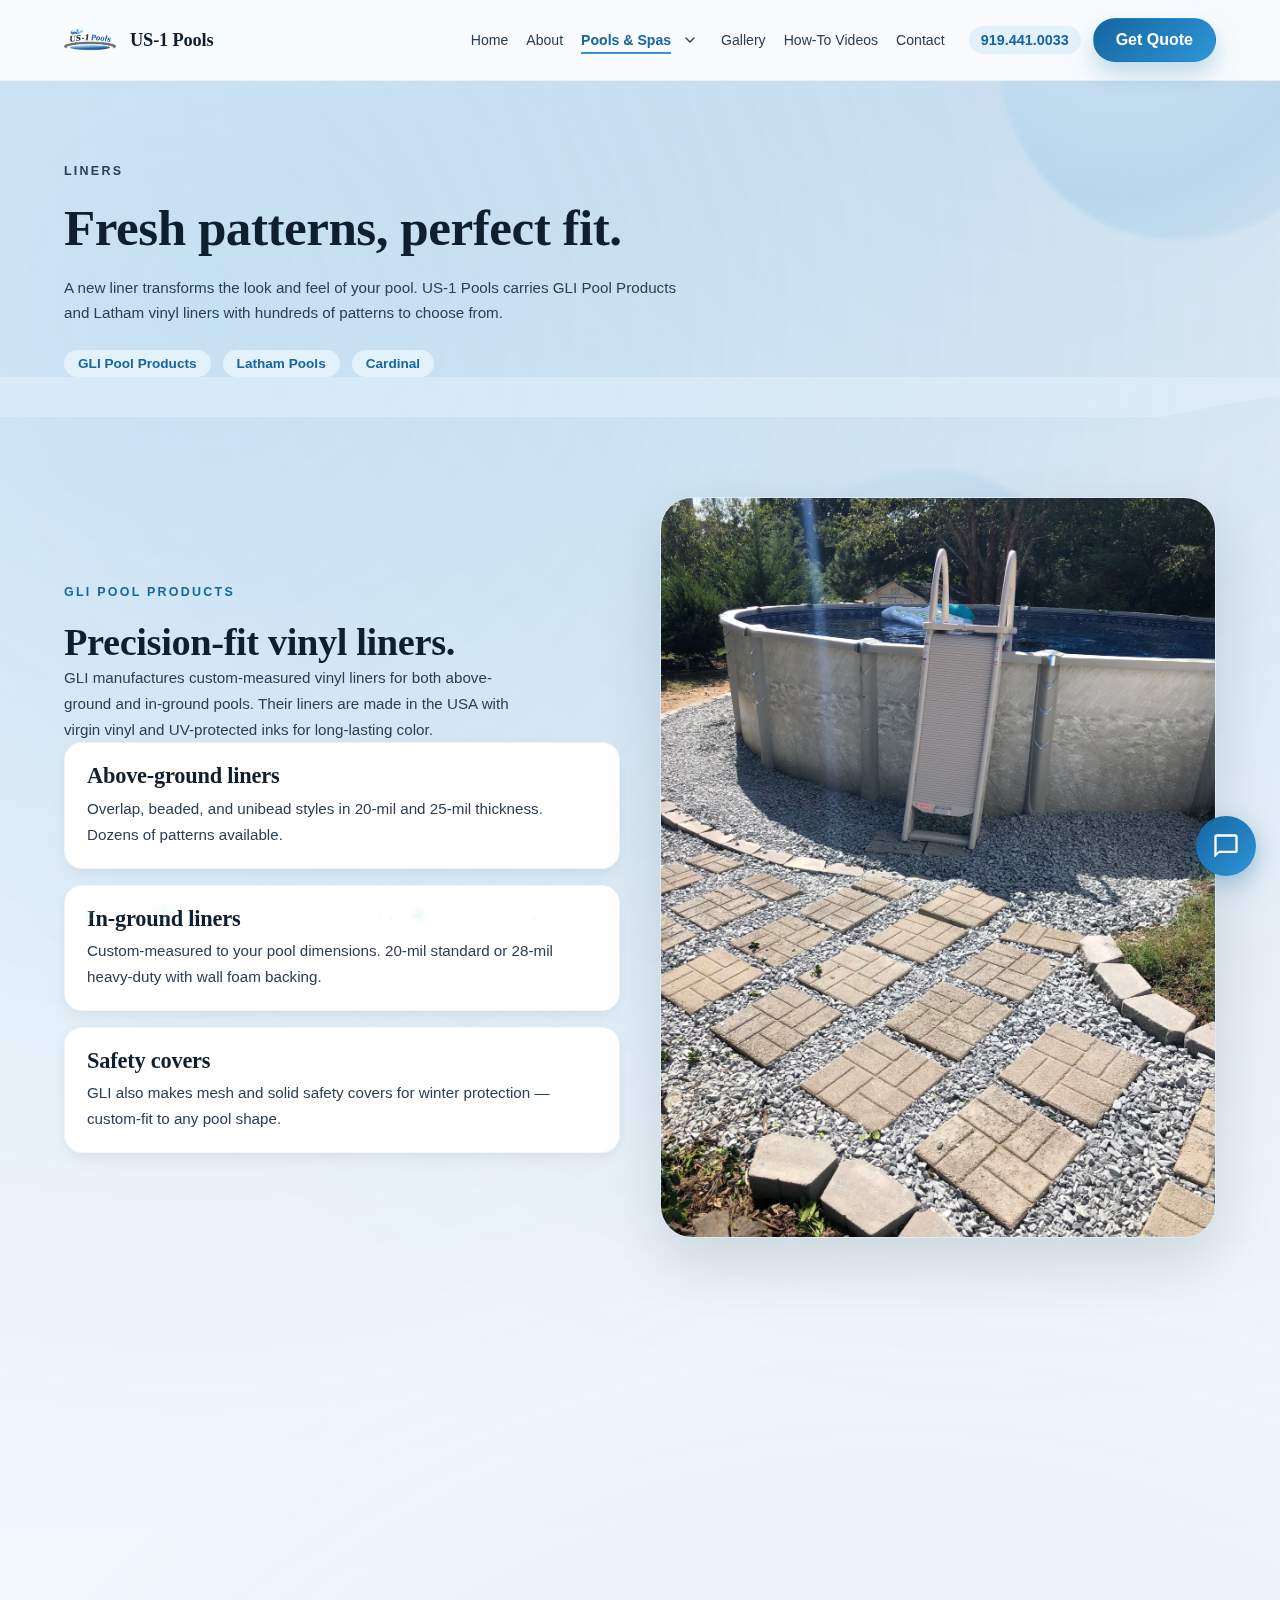
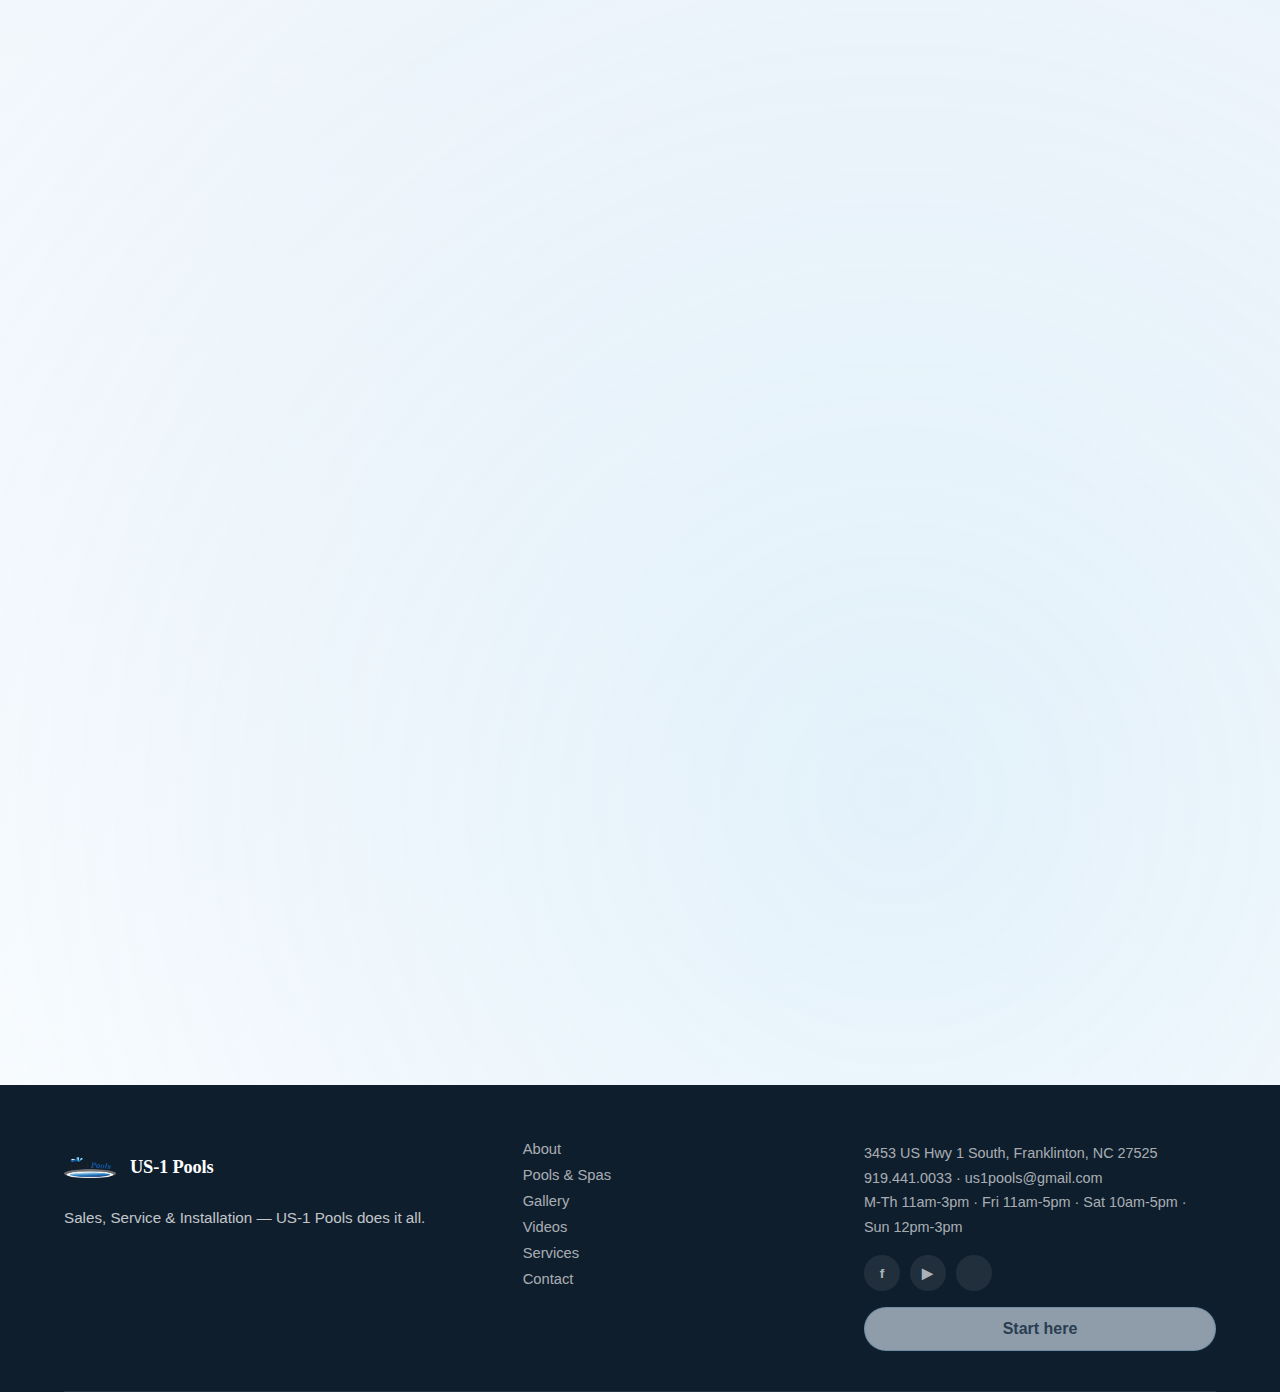
<file: liners.html>
<!DOCTYPE html>
<html lang="en">
<head>
  <meta charset="UTF-8" />
  <meta name="viewport" content="width=device-width, initial-scale=1" />
  <title>Pool Liners | US-1 Pools</title>
  <meta name="description" content="Vinyl pool liners from GLI Pool Products and Latham Pools. US-1 Pools handles liner replacement, pattern selection, and professional installation." />
  <meta property="og:title" content="Pool Liners | US-1 Pools" />
  <meta property="og:description" content="GLI and Latham vinyl liner options with professional installation." />
  <meta property="og:image" content="assets/images/gallery-03.webp" />
  <meta name="twitter:card" content="summary_large_image" />
  <meta name="twitter:title" content="Pool Liners | US-1 Pools" />
  <meta name="twitter:description" content="GLI and Latham vinyl liner options with professional installation." />
  <meta name="twitter:image" content="assets/images/gallery-03.webp" />
  <link rel="canonical" href="https://www.us1pools.com/liners.html" />
  <link rel="icon" type="image/png" href="assets/images/logo.png" />
  <link rel="preconnect" href="https://fonts.googleapis.com" />
  <link rel="preconnect" href="https://fonts.gstatic.com" crossorigin />
  <link href="https://fonts.googleapis.com/css2?family=Fraunces:opsz,wght@9..144,600;9..144,700&family=DM+Sans:wght@400;500;600;700&display=swap" rel="stylesheet" />
  <link rel="stylesheet" href="styles.css" />
</head>
<body data-page="pools">
  <a class="skip-link" href="#main">Skip to content</a>

  <div class="bg-orb orb-1" aria-hidden="true"></div>
  <div class="bg-orb orb-3" aria-hidden="true"></div>

  <header class="site-header" id="top">
    <div class="container header-inner">
      <a class="brand" href="index.html">
        <img src="assets/images/logo.png" alt="US-1 Pools logo" />
        <span class="brand-name">US-1 Pools</span>
      </a>
      <button class="nav-toggle" type="button" aria-expanded="false" aria-controls="nav-links">Menu</button>
      <nav class="nav-links" id="nav-links">
        <div class="nav-primary">
          <a class="nav-link" href="index.html" data-page-link="home">Home</a>
          <a class="nav-link" href="about.html" data-page-link="about">About</a>
          <div class="nav-dropdown">
            <a class="nav-link" href="pools.html" data-page-link="pools">Pools & Spas</a>
            <button class="dropdown-toggle" type="button" aria-expanded="false" aria-controls="dropdown-pools">
              <span class="sr-only">Toggle Pools & Spas menu</span>
              <svg viewBox="0 0 24 24" aria-hidden="true">
                <path d="M6 9l6 6 6-6" fill="none" stroke="currentColor" stroke-width="2" stroke-linecap="round" stroke-linejoin="round" />
              </svg>
            </button>
            <div class="dropdown-menu" id="dropdown-pools">
              <a href="hot-tubs.html">Hot Tubs & Swim Spas</a>
              <a href="above-ground.html">Above Ground</a>
              <a href="in-ground.html">In-Ground & Fiberglass</a>
              <a href="liners.html">Liners</a>
            </div>
          </div>
          <a class="nav-link" href="gallery.html" data-page-link="gallery">Gallery</a>
          <a class="nav-link" href="videos.html" data-page-link="videos">How-To Videos</a>
          <a class="nav-link" href="contact.html" data-page-link="contact">Contact</a>
        </div>
        <div class="nav-actions">
          <a class="nav-phone" href="tel:9194410033">919.441.0033</a>
          <a class="btn btn-primary" href="contact.html">Get Quote</a>
        </div>
      </nav>
    </div>
  </header>

  <main id="main">
    <section class="page-hero">
      <div class="container">
        <p class="eyebrow">Liners</p>
        <h1>Fresh patterns, perfect fit.</h1>
        <p>A new liner transforms the look and feel of your pool. US-1 Pools carries GLI Pool Products and Latham vinyl liners with hundreds of patterns to choose from.</p>
        <div class="page-meta">
          <span class="meta-chip">GLI Pool Products</span>
          <span class="meta-chip">Latham Pools</span>
          <span class="meta-chip">Cardinal</span>
        </div>
      </div>
    </section>

    <section class="section reveal">
      <div class="container content-grid">
        <div>
          <p class="eyebrow">GLI Pool Products</p>
          <h2>Precision-fit vinyl liners.</h2>
          <p class="section-sub">GLI manufactures custom-measured vinyl liners for both above-ground and in-ground pools. Their liners are made in the USA with virgin vinyl and UV-protected inks for long-lasting color.</p>
          <div class="list-grid">
            <div class="list-card">
              <h3>Above-ground liners</h3>
              <p>Overlap, beaded, and unibead styles in 20-mil and 25-mil thickness. Dozens of patterns available.</p>
            </div>
            <div class="list-card">
              <h3>In-ground liners</h3>
              <p>Custom-measured to your pool dimensions. 20-mil standard or 28-mil heavy-duty with wall foam backing.</p>
            </div>
            <div class="list-card">
              <h3>Safety covers</h3>
              <p>GLI also makes mesh and solid safety covers for winter protection — custom-fit to any pool shape.</p>
            </div>
          </div>
        </div>
        <div class="image-card">
          <img src="assets/images/gallery-03.webp" alt="Vinyl pool liner detail" loading="lazy" />
        </div>
      </div>
    </section>

    <section class="section split reveal">
      <div class="container content-grid">
        <div>
          <p class="eyebrow">Latham Pool Products</p>
          <h2>The largest pool manufacturer in North America.</h2>
          <p class="section-sub">Latham offers an extensive collection of vinyl liner patterns across multiple design families — from classic tile borders to modern full-print designs. Their DuPont performance resins resist UV damage and chemical wear.</p>
          <div class="list-grid">
            <div class="list-card">
              <h3>Pattern collections</h3>
              <p>Hundreds of designs from natural stone and mosaic tile to solid colors and geometric prints.</p>
            </div>
            <div class="list-card">
              <h3>StruXure vinyl</h3>
              <p>Latham's premium liner material with enhanced durability and stain resistance for lasting performance.</p>
            </div>
          </div>
        </div>
        <div class="image-card">
          <img src="assets/images/gallery-02.webp" alt="Latham vinyl liner pool" loading="lazy" />
        </div>
      </div>
    </section>

    <section class="section reveal">
      <div class="container content-grid">
        <div>
          <p class="eyebrow">Cardinal Systems</p>
          <h2>Trusted liner manufacturing since 1970.</h2>
          <p class="section-sub">Cardinal manufactures vinyl liners, steps, and pool wall systems with a focus on durability and a wide pattern library for both residential and commercial pools.</p>
          <div class="model-list">
            <span class="model-chip">Cardinal</span>
            <span class="model-chip">Latham</span>
            <span class="model-chip">GLI</span>
          </div>
        </div>
        <div class="image-card">
          <img src="assets/images/gallery-05.webp" alt="Pool liner installation" loading="lazy" />
        </div>
      </div>
    </section>

    <section class="section clinic reveal">
      <div class="container clinic-card">
        <div>
          <p class="eyebrow">Need a new liner?</p>
          <h2>Get a liner replacement quote.</h2>
          <p class="section-sub">We will measure your pool, help you pick a pattern, and handle the full installation. Most liner replacements are completed in one day.</p>
        </div>
        <div class="clinic-details">
          <ul>
            <li>On-site measurement and pattern selection</li>
            <li>Same-day installation for most pools</li>
            <li>Financing available through LightStream and HFS</li>
          </ul>
          <a class="btn btn-secondary" href="contact.html">Request a Quote</a>
        </div>
      </div>
    </section>
  </main>

  <footer class="site-footer">
    <div class="container footer-inner">
      <div>
        <div class="brand">
          <img src="assets/images/logo.png" alt="US-1 Pools logo" />
          <span class="brand-name">US-1 Pools</span>
        </div>
        <p>Sales, Service & Installation — US-1 Pools does it all.</p>
      </div>
      <div class="footer-links">
        <a href="about.html">About</a>
        <a href="pools.html">Pools & Spas</a>
        <a href="gallery.html">Gallery</a>
        <a href="videos.html">Videos</a>
        <a href="services.html">Services</a>
        <a href="contact.html">Contact</a>
      </div>
      <div class="footer-meta">
        <div class="footer-contact">
          <div>3453 US Hwy 1 South, Franklinton, NC 27525</div>
          <div>919.441.0033 · us1pools@gmail.com</div>
          <div data-seasonal>M-Th 11am-3pm · Fri 11am-5pm · Sat 10am-5pm · Sun 12pm-3pm</div>
        </div>
        <div class="footer-social">
          <a href="https://www.facebook.com/us1pools" target="_blank" rel="noopener noreferrer" aria-label="Facebook">Facebook</a>
          <a href="https://www.youtube.com/@US-1Pools" target="_blank" rel="noopener noreferrer" aria-label="YouTube">YouTube</a>
          <a href="https://buy.stripe.com/5kA4iY3xm30agFObII" target="_blank" rel="noopener noreferrer">Pay US-1 Pools</a>
        </div>
        <a class="btn btn-ghost" href="contact.html">Start here</a>
      </div>
    </div>
  </footer>

  <script src="script.js"></script>
</body>
</html>
</file>
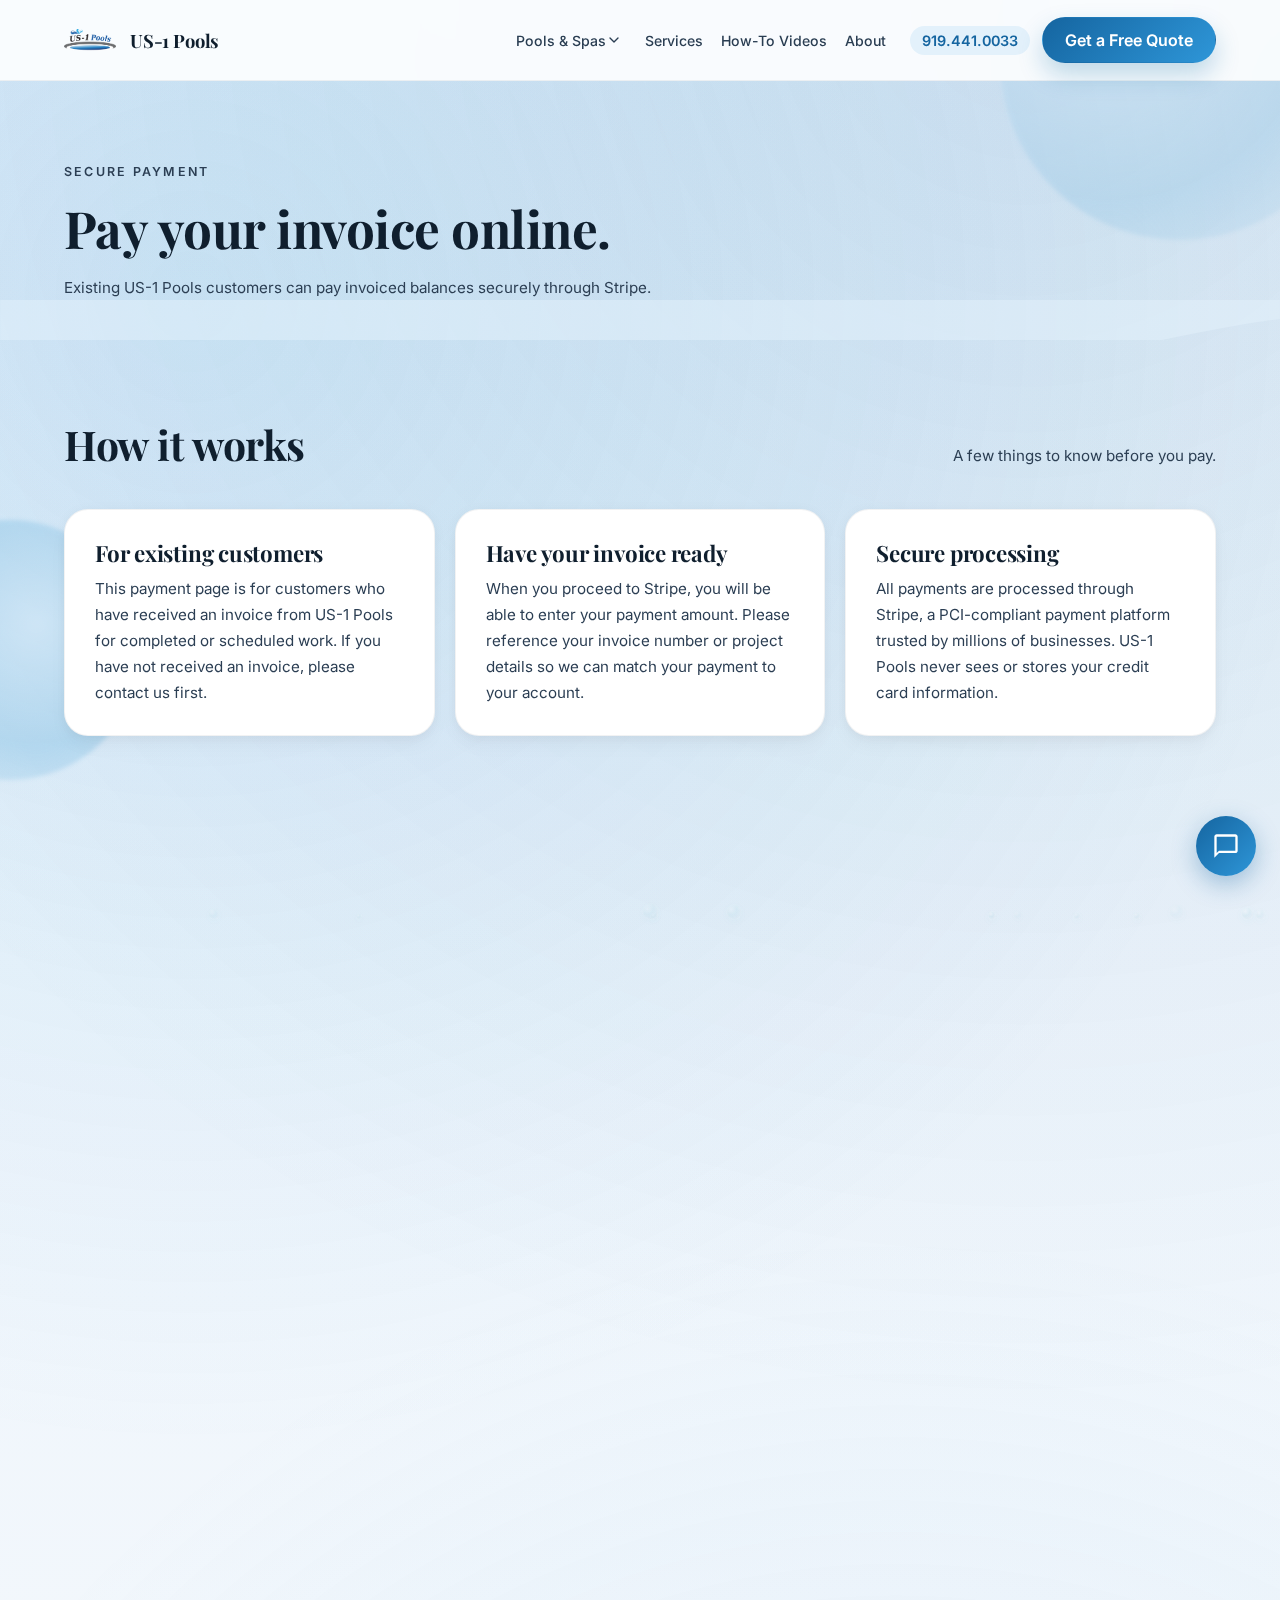
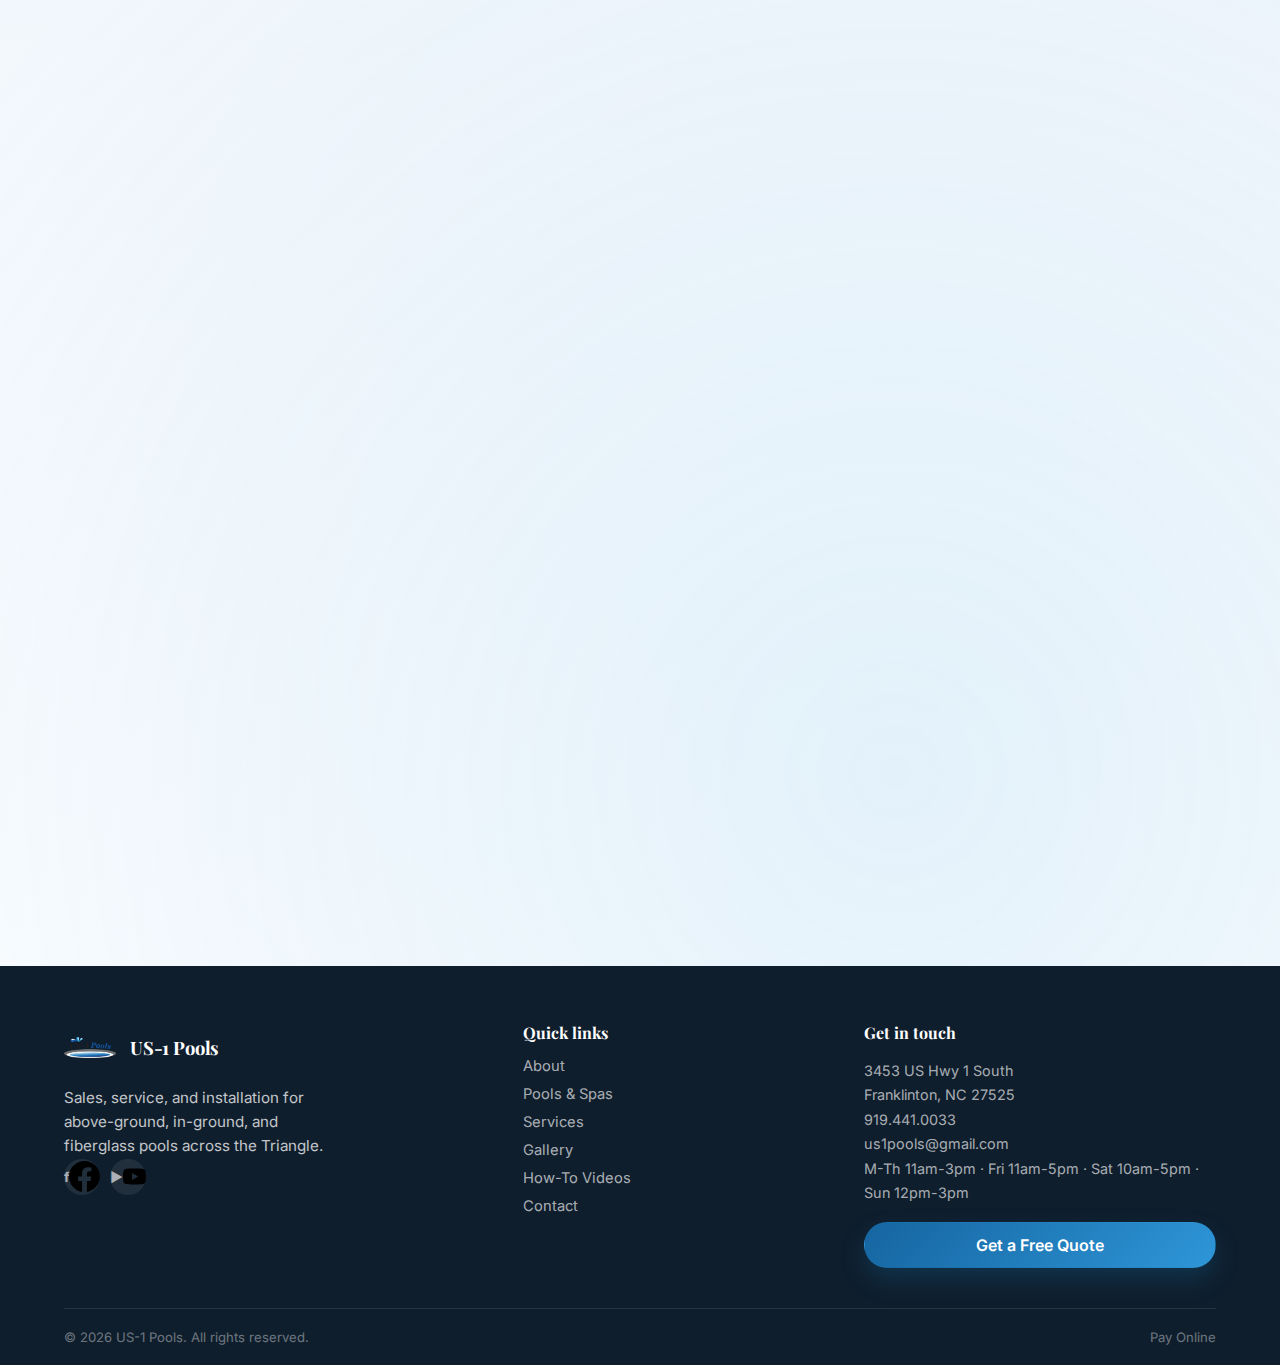
<file: payment.html>
<!DOCTYPE html>
<html lang="en">
<head>
  <meta charset="UTF-8" />
  <meta name="viewport" content="width=device-width, initial-scale=1" />
  <title>Pay Online | US-1 Pools</title>
  <meta name="description" content="Pay your US-1 Pools invoice securely online through Stripe." />
  <meta property="og:title" content="Pay Online | US-1 Pools" />
  <meta property="og:description" content="Pay your US-1 Pools invoice securely online through Stripe." />
  <meta property="og:image" content="https://www.us1pools.com/assets/images/hero.webp" />
  <meta property="og:url" content="https://www.us1pools.com/payment.html" />
  <meta name="twitter:card" content="summary_large_image" />
  <meta name="twitter:title" content="Pay Online | US-1 Pools" />
  <meta name="twitter:description" content="Pay your US-1 Pools invoice securely online through Stripe." />
  <meta name="twitter:image" content="https://www.us1pools.com/assets/images/hero.webp" />
  <link rel="canonical" href="https://www.us1pools.com/payment.html" />
  <link rel="icon" type="image/png" href="assets/images/logo.png" />
  <link rel="preconnect" href="https://fonts.googleapis.com" />
  <link rel="preconnect" href="https://fonts.gstatic.com" crossorigin />
  <link href="https://fonts.googleapis.com/css2?family=Playfair+Display:wght@400;500;600;700&family=Inter:wght@400;500;600;700&display=swap" rel="stylesheet" />
  <link rel="stylesheet" href="styles.css" />
</head>
<body data-page="payment">
  <a class="skip-link" href="#main">Skip to content</a>

  <div class="bg-orb orb-1" aria-hidden="true"></div>
  <div class="bg-orb orb-2" aria-hidden="true"></div>

  <header class="site-header" id="top">
    <div class="container header-inner">
      <a class="brand" href="index.html">
        <img src="assets/images/logo.png" alt="US-1 Pools logo" width="2500" height="1029" />
        <span class="brand-name">US-1 Pools</span>
      </a>
            <button class="nav-toggle" type="button" aria-expanded="false" aria-controls="nav-links">Menu</button>
      <nav class="nav-links" id="nav-links">
        <div class="nav-primary">
          <div class="nav-dropdown">
            <button class="nav-link dropdown-toggle" type="button" aria-expanded="false" aria-controls="dropdown-pools" data-page-link="pools">
              Pools &amp; Spas
              <svg class="dropdown-chevron" viewBox="0 0 24 24" aria-hidden="true">
                <path d="M6 9l6 6 6-6" fill="none" stroke="currentColor" stroke-width="2" stroke-linecap="round" stroke-linejoin="round" />
              </svg>
            </button>
            <div class="dropdown-menu" id="dropdown-pools">
              <a href="pools.html">View All Pools &amp; Spas</a>
              <a href="above-ground.html">Above Ground</a>
              <a href="in-ground.html">In-Ground &amp; Fiberglass</a>
              <a href="hot-tubs.html">Hot Tubs &amp; Swim Spas</a>
              <a href="liners.html">Liners</a>
              <a href="gallery.html">Gallery</a>
            </div>
          </div>
          <a class="nav-link" href="services.html" data-page-link="services">Services</a>
          <a class="nav-link nav-highlight" href="videos.html" data-page-link="videos">How-To Videos</a>
          <a class="nav-link" href="about.html" data-page-link="about">About</a>
        </div>
        <div class="nav-actions">
          <a class="nav-phone" href="tel:9194410033">919.441.0033</a>
          <a class="btn btn-primary" href="contact.html">Get a Free Quote</a>
        </div>
      </nav>
    </div>
  </header>

  <main id="main">
    <section class="page-hero">
      <div class="container">
        <p class="eyebrow">Secure Payment</p>
        <h1>Pay your invoice online.</h1>
        <p>Existing US-1 Pools customers can pay invoiced balances securely through Stripe.</p>
      </div>
    </section>

    <section class="section reveal">
      <div class="container">
        <div class="section-head">
          <div>
            <h2>How it works</h2>
          </div>
          <p class="section-sub">A few things to know before you pay.</p>
        </div>
        <div class="card-grid">
          <article class="service-card">
            <h3>For existing customers</h3>
            <p>This payment page is for customers who have received an invoice from US-1 Pools for completed or scheduled work. If you have not received an invoice, please <a href="contact.html">contact us</a> first.</p>
          </article>
          <article class="service-card">
            <h3>Have your invoice ready</h3>
            <p>When you proceed to Stripe, you will be able to enter your payment amount. Please reference your invoice number or project details so we can match your payment to your account.</p>
          </article>
          <article class="service-card">
            <h3>Secure processing</h3>
            <p>All payments are processed through <a href="https://stripe.com" target="_blank" rel="noopener noreferrer">Stripe</a>, a PCI-compliant payment platform trusted by millions of businesses. US-1 Pools never sees or stores your credit card information.</p>
          </article>
        </div>
      </div>
    </section>

    <section class="section reveal">
      <div class="container" style="text-align: center;">
        <img src="assets/images/logo.png" alt="US-1 Pools" width="2500" height="1029" style="max-width: 240px; margin-bottom: 24px;" />
        <h2>Ready to pay?</h2>
        <p class="section-sub" style="max-width: 540px; margin-left: auto; margin-right: auto;">Click below to proceed to our secure Stripe payment page. You will be able to enter your payment amount and complete the transaction.</p>
        <div class="hero-actions" style="justify-content: center; margin-top: 24px;">
          <a class="btn btn-primary" href="https://buy.stripe.com/5kA4iY3xm30agFObII" target="_blank" rel="noopener noreferrer">Proceed to Secure Payment</a>
        </div>
        <p style="margin-top: 16px; font-size: 0.9rem; opacity: 0.7;">You will be redirected to Stripe's secure payment page.</p>
      </div>
    </section>

    <section class="section reveal">
      <div class="container clinic-card">
        <div>
          <p class="eyebrow">Need help?</p>
          <h2>Questions about your invoice?</h2>
          <p class="section-sub">If you have questions about an invoice amount, need to arrange a payment plan, or did not receive your invoice, give us a call.</p>
        </div>
        <div class="clinic-details">
          <ul>
            <li>Call us at <a href="tel:9194410033">919.441.0033</a></li>
            <li>Email <a href="mailto:us1pools@gmail.com">us1pools@gmail.com</a></li>
            <li>3453 US Hwy 1 South, Franklinton, NC 27525</li>
          </ul>
          <a class="btn btn-secondary" href="contact.html">Contact Us</a>
        </div>
      </div>
    </section>
  </main>

  <footer class="site-footer">
    <div class="container">
      <div class="footer-inner">
        <div>
          <div class="brand">
            <img src="assets/images/logo.png" alt="US-1 Pools logo" width="2500" height="1029" />
            <span class="brand-name">US-1 Pools</span>
          </div>
          <p class="footer-tagline">Sales, service, and installation for above-ground, in-ground, and fiberglass pools across the Triangle.</p>
          <div class="footer-social">
            <a href="https://www.facebook.com/us1pools" target="_blank" rel="noopener noreferrer" aria-label="Facebook"><svg viewBox="0 0 24 24" aria-hidden="true"><path d="M24 12.073c0-6.627-5.373-12-12-12s-12 5.373-12 12c0 5.99 4.388 10.954 10.125 11.854v-8.385H7.078v-3.47h3.047V9.43c0-3.007 1.792-4.669 4.533-4.669 1.312 0 2.686.235 2.686.235v2.953H15.83c-1.491 0-1.956.925-1.956 1.874v2.25h3.328l-.532 3.47h-2.796v8.385C19.612 23.027 24 18.062 24 12.073z"/></svg></a>
            <a href="https://www.youtube.com/@US-1Pools" target="_blank" rel="noopener noreferrer" aria-label="YouTube"><svg viewBox="0 0 24 24" aria-hidden="true"><path d="M23.498 6.186a3.016 3.016 0 0 0-2.122-2.136C19.505 3.545 12 3.545 12 3.545s-7.505 0-9.377.505A3.017 3.017 0 0 0 .502 6.186C0 8.07 0 12 0 12s0 3.93.502 5.814a3.016 3.016 0 0 0 2.122 2.136c1.871.505 9.376.505 9.376.505s7.505 0 9.377-.505a3.015 3.015 0 0 0 2.122-2.136C24 15.93 24 12 24 12s0-3.93-.502-5.814zM9.545 15.568V8.432L15.818 12l-6.273 3.568z"/></svg></a>
          </div>
        </div>
        <div class="footer-links">
          <span class="footer-links-heading">Quick links</span>
          <a href="about.html">About</a>
          <a href="pools.html">Pools &amp; Spas</a>
          <a href="services.html">Services</a>
          <a href="gallery.html">Gallery</a>
          <a href="videos.html">How-To Videos</a>
          <a href="contact.html">Contact</a>
        </div>
        <div class="footer-meta">
          <span class="footer-meta-heading">Get in touch</span>
          <div class="footer-contact">
            <div>3453 US Hwy 1 South</div>
            <div>Franklinton, NC 27525</div>
            <div><a href="tel:9194410033">919.441.0033</a></div>
            <div><a href="mailto:us1pools@gmail.com">us1pools@gmail.com</a></div>
            <div data-seasonal>M-Th 11-3 &middot; Fri 11-5 &middot; Sat 10-5 &middot; Sun 12-3</div>
          </div>
          <a class="btn btn-primary footer-quote-btn" href="contact.html">Get a Free Quote</a>
        </div>
      </div>
      <div class="footer-bottom">
        <span>&copy; 2026 US-1 Pools. All rights reserved.</span>
        <a href="payment.html" class="footer-pay-link">Pay Online</a>
      </div>
    </div>
  </footer>

  <script defer data-domain="us1pools.com" src="https://plausible.io/js/script.js"></script>
  <script src="script.js"></script>
</body>
</html>
</file>
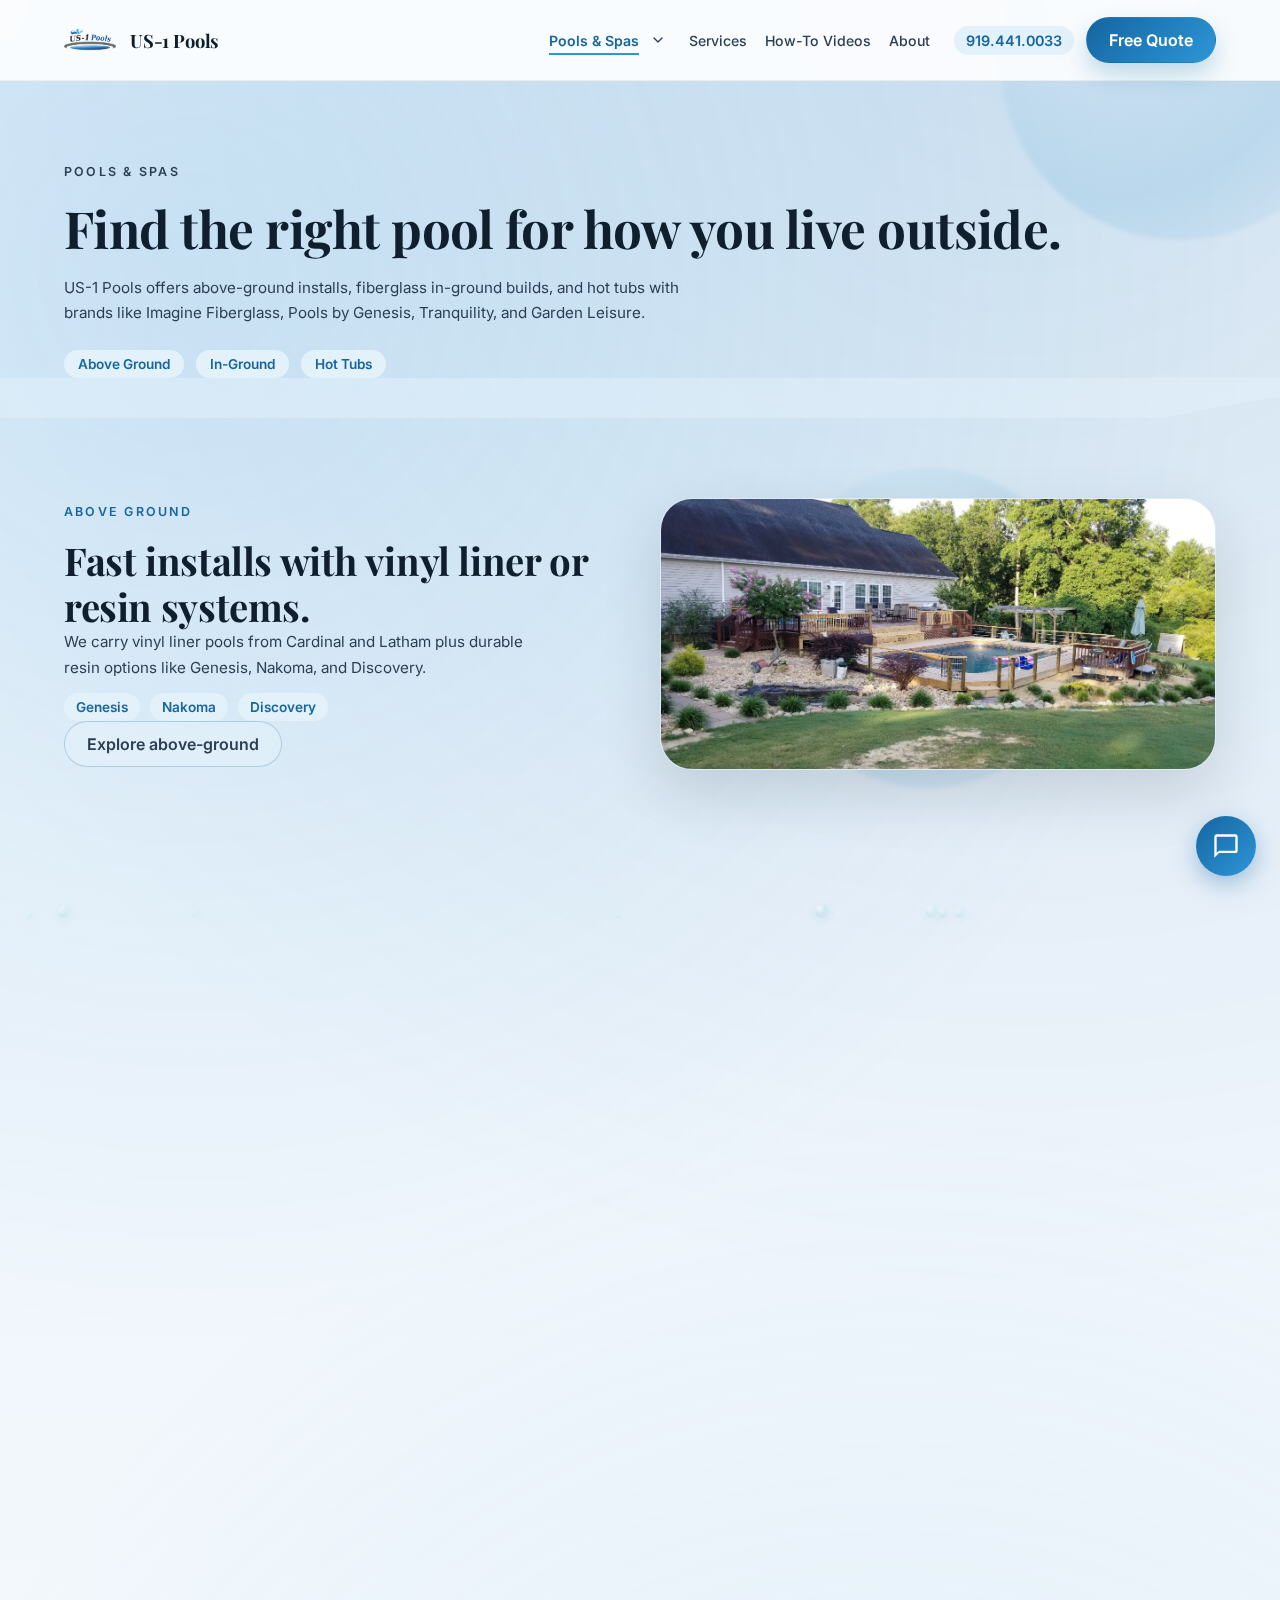
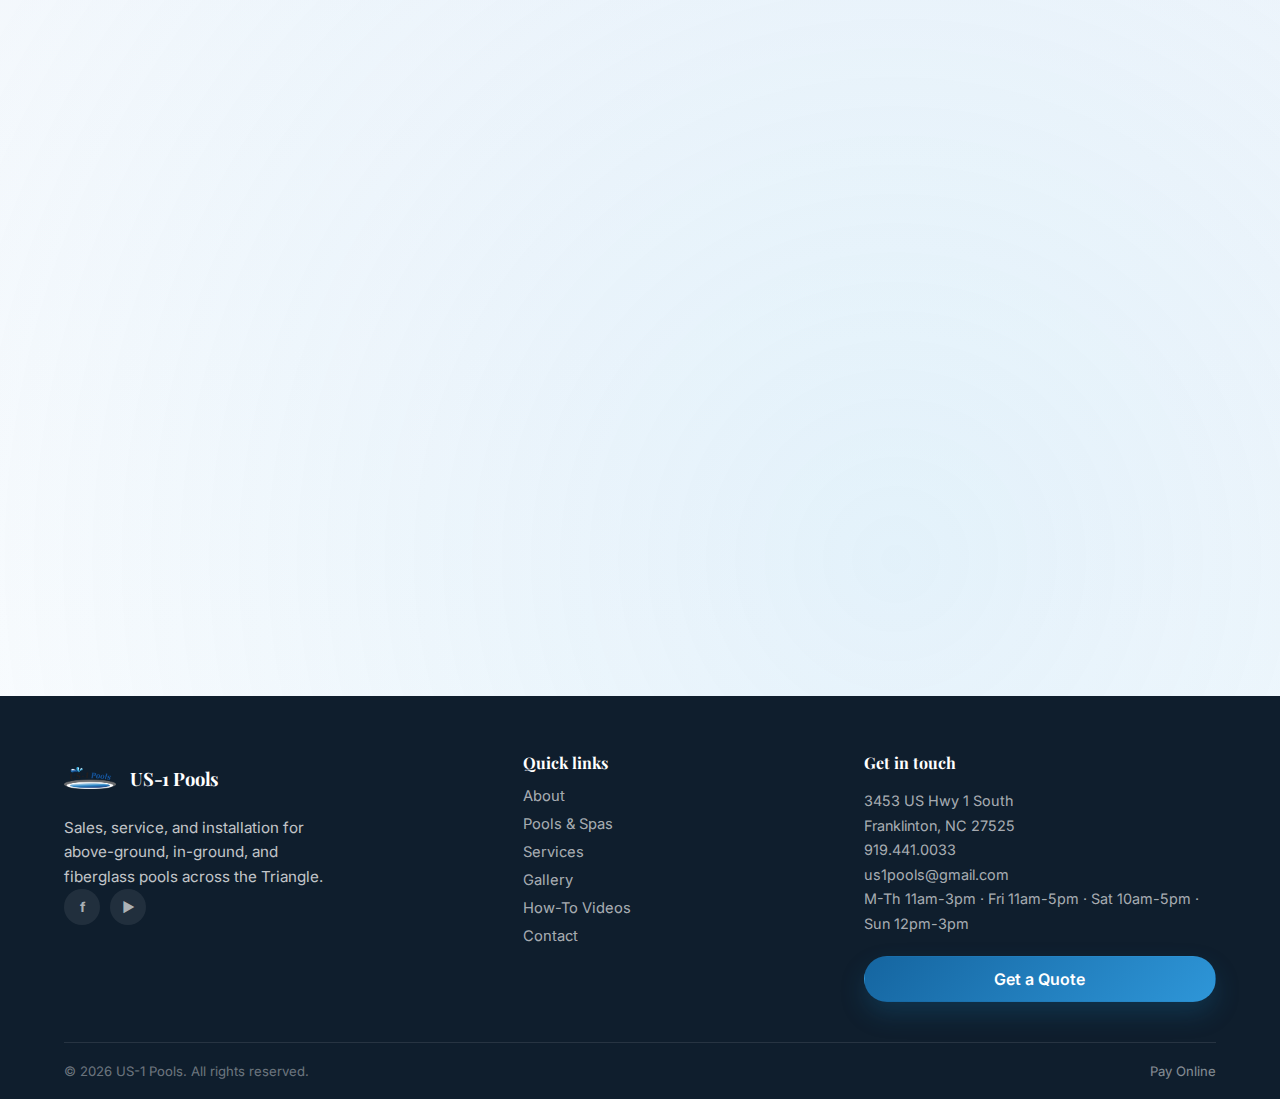
<file: pools.html>
<!DOCTYPE html>
<html lang="en">
<head>
  <meta charset="UTF-8" />
  <meta name="viewport" content="width=device-width, initial-scale=1" />
  <title>Pools & Spas | US-1 Pools</title>
  <meta name="description" content="Explore above-ground pools, fiberglass in-ground builds, and hot tubs with US-1 Pools. Serving the Triangle from Franklinton." />
  <meta property="og:title" content="Pools & Spas | US-1 Pools" />
  <meta property="og:description" content="Above-ground, in-ground, and hot tubs backed by trusted brands." />
  <meta property="og:image" content="https://www.us1pools.com/assets/images/gallery-03.webp" />
  <meta property="og:url" content="https://www.us1pools.com/pools.html" />
  <meta name="twitter:card" content="summary_large_image" />
  <meta name="twitter:title" content="Pools & Spas | US-1 Pools" />
  <meta name="twitter:description" content="Above-ground, in-ground, and hot tubs backed by trusted brands." />
  <meta name="twitter:image" content="https://www.us1pools.com/assets/images/gallery-03.webp" />
  <link rel="canonical" href="https://www.us1pools.com/pools.html" />
  <link rel="icon" type="image/png" href="assets/images/logo.png" />
  <link rel="preconnect" href="https://fonts.googleapis.com" />
  <link rel="preconnect" href="https://fonts.gstatic.com" crossorigin />
  <link href="https://fonts.googleapis.com/css2?family=Playfair+Display:wght@400;500;600;700&family=Inter:wght@400;500;600;700&display=swap" rel="stylesheet" />
  <link rel="stylesheet" href="styles.css" />
</head>
<body data-page="pools">
  <a class="skip-link" href="#main">Skip to content</a>

  <div class="bg-orb orb-1" aria-hidden="true"></div>
  <div class="bg-orb orb-3" aria-hidden="true"></div>

  <header class="site-header" id="top">
    <div class="container header-inner">
      <a class="brand" href="index.html">
        <img src="assets/images/logo.png" alt="US-1 Pools logo" />
        <span class="brand-name">US-1 Pools</span>
      </a>
            <button class="nav-toggle" type="button" aria-expanded="false" aria-controls="nav-links">Menu</button>
      <nav class="nav-links" id="nav-links">
        <div class="nav-primary">
          <div class="nav-dropdown">
            <a class="nav-link" href="pools.html" data-page-link="pools">Pools &amp; Spas</a>
            <button class="dropdown-toggle" type="button" aria-expanded="false" aria-controls="dropdown-pools">
              <span class="sr-only">Toggle Pools &amp; Spas menu</span>
              <svg viewBox="0 0 24 24" aria-hidden="true">
                <path d="M6 9l6 6 6-6" fill="none" stroke="currentColor" stroke-width="2" stroke-linecap="round" stroke-linejoin="round" />
              </svg>
            </button>
            <div class="dropdown-menu" id="dropdown-pools">
              <a href="above-ground.html">Above Ground</a>
              <a href="in-ground.html">In-Ground &amp; Fiberglass</a>
              <a href="hot-tubs.html">Hot Tubs &amp; Swim Spas</a>
              <a href="liners.html">Liners</a>
              <a href="gallery.html">Gallery</a>
            </div>
          </div>
          <a class="nav-link" href="services.html" data-page-link="services">Services</a>
          <a class="nav-link nav-highlight" href="videos.html" data-page-link="videos">How-To Videos</a>
          <a class="nav-link" href="about.html" data-page-link="about">About</a>
        </div>
        <div class="nav-actions">
          <a class="nav-phone" href="tel:9194410033">919.441.0033</a>
          <a class="btn btn-primary" href="contact.html">Free Quote</a>
        </div>
      </nav>
    </div>
  </header>

  <main id="main">
    <section class="page-hero">
      <div class="container">
        <p class="eyebrow">Pools & Spas</p>
        <h1>Find the right pool for how you live outside.</h1>
        <p>US-1 Pools offers above-ground installs, fiberglass in-ground builds, and hot tubs with brands like Imagine Fiberglass, Pools by Genesis, Tranquility, and Garden Leisure.</p>
        <div class="page-meta">
          <span class="meta-chip">Above Ground</span>
          <span class="meta-chip">In-Ground</span>
          <span class="meta-chip">Hot Tubs</span>
        </div>
      </div>
    </section>

    <section class="section reveal" id="above-ground">
      <div class="container content-grid">
        <div>
          <p class="eyebrow">Above Ground</p>
          <h2>Fast installs with vinyl liner or resin systems.</h2>
          <p class="section-sub">We carry vinyl liner pools from Cardinal and Latham plus durable resin options like Genesis, Nakoma, and Discovery.</p>
          <div class="model-list">
            <span class="model-chip">Genesis</span>
            <span class="model-chip">Nakoma</span>
            <span class="model-chip">Discovery</span>
          </div>
          <a class="btn btn-ghost" href="above-ground.html">Explore above-ground</a>
        </div>
        <div class="image-card">
          <img src="assets/images/gallery-05.webp" alt="Above ground pool installation" loading="lazy" />
        </div>
      </div>
    </section>

    <section class="section split reveal" id="in-ground">
      <div class="container content-grid">
        <div>
          <p class="eyebrow">In-Ground</p>
          <h2>Fiberglass builds with modern finishes.</h2>
          <p class="section-sub">Choose from Imagine Fiberglass and Pools by Genesis, with equipment packages from Pentair dealers.</p>
          <div class="model-list">
            <span class="model-chip">Imagine Fiberglass</span>
            <span class="model-chip">Pools by Genesis</span>
          </div>
          <a class="btn btn-ghost" href="in-ground.html">Explore in-ground</a>
        </div>
        <div class="image-card">
          <img src="assets/images/gallery-02.webp" alt="In-ground fiberglass pool" loading="lazy" />
        </div>
      </div>
    </section>

    <section class="section reveal" id="hot-tubs">
      <div class="container content-grid">
        <div>
          <p class="eyebrow">Hot Tubs & Spas</p>
          <h2>Relaxation-ready hot tubs.</h2>
          <p class="section-sub">Tranquility and Garden Leisure spas are available with delivery, setup, and ongoing service.</p>
          <div class="model-list">
            <span class="model-chip">Tranquility</span>
            <span class="model-chip">Garden Leisure</span>
          </div>
          <a class="btn btn-ghost" href="hot-tubs.html">Explore spas</a>
        </div>
        <div class="image-card">
          <img src="assets/images/gallery-06.webp" alt="Hot tub and spa installation" loading="lazy" />
        </div>
      </div>
    </section>

    <section class="section clinic reveal">
      <div class="container clinic-card">
        <div>
          <p class="eyebrow">Need guidance?</p>
          <h2>We can help you compare options.</h2>
          <p class="section-sub">Tell us about your yard and we will recommend the right pool type, budget range, and timeline.</p>
        </div>
        <div class="clinic-details">
          <ul>
            <li>Free consults and site walk-throughs</li>
            <li>Clear pricing ranges by pool type</li>
            <li>Timeline planning and permitting help</li>
          </ul>
          <a class="btn btn-secondary" href="contact.html">Schedule a Consult</a>
        </div>
      </div>
    </section>
  </main>

  <footer class="site-footer">
    <div class="container">
      <div class="footer-inner">
        <div>
          <div class="brand">
            <img src="assets/images/logo.png" alt="US-1 Pools logo" />
            <span class="brand-name">US-1 Pools</span>
          </div>
          <p class="footer-tagline">Sales, service, and installation for above-ground, in-ground, and fiberglass pools across the Triangle.</p>
          <div class="footer-social">
            <a href="https://www.facebook.com/us1pools" target="_blank" rel="noopener noreferrer" aria-label="Facebook">FB</a>
            <a href="https://www.youtube.com/@US-1Pools" target="_blank" rel="noopener noreferrer" aria-label="YouTube">YT</a>
          </div>
        </div>
        <div class="footer-links">
          <span class="footer-links-heading">Quick links</span>
          <a href="about.html">About</a>
          <a href="pools.html">Pools &amp; Spas</a>
          <a href="services.html">Services</a>
          <a href="gallery.html">Gallery</a>
          <a href="videos.html">How-To Videos</a>
          <a href="contact.html">Contact</a>
        </div>
        <div class="footer-meta">
          <span class="footer-meta-heading">Get in touch</span>
          <div class="footer-contact">
            <div>3453 US Hwy 1 South</div>
            <div>Franklinton, NC 27525</div>
            <div><a href="tel:9194410033">919.441.0033</a></div>
            <div><a href="mailto:us1pools@gmail.com">us1pools@gmail.com</a></div>
            <div data-seasonal>M-Th 11-3 &middot; Fri 11-5 &middot; Sat 10-5 &middot; Sun 12-3</div>
          </div>
          <a class="btn btn-primary" href="contact.html" style="margin-top:4px">Get a Quote</a>
        </div>
      </div>
      <div class="footer-bottom">
        <span>&copy; 2026 US-1 Pools. All rights reserved.</span>
        <a href="https://buy.stripe.com/5kA4iY3xm30agFObII" target="_blank" rel="noopener noreferrer" style="color:rgba(255,255,255,0.5)">Pay Online</a>
      </div>
    </div>
  </footer>

  <script src="script.js"></script>
  <script type="application/ld+json">
    {
          "@context": "https://schema.org",
          "@type": "CollectionPage",
          "name": "Pools & Spas",
          "description": "Browse above-ground, in-ground, fiberglass pools, hot tubs, and swim spas from US-1 Pools in Franklinton, NC.",
          "url": "https://www.us1pools.com/pools.html",
          "mainEntity": {
                "@type": "ItemList",
                "itemListElement": [
                      {
                            "@type": "ListItem",
                            "position": 1,
                            "name": "Above-Ground Pools",
                            "url": "https://www.us1pools.com/above-ground.html"
                      },
                      {
                            "@type": "ListItem",
                            "position": 2,
                            "name": "In-Ground & Fiberglass Pools",
                            "url": "https://www.us1pools.com/in-ground.html"
                      },
                      {
                            "@type": "ListItem",
                            "position": 3,
                            "name": "Hot Tubs & Swim Spas",
                            "url": "https://www.us1pools.com/hot-tubs.html"
                      },
                      {
                            "@type": "ListItem",
                            "position": 4,
                            "name": "Pool Liners",
                            "url": "https://www.us1pools.com/liners.html"
                      }
                ]
          }
    }
  </script>
  <script type="application/ld+json">
    {
          "@context": "https://schema.org",
          "@type": "BreadcrumbList",
          "itemListElement": [
                {
                      "@type": "ListItem",
                      "position": 1,
                      "name": "Home",
                      "item": "https://www.us1pools.com"
                },
                {
                      "@type": "ListItem",
                      "position": 2,
                      "name": "Pools & Spas"
                }
          ]
    }
  </script>
</body>
</html>
</file>
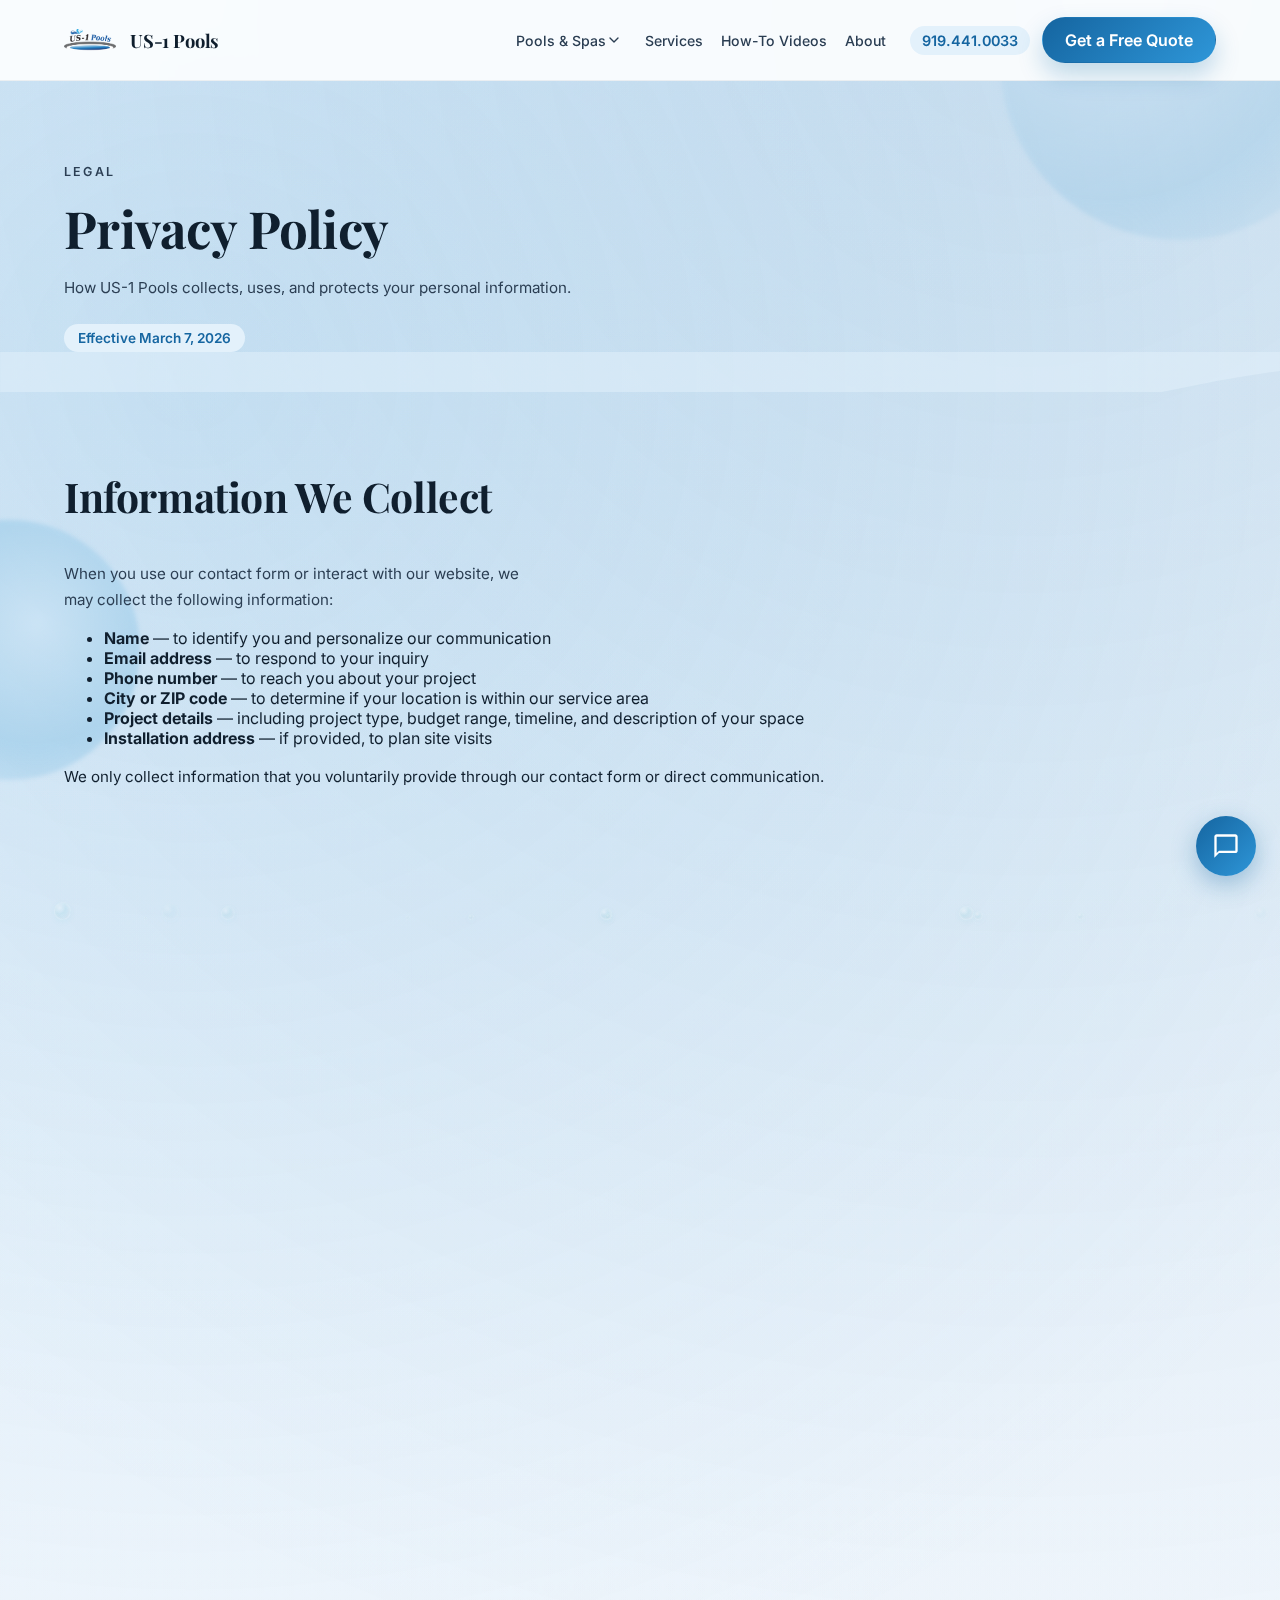
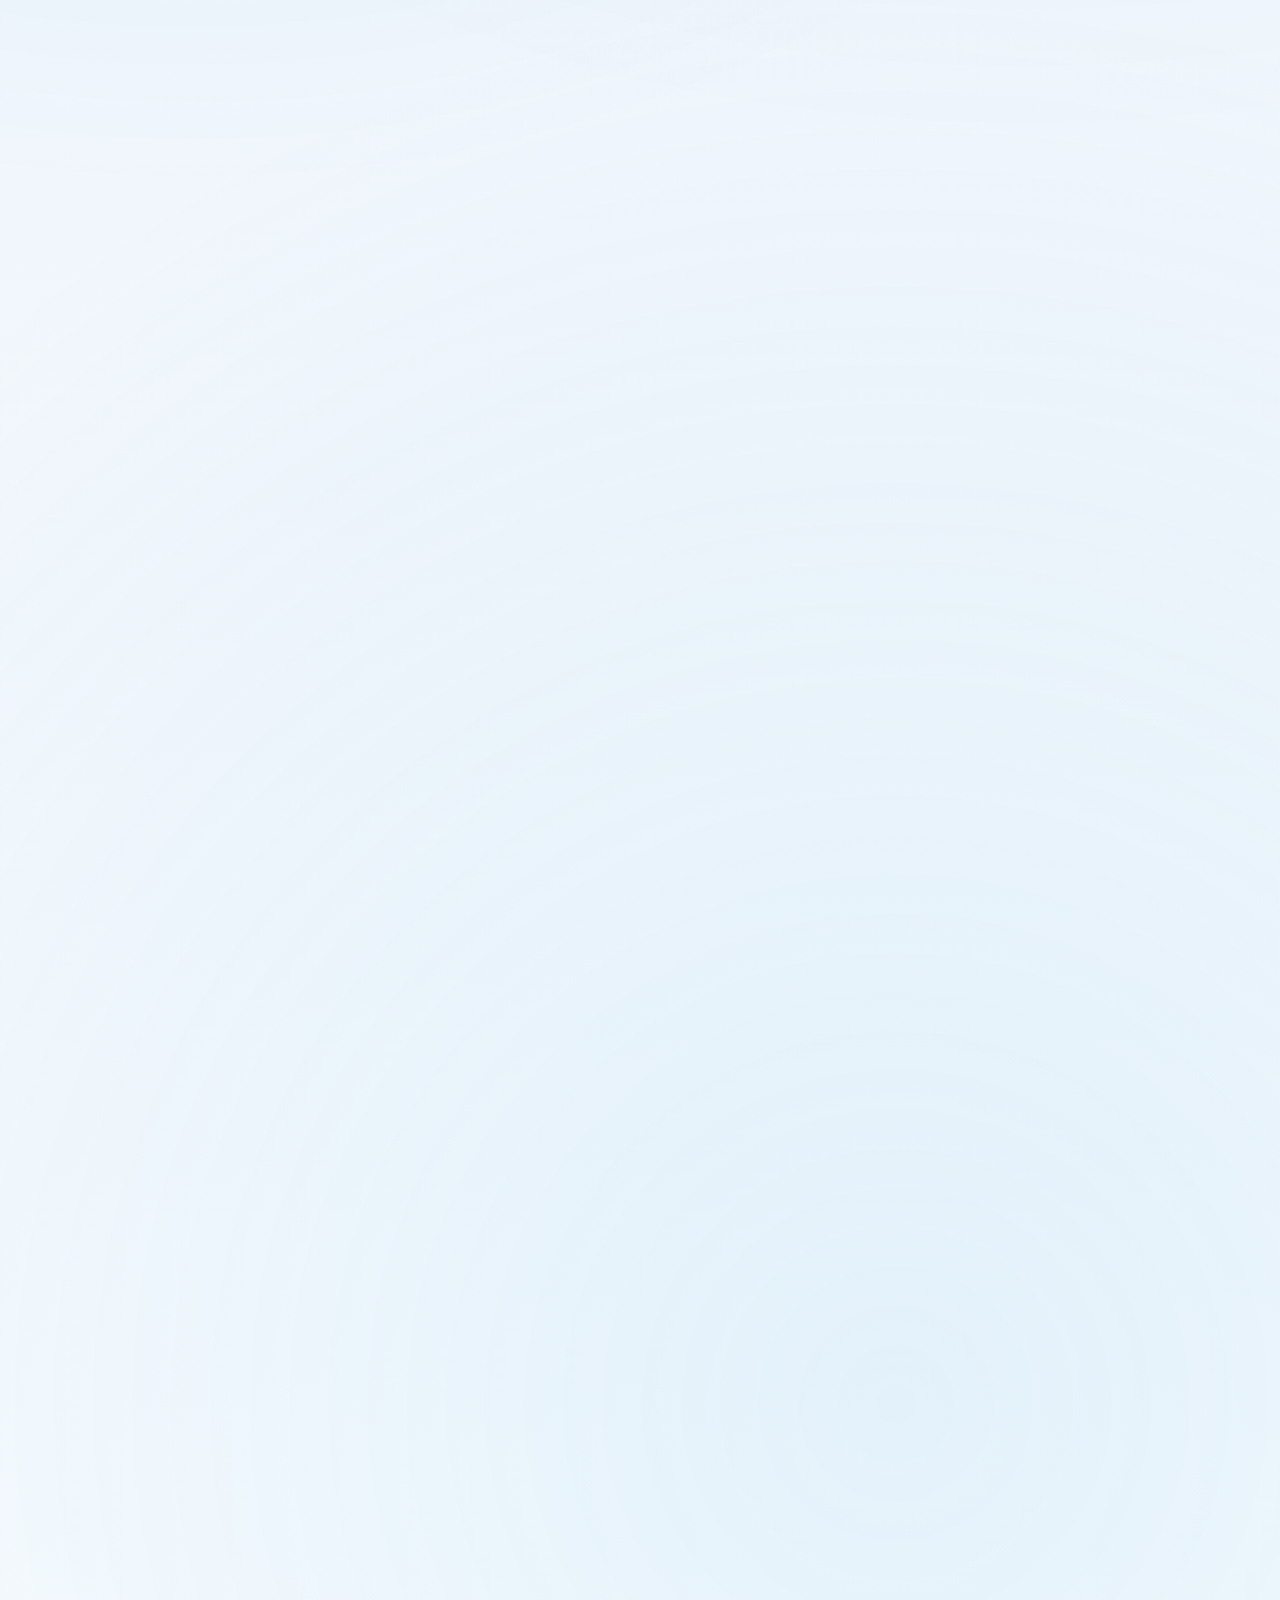
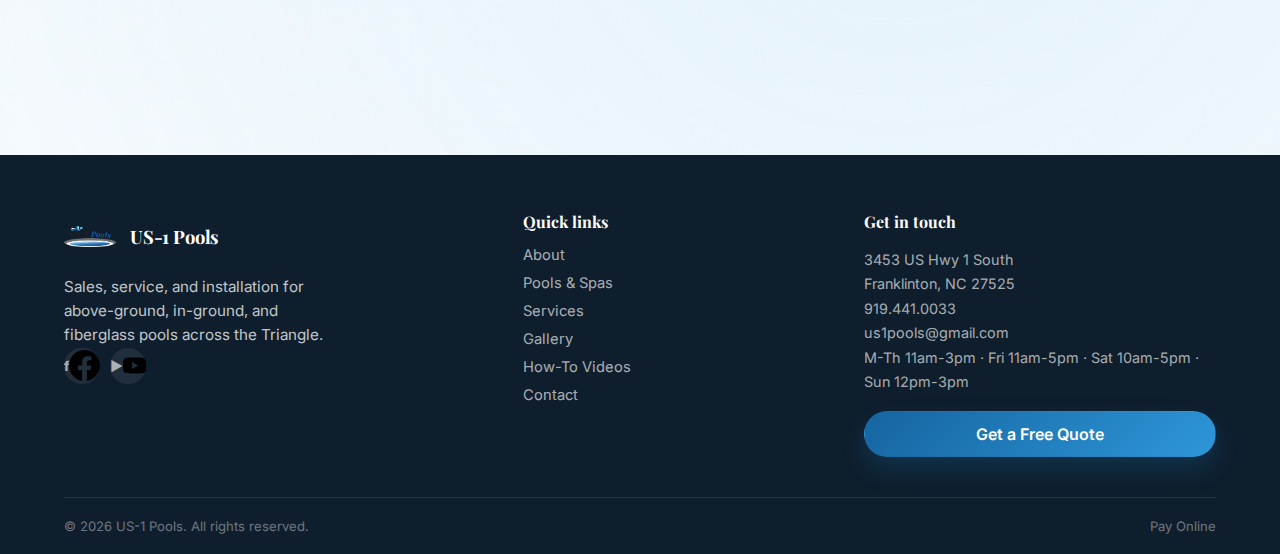
<file: privacy-policy.html>
<!DOCTYPE html>
<html lang="en">
<head>
  <meta charset="UTF-8" />
  <meta name="viewport" content="width=device-width, initial-scale=1" />
  <title>Privacy Policy | US-1 Pools</title>
  <meta name="description" content="Privacy policy for US-1 Pools. Learn how we collect, use, and protect your personal information." />
  <meta property="og:title" content="Privacy Policy | US-1 Pools" />
  <meta property="og:description" content="Privacy policy for US-1 Pools. Learn how we collect, use, and protect your personal information." />
  <meta property="og:image" content="https://www.us1pools.com/assets/images/hero.webp" />
  <meta property="og:url" content="https://www.us1pools.com/privacy-policy.html" />
  <meta name="twitter:card" content="summary_large_image" />
  <meta name="twitter:title" content="Privacy Policy | US-1 Pools" />
  <meta name="twitter:description" content="Privacy policy for US-1 Pools. Learn how we collect, use, and protect your personal information." />
  <meta name="twitter:image" content="https://www.us1pools.com/assets/images/hero.webp" />
  <link rel="canonical" href="https://www.us1pools.com/privacy-policy.html" />
  <link rel="icon" type="image/png" href="assets/images/logo.png" />
  <link rel="preconnect" href="https://fonts.googleapis.com" />
  <link rel="preconnect" href="https://fonts.gstatic.com" crossorigin />
  <link href="https://fonts.googleapis.com/css2?family=Playfair+Display:wght@400;500;600;700&family=Inter:wght@400;500;600;700&display=swap" rel="stylesheet" />
  <link rel="stylesheet" href="styles.css" />
</head>
<body data-page="legal">
  <a class="skip-link" href="#main">Skip to content</a>

  <div class="bg-orb orb-1" aria-hidden="true"></div>
  <div class="bg-orb orb-2" aria-hidden="true"></div>

  <header class="site-header" id="top">
    <div class="container header-inner">
      <a class="brand" href="index.html">
        <img src="assets/images/logo.png" alt="US-1 Pools logo" width="2500" height="1029" />
        <span class="brand-name">US-1 Pools</span>
      </a>
            <button class="nav-toggle" type="button" aria-expanded="false" aria-controls="nav-links">Menu</button>
      <nav class="nav-links" id="nav-links">
        <div class="nav-primary">
          <div class="nav-dropdown">
            <button class="nav-link dropdown-toggle" type="button" aria-expanded="false" aria-controls="dropdown-pools" data-page-link="pools">
              Pools &amp; Spas
              <svg class="dropdown-chevron" viewBox="0 0 24 24" aria-hidden="true">
                <path d="M6 9l6 6 6-6" fill="none" stroke="currentColor" stroke-width="2" stroke-linecap="round" stroke-linejoin="round" />
              </svg>
            </button>
            <div class="dropdown-menu" id="dropdown-pools">
              <a href="pools.html">View All Pools &amp; Spas</a>
              <a href="above-ground.html">Above Ground</a>
              <a href="in-ground.html">In-Ground &amp; Fiberglass</a>
              <a href="hot-tubs.html">Hot Tubs &amp; Swim Spas</a>
              <a href="liners.html">Liners</a>
              <a href="gallery.html">Gallery</a>
            </div>
          </div>
          <a class="nav-link" href="services.html" data-page-link="services">Services</a>
          <a class="nav-link nav-highlight" href="videos.html" data-page-link="videos">How-To Videos</a>
          <a class="nav-link" href="about.html" data-page-link="about">About</a>
        </div>
        <div class="nav-actions">
          <a class="nav-phone" href="tel:9194410033">919.441.0033</a>
          <a class="btn btn-primary" href="contact.html">Get a Free Quote</a>
        </div>
      </nav>
    </div>
  </header>

  <main id="main">
    <section class="page-hero">
      <div class="container">
        <p class="eyebrow">Legal</p>
        <h1>Privacy Policy</h1>
        <p>How US-1 Pools collects, uses, and protects your personal information.</p>
        <div class="page-meta">
          <span class="meta-chip">Effective March 7, 2026</span>
        </div>
      </div>
    </section>

    <section class="section reveal">
      <div class="container">
        <div class="section-head">
          <div>
            <h2>Information We Collect</h2>
          </div>
        </div>
        <p class="section-sub">When you use our contact form or interact with our website, we may collect the following information:</p>
        <ul>
          <li><strong>Name</strong> &mdash; to identify you and personalize our communication</li>
          <li><strong>Email address</strong> &mdash; to respond to your inquiry</li>
          <li><strong>Phone number</strong> &mdash; to reach you about your project</li>
          <li><strong>City or ZIP code</strong> &mdash; to determine if your location is within our service area</li>
          <li><strong>Project details</strong> &mdash; including project type, budget range, timeline, and description of your space</li>
          <li><strong>Installation address</strong> &mdash; if provided, to plan site visits</li>
        </ul>
        <p>We only collect information that you voluntarily provide through our contact form or direct communication.</p>
      </div>
    </section>

    <section class="section reveal">
      <div class="container">
        <div class="section-head">
          <div>
            <h2>How We Use Your Information</h2>
          </div>
        </div>
        <p class="section-sub">We use the information we collect to:</p>
        <ul>
          <li>Respond to your quote requests and service inquiries</li>
          <li>Schedule consultations, site visits, and service appointments</li>
          <li>Provide estimates for pool installation, maintenance, and retail services</li>
          <li>Communicate project updates and follow-up information</li>
          <li>Improve our website and customer experience</li>
        </ul>
        <p>We do not sell, rent, or share your personal information with third parties for marketing purposes.</p>
      </div>
    </section>

    <section class="section reveal">
      <div class="container">
        <div class="section-head">
          <div>
            <h2>Third-Party Services</h2>
          </div>
        </div>
        <p class="section-sub">We use the following third-party services to operate our website and business:</p>

        <h3>Plausible Analytics</h3>
        <p>We use <a href="https://plausible.io" target="_blank" rel="noopener noreferrer">Plausible Analytics</a> for website analytics. Plausible is a privacy-friendly analytics tool that does not use cookies, does not collect personal data, and does not track you across websites. All data is aggregated and no individual visitors can be identified.</p>

        <h3>Stripe</h3>
        <p>We use <a href="https://stripe.com" target="_blank" rel="noopener noreferrer">Stripe</a> to process online payments for invoiced services. When you make a payment through Stripe, your payment information (such as credit card details) is collected and processed directly by Stripe. Stripe may set cookies necessary for payment processing and fraud prevention. US-1 Pools does not store your credit card information. Stripe's use of your data is governed by <a href="https://stripe.com/privacy" target="_blank" rel="noopener noreferrer">Stripe's Privacy Policy</a>.</p>

        <h3>AI Chatbot</h3>
        <p>Our website may include an AI-powered chatbot to assist with common questions. Conversations with the chatbot may be processed by a third-party AI service. Do not share sensitive personal information (such as payment details or Social Security numbers) through the chatbot.</p>
      </div>
    </section>

    <section class="section reveal">
      <div class="container">
        <div class="section-head">
          <div>
            <h2>Cookies</h2>
          </div>
        </div>
        <p>Our analytics provider, Plausible, is completely cookieless and does not set any cookies on your device.</p>
        <p>Stripe may set cookies when you visit our payment page. These cookies are necessary for secure payment processing and fraud prevention. We do not use cookies for advertising or tracking purposes.</p>
      </div>
    </section>

    <section class="section reveal">
      <div class="container">
        <div class="section-head">
          <div>
            <h2>Data Security</h2>
          </div>
        </div>
        <p>We take reasonable measures to protect your personal information from unauthorized access, alteration, or destruction. Our website is served over HTTPS, and payment processing is handled through Stripe's PCI-compliant infrastructure.</p>
      </div>
    </section>

    <section class="section reveal">
      <div class="container">
        <div class="section-head">
          <div>
            <h2>Your Rights</h2>
          </div>
        </div>
        <p class="section-sub">You have the right to:</p>
        <ul>
          <li><strong>Access</strong> the personal information we hold about you</li>
          <li><strong>Request correction</strong> of inaccurate information</li>
          <li><strong>Request deletion</strong> of your personal information</li>
          <li><strong>Opt out</strong> of any future communications from us</li>
        </ul>
        <p>To exercise any of these rights, contact us using the information below.</p>
      </div>
    </section>

    <section class="section reveal">
      <div class="container">
        <div class="section-head">
          <div>
            <h2>Changes to This Policy</h2>
          </div>
        </div>
        <p>We may update this privacy policy from time to time. Changes will be posted on this page with an updated effective date. Continued use of our website after changes constitutes acceptance of the updated policy.</p>
      </div>
    </section>

    <section class="section reveal">
      <div class="container clinic-card">
        <div>
          <p class="eyebrow">Questions?</p>
          <h2>Contact us about your privacy.</h2>
          <p class="section-sub">If you have questions about this privacy policy or how we handle your information, reach out anytime.</p>
        </div>
        <div class="clinic-details">
          <ul>
            <li>US-1 Pools</li>
            <li>3453 US Hwy 1 South, Franklinton, NC 27525</li>
            <li><a href="mailto:us1pools@gmail.com">us1pools@gmail.com</a></li>
            <li><a href="tel:9194410033">919.441.0033</a></li>
          </ul>
          <a class="btn btn-secondary" href="contact.html">Contact Us</a>
        </div>
      </div>
    </section>
  </main>

  <footer class="site-footer">
    <div class="container">
      <div class="footer-inner">
        <div>
          <div class="brand">
            <img src="assets/images/logo.png" alt="US-1 Pools logo" width="2500" height="1029" />
            <span class="brand-name">US-1 Pools</span>
          </div>
          <p class="footer-tagline">Sales, service, and installation for above-ground, in-ground, and fiberglass pools across the Triangle.</p>
          <div class="footer-social">
            <a href="https://www.facebook.com/us1pools" target="_blank" rel="noopener noreferrer" aria-label="Facebook"><svg viewBox="0 0 24 24" aria-hidden="true"><path d="M24 12.073c0-6.627-5.373-12-12-12s-12 5.373-12 12c0 5.99 4.388 10.954 10.125 11.854v-8.385H7.078v-3.47h3.047V9.43c0-3.007 1.792-4.669 4.533-4.669 1.312 0 2.686.235 2.686.235v2.953H15.83c-1.491 0-1.956.925-1.956 1.874v2.25h3.328l-.532 3.47h-2.796v8.385C19.612 23.027 24 18.062 24 12.073z"/></svg></a>
            <a href="https://www.youtube.com/@US-1Pools" target="_blank" rel="noopener noreferrer" aria-label="YouTube"><svg viewBox="0 0 24 24" aria-hidden="true"><path d="M23.498 6.186a3.016 3.016 0 0 0-2.122-2.136C19.505 3.545 12 3.545 12 3.545s-7.505 0-9.377.505A3.017 3.017 0 0 0 .502 6.186C0 8.07 0 12 0 12s0 3.93.502 5.814a3.016 3.016 0 0 0 2.122 2.136c1.871.505 9.376.505 9.376.505s7.505 0 9.377-.505a3.015 3.015 0 0 0 2.122-2.136C24 15.93 24 12 24 12s0-3.93-.502-5.814zM9.545 15.568V8.432L15.818 12l-6.273 3.568z"/></svg></a>
          </div>
        </div>
        <div class="footer-links">
          <span class="footer-links-heading">Quick links</span>
          <a href="about.html">About</a>
          <a href="pools.html">Pools &amp; Spas</a>
          <a href="services.html">Services</a>
          <a href="gallery.html">Gallery</a>
          <a href="videos.html">How-To Videos</a>
          <a href="contact.html">Contact</a>
        </div>
        <div class="footer-meta">
          <span class="footer-meta-heading">Get in touch</span>
          <div class="footer-contact">
            <div>3453 US Hwy 1 South</div>
            <div>Franklinton, NC 27525</div>
            <div><a href="tel:9194410033">919.441.0033</a></div>
            <div><a href="mailto:us1pools@gmail.com">us1pools@gmail.com</a></div>
            <div data-seasonal>M-Th 11-3 &middot; Fri 11-5 &middot; Sat 10-5 &middot; Sun 12-3</div>
          </div>
          <a class="btn btn-primary footer-quote-btn" href="contact.html">Get a Free Quote</a>
        </div>
      </div>
      <div class="footer-bottom">
        <span>&copy; 2026 US-1 Pools. All rights reserved.</span>
        <a href="payment.html" class="footer-pay-link">Pay Online</a>
      </div>
    </div>
  </footer>

  <script defer data-domain="us1pools.com" src="https://plausible.io/js/script.js"></script>
  <script src="script.js"></script>
</body>
</html>
</file>
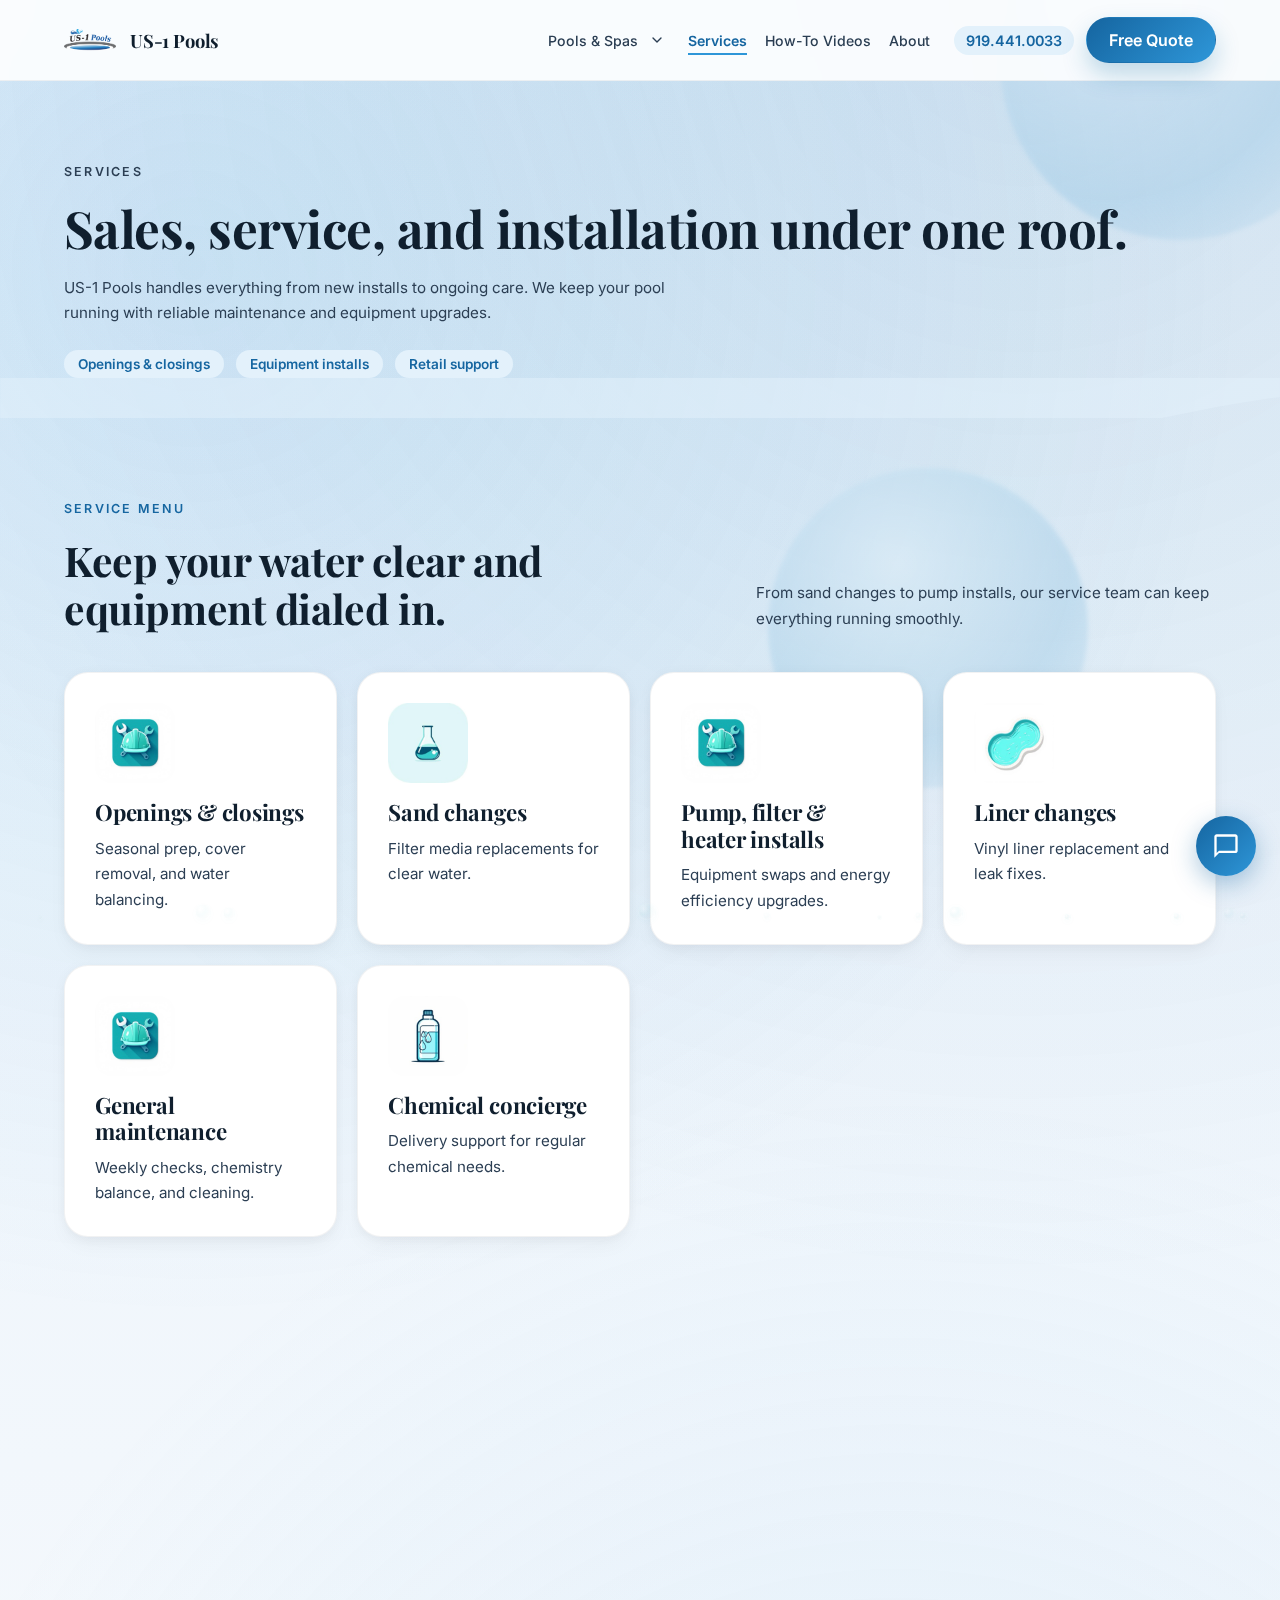
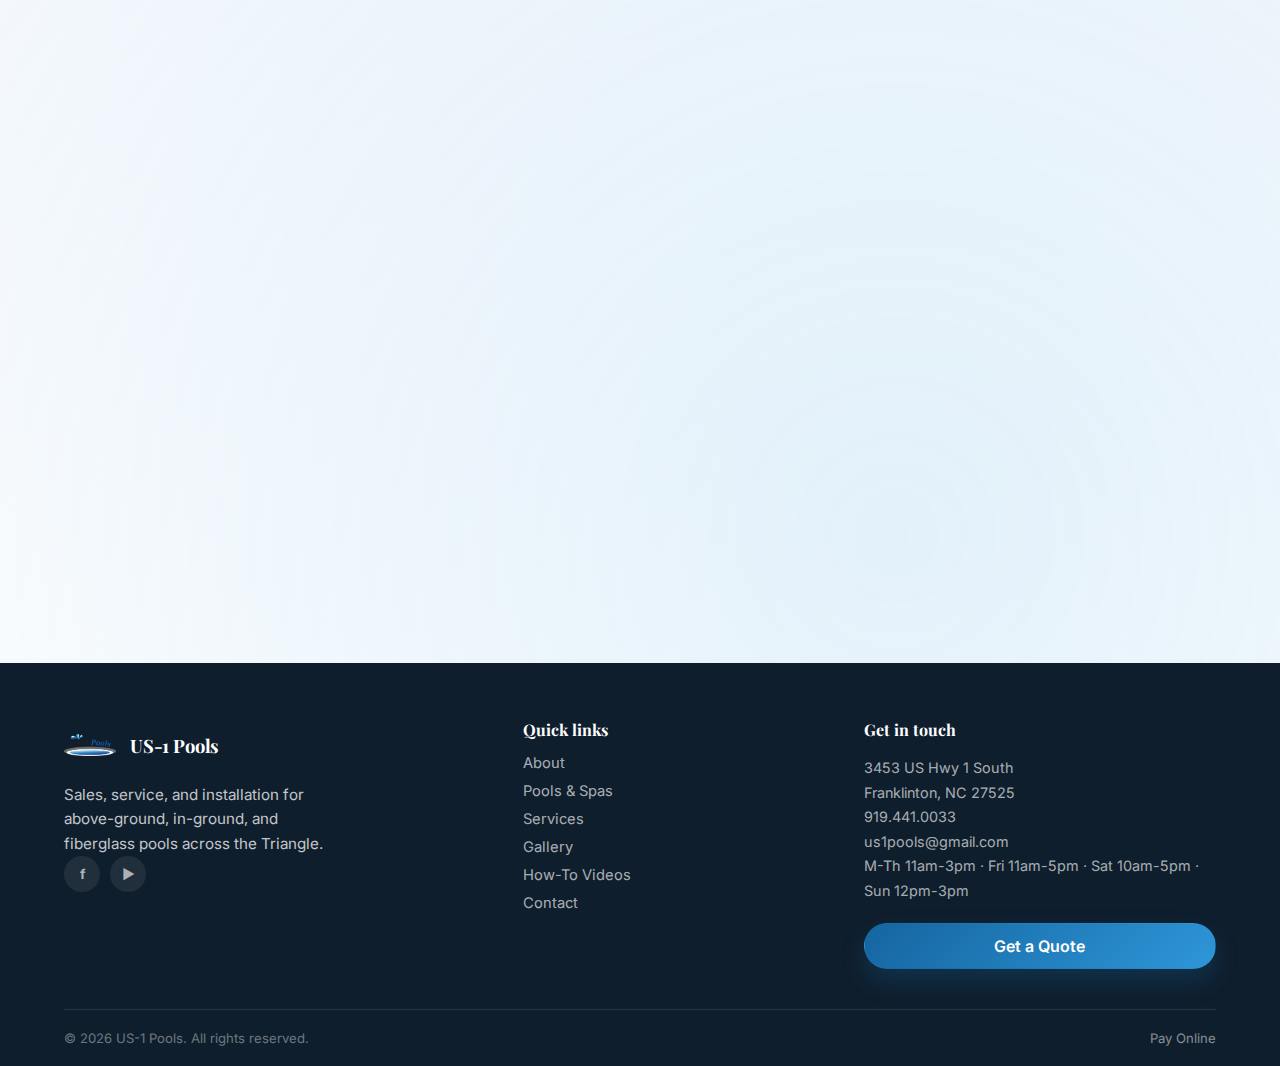
<file: services.html>
<!DOCTYPE html>
<html lang="en">
<head>
  <meta charset="UTF-8" />
  <meta name="viewport" content="width=device-width, initial-scale=1" />
  <title>Services | US-1 Pools</title>
  <meta name="description" content="US-1 Pools services include installations, openings/closings, liner changes, equipment upgrades, and ongoing maintenance." />
  <meta property="og:title" content="Services | US-1 Pools" />
  <meta property="og:description" content="Sales, service, and installation packages plus weekly care." />
  <meta property="og:image" content="assets/images/gallery-04.webp" />
  <meta name="twitter:card" content="summary_large_image" />
  <meta name="twitter:title" content="Services | US-1 Pools" />
  <meta name="twitter:description" content="Sales, service, and installation packages plus weekly care." />
  <meta name="twitter:image" content="assets/images/gallery-04.webp" />
  <link rel="canonical" href="https://www.us1pools.com/services.html" />
  <link rel="icon" type="image/png" href="assets/images/logo.png" />
  <link rel="preconnect" href="https://fonts.googleapis.com" />
  <link rel="preconnect" href="https://fonts.gstatic.com" crossorigin />
  <link href="https://fonts.googleapis.com/css2?family=Playfair+Display:wght@400;500;600;700&family=Inter:wght@400;500;600;700&display=swap" rel="stylesheet" />
  <link rel="stylesheet" href="styles.css" />
</head>
<body data-page="services">
  <a class="skip-link" href="#main">Skip to content</a>

  <div class="bg-orb orb-1" aria-hidden="true"></div>
  <div class="bg-orb orb-3" aria-hidden="true"></div>

  <header class="site-header" id="top">
    <div class="container header-inner">
      <a class="brand" href="index.html">
        <img src="assets/images/logo.png" alt="US-1 Pools logo" />
        <span class="brand-name">US-1 Pools</span>
      </a>
            <button class="nav-toggle" type="button" aria-expanded="false" aria-controls="nav-links">Menu</button>
      <nav class="nav-links" id="nav-links">
        <div class="nav-primary">
          <div class="nav-dropdown">
            <a class="nav-link" href="pools.html" data-page-link="pools">Pools &amp; Spas</a>
            <button class="dropdown-toggle" type="button" aria-expanded="false" aria-controls="dropdown-pools">
              <span class="sr-only">Toggle Pools &amp; Spas menu</span>
              <svg viewBox="0 0 24 24" aria-hidden="true">
                <path d="M6 9l6 6 6-6" fill="none" stroke="currentColor" stroke-width="2" stroke-linecap="round" stroke-linejoin="round" />
              </svg>
            </button>
            <div class="dropdown-menu" id="dropdown-pools">
              <a href="above-ground.html">Above Ground</a>
              <a href="in-ground.html">In-Ground &amp; Fiberglass</a>
              <a href="hot-tubs.html">Hot Tubs &amp; Swim Spas</a>
              <a href="liners.html">Liners</a>
              <a href="gallery.html">Gallery</a>
            </div>
          </div>
          <a class="nav-link" href="services.html" data-page-link="services">Services</a>
          <a class="nav-link nav-highlight" href="videos.html" data-page-link="videos">How-To Videos</a>
          <a class="nav-link" href="about.html" data-page-link="about">About</a>
        </div>
        <div class="nav-actions">
          <a class="nav-phone" href="tel:9194410033">919.441.0033</a>
          <a class="btn btn-primary" href="contact.html">Free Quote</a>
        </div>
      </nav>
    </div>
  </header>

  <main id="main">
    <section class="page-hero">
      <div class="container">
        <p class="eyebrow">Services</p>
        <h1>Sales, service, and installation under one roof.</h1>
        <p>US-1 Pools handles everything from new installs to ongoing care. We keep your pool running with reliable maintenance and equipment upgrades.</p>
        <div class="page-meta">
          <span class="meta-chip">Openings & closings</span>
          <span class="meta-chip">Equipment installs</span>
          <span class="meta-chip">Retail support</span>
        </div>
      </div>
    </section>

    <section class="section reveal">
      <div class="container">
        <div class="section-head">
          <div>
            <p class="eyebrow">Service menu</p>
            <h2>Keep your water clear and equipment dialed in.</h2>
          </div>
          <p class="section-sub">From sand changes to pump installs, our service team can keep everything running smoothly.</p>
        </div>
        <div class="card-grid">
          <article class="service-card">
            <div class="service-icon">
              <img src="assets/icons/tools.jpg" alt="" loading="lazy" />
            </div>
            <h3>Openings & closings</h3>
            <p>Seasonal prep, cover removal, and water balancing.</p>
          </article>
          <article class="service-card">
            <div class="service-icon">
              <img src="assets/icons/flask.jpg" alt="" loading="lazy" />
            </div>
            <h3>Sand changes</h3>
            <p>Filter media replacements for clear water.</p>
          </article>
          <article class="service-card">
            <div class="service-icon">
              <img src="assets/icons/tools.jpg" alt="" loading="lazy" />
            </div>
            <h3>Pump, filter & heater installs</h3>
            <p>Equipment swaps and energy efficiency upgrades.</p>
          </article>
          <article class="service-card">
            <div class="service-icon">
              <img src="assets/icons/in-ground.jpg" alt="" loading="lazy" />
            </div>
            <h3>Liner changes</h3>
            <p>Vinyl liner replacement and leak fixes.</p>
          </article>
          <article class="service-card">
            <div class="service-icon">
              <img src="assets/icons/tools.jpg" alt="" loading="lazy" />
            </div>
            <h3>General maintenance</h3>
            <p>Weekly checks, chemistry balance, and cleaning.</p>
          </article>
          <article class="service-card">
            <div class="service-icon">
              <img src="assets/icons/chemical.jpg" alt="" loading="lazy" />
            </div>
            <h3>Chemical concierge</h3>
            <p>Delivery support for regular chemical needs.</p>
          </article>
        </div>
      </div>
    </section>

    <section class="section split reveal">
      <div class="container content-grid">
        <div>
          <p class="eyebrow">Equipment partners</p>
          <h2>Pentair dealer installs.</h2>
          <p class="section-sub">Upgrade pumps, filters, and heaters with proven Pentair equipment and automation packages.</p>
          <div class="list-grid">
            <div class="list-card">
              <h3>Automation controls</h3>
              <p>Manage pumps, lights, and heat with one system.</p>
            </div>
            <div class="list-card">
              <h3>Heater installs</h3>
              <p>Extend your season with efficient heat options.</p>
            </div>
            <div class="list-card">
              <h3>Filter upgrades</h3>
              <p>Keep water moving cleanly and reliably.</p>
            </div>
          </div>
        </div>
        <div class="image-card">
          <img src="assets/images/gallery-04.webp" alt="Pool equipment upgrade" loading="lazy" />
        </div>
      </div>
    </section>

    <section class="section clinic reveal">
      <div class="container clinic-card">
        <div>
          <p class="eyebrow">Need service now?</p>
          <h2>Schedule a maintenance visit.</h2>
          <p class="section-sub">Tell us your pool type and the service you need. We will follow up with availability.</p>
        </div>
        <div class="clinic-details">
          <ul>
            <li>Priority scheduling for service members</li>
            <li>Water testing with each visit</li>
            <li>Retail access for parts and chemicals</li>
          </ul>
          <a class="btn btn-secondary" href="contact.html">Request Service</a>
        </div>
      </div>
    </section>
  </main>

  <footer class="site-footer">
    <div class="container">
      <div class="footer-inner">
        <div>
          <div class="brand">
            <img src="assets/images/logo.png" alt="US-1 Pools logo" />
            <span class="brand-name">US-1 Pools</span>
          </div>
          <p class="footer-tagline">Sales, service, and installation for above-ground, in-ground, and fiberglass pools across the Triangle.</p>
          <div class="footer-social">
            <a href="https://www.facebook.com/us1pools" target="_blank" rel="noopener noreferrer" aria-label="Facebook">FB</a>
            <a href="https://www.youtube.com/@US-1Pools" target="_blank" rel="noopener noreferrer" aria-label="YouTube">YT</a>
          </div>
        </div>
        <div class="footer-links">
          <span class="footer-links-heading">Quick links</span>
          <a href="about.html">About</a>
          <a href="pools.html">Pools &amp; Spas</a>
          <a href="services.html">Services</a>
          <a href="gallery.html">Gallery</a>
          <a href="videos.html">How-To Videos</a>
          <a href="contact.html">Contact</a>
        </div>
        <div class="footer-meta">
          <span class="footer-meta-heading">Get in touch</span>
          <div class="footer-contact">
            <div>3453 US Hwy 1 South</div>
            <div>Franklinton, NC 27525</div>
            <div><a href="tel:9194410033">919.441.0033</a></div>
            <div><a href="mailto:us1pools@gmail.com">us1pools@gmail.com</a></div>
            <div data-seasonal>M-Th 11-3 &middot; Fri 11-5 &middot; Sat 10-5 &middot; Sun 12-3</div>
          </div>
          <a class="btn btn-primary" href="contact.html" style="margin-top:4px">Get a Quote</a>
        </div>
      </div>
      <div class="footer-bottom">
        <span>&copy; 2026 US-1 Pools. All rights reserved.</span>
        <a href="https://buy.stripe.com/5kA4iY3xm30agFObII" target="_blank" rel="noopener noreferrer" style="color:rgba(255,255,255,0.5)">Pay Online</a>
      </div>
    </div>
  </footer>

  <script src="script.js"></script>
</body>
</html>
</file>
<file: styles.css>
:root {
  --ink: #0f1e2d;
  --ink-soft: #2a3d52;
  --deep-ocean: #081828;
  --ocean: #1565a0;
  --lagoon: #1a7ec5;
  --aqua: #2e96d8;
  --aqua-bright: #5ab4e8;
  --seafoam: #e3f1fb;
  --sand: #f5f3ed;
  --sun: #f6b35d;
  --coral: #ef6b5b;
  --white: #ffffff;
  --glass: rgba(227, 241, 251, 0.72);
  --glass-strong: rgba(240, 248, 255, 0.92);
  --shadow: 0 24px 60px rgba(15, 30, 45, 0.14);
  --shadow-soft: 0 2px 15px -3px rgba(15, 30, 45, 0.07), 0 10px 20px -2px rgba(15, 30, 45, 0.04);
  --radius-xl: 32px;
  --radius-lg: 24px;
  --radius-md: 18px;
  --radius-sm: 12px;
  --transition: 0.3s ease;
  --transition-slow: 0.6s cubic-bezier(0.16, 1, 0.3, 1);
  --font-display: "Playfair Display", serif;
  --font-body: "Inter", sans-serif;
}

html {
  scroll-behavior: smooth;
}

* {
  box-sizing: border-box;
}

body {
  margin: 0;
  font-family: "Inter", sans-serif;
  color: var(--ink);
  background:
    radial-gradient(circle at 15% 10%, rgba(46, 150, 216, 0.15), transparent 40%),
    radial-gradient(circle at 80% 0%, rgba(21, 101, 160, 0.12), transparent 45%),
    radial-gradient(circle at 70% 80%, rgba(90, 180, 232, 0.14), transparent 45%),
    linear-gradient(180deg, #e8f2fb 0%, #f2f7fc 55%, #ffffff 100%);
  min-height: 100vh;
  overflow-x: hidden;
}

a {
  color: inherit;
  text-decoration: none;
}

img {
  max-width: 100%;
  display: block;
}

h1, h2, h3, h4 {
  font-family: "Playfair Display", serif;
  margin: 0;
  line-height: 1.18;
  letter-spacing: -0.01em;
  font-weight: 700;
}

h2 {
  font-size: clamp(1.6rem, 3vw, 2.4rem);
}

h3 {
  font-size: clamp(1.1rem, 2vw, 1.4rem);
}

p {
  margin: 0;
  line-height: 1.7;
  font-size: 0.95rem;
}

button {
  font-family: inherit;
}

:focus-visible {
  outline: 2px solid var(--aqua);
  outline-offset: 3px;
}

.sr-only {
  position: absolute;
  width: 1px;
  height: 1px;
  padding: 0;
  margin: -1px;
  overflow: hidden;
  clip: rect(0, 0, 0, 0);
  border: 0;
}

.skip-link {
  position: absolute;
  left: -999px;
  top: 16px;
  padding: 8px 16px;
  background: var(--white);
  border-radius: 999px;
  box-shadow: var(--shadow);
  z-index: 1000;
}

.skip-link:focus {
  left: 16px;
}

.container {
  width: min(1200px, 90vw);
  margin: 0 auto;
}

.bg-orb {
  position: absolute;
  border-radius: 999px;
  opacity: 0.5;
  z-index: 0;
}

.orb-1 {
  width: 360px;
  height: 360px;
  background: radial-gradient(circle at 30% 30%, #d4e8f8 0%, #a3cde8 60%, transparent 100%);
  top: -120px;
  right: -80px;
  animation: float 18s ease-in-out infinite;
}

.orb-2 {
  width: 260px;
  height: 260px;
  background: radial-gradient(circle at 60% 40%, #c8e4f6 0%, #8bc4e6 55%, transparent 100%);
  bottom: 120px;
  left: -120px;
  animation: float 22s ease-in-out infinite;
}

.orb-3 {
  width: 320px;
  height: 320px;
  background: radial-gradient(circle at 40% 30%, #dcedf8 0%, #a6cfe8 60%, transparent 100%);
  top: 52%;
  right: 15%;
  animation: float 20s ease-in-out infinite;
}

.site-header {
  position: sticky;
  top: 0;
  z-index: 50;
  backdrop-filter: blur(16px);
  background: rgba(255, 255, 255, 0.88);
  border-bottom: 1px solid rgba(15, 30, 45, 0.06);
}

.header-inner {
  display: flex;
  align-items: center;
  gap: 28px;
  padding: 14px 0;
}

.brand {
  display: flex;
  align-items: center;
  gap: 14px;
}

.brand img {
  width: 52px;
  height: 52px;
  object-fit: contain;
  transition: transform 0.3s ease;
}

.brand:hover img {
  transform: rotate(-6deg) scale(1.05);
}

.brand-name {
  font-family: var(--font-display);
  font-weight: 700;
  font-size: 1.15rem;
  color: var(--ink);
  letter-spacing: -0.01em;
}

.nav-toggle {
  display: none;
  margin-left: auto;
  background: transparent;
  border: 1px solid rgba(15, 30, 45, 0.2);
  padding: 8px 14px;
  border-radius: 999px;
}

.nav-links {
  display: flex;
  align-items: center;
  gap: 24px;
  margin-left: auto;
}

.nav-primary {
  display: flex;
  align-items: center;
  gap: 18px;
}

.nav-link {
  font-size: 0.88rem;
  font-weight: 500;
  color: var(--ink-soft);
  padding: 6px 0;
  position: relative;
  transition: color var(--transition);
}

.nav-link::after {
  content: "";
  position: absolute;
  bottom: 0;
  left: 0;
  right: 0;
  height: 2px;
  background: var(--aqua);
  transform: scaleX(0);
  transition: transform 0.25s ease;
}

.nav-link:hover {
  color: var(--ocean);
}

.nav-link:hover::after,
.nav-link.active::after {
  transform: scaleX(1);
}

.nav-link.active {
  color: var(--ocean);
  font-weight: 600;
}

.nav-dropdown {
  position: relative;
  display: flex;
  align-items: center;
  gap: 6px;
}

.dropdown-toggle {
  border: 1px solid transparent;
  background: transparent;
  padding: 4px;
  border-radius: 999px;
  display: inline-flex;
  align-items: center;
  justify-content: center;
  color: var(--ink-soft);
}

.dropdown-toggle svg {
  width: 16px;
  height: 16px;
}

.dropdown-menu {
  position: absolute;
  top: 100%;
  left: 0;
  background: #f8fbff;
  border-radius: var(--radius-sm);
  padding: 10px;
  box-shadow: var(--shadow);
  display: none;
  min-width: 220px;
  z-index: 20;
}

.dropdown-menu a {
  display: block;
  padding: 8px 10px;
  border-radius: 10px;
  font-size: 0.92rem;
  color: var(--ink-soft);
}

.dropdown-menu a:hover {
  background: var(--seafoam);
  color: var(--aqua);
}

.nav-dropdown:hover .dropdown-menu,
.nav-dropdown:focus-within .dropdown-menu,
.nav-dropdown.open .dropdown-menu {
  display: block;
}

.nav-actions {
  display: flex;
  align-items: center;
  gap: 12px;
}

.nav-phone {
  font-weight: 600;
  font-size: 0.9rem;
  color: var(--ocean);
  padding: 6px 12px;
  border-radius: 999px;
  background: var(--seafoam);
  transition: all var(--transition);
}

.nav-phone:hover {
  background: var(--ocean);
  color: var(--white);
}

.btn {
  display: inline-flex;
  align-items: center;
  justify-content: center;
  padding: 12px 22px;
  border-radius: 999px;
  font-weight: 600;
  border: 1px solid transparent;
  transition: transform var(--transition), box-shadow var(--transition), background var(--transition);
  cursor: pointer;
}

.btn-primary {
  background: linear-gradient(135deg, var(--ocean), var(--aqua));
  color: var(--white);
  box-shadow: 0 12px 24px rgba(21, 110, 165, 0.25);
}

.btn-primary:hover {
  transform: translateY(-2px);
  box-shadow: 0 18px 36px rgba(21, 110, 165, 0.4);
}

.btn-secondary {
  background: var(--ink);
  color: var(--white);
}

.btn-ghost {
  border-color: rgba(21, 101, 160, 0.25);
  color: var(--ink-soft);
  background: rgba(227, 241, 251, 0.6);
  transition: all 0.25s ease;
}

.btn-ghost:hover {
  background: var(--seafoam);
  color: var(--ocean);
  border-color: var(--aqua);
  transform: translateY(-1px);
}

.eyebrow {
  text-transform: uppercase;
  font-size: 0.78rem;
  font-weight: 600;
  letter-spacing: 0.18em;
  color: var(--ocean);
  margin-bottom: 16px;
}

.hero {
  padding: 90px 0 70px;
  position: relative;
  z-index: 1;
}

.hero-grid {
  display: grid;
  gap: 48px;
  grid-template-columns: repeat(auto-fit, minmax(280px, 1fr));
  align-items: center;
}

.hero-badge {
  display: inline-flex;
  align-items: center;
  gap: 12px;
  padding: 8px 16px;
  border-radius: 999px;
  background: var(--glass);
  box-shadow: var(--shadow);
  font-size: 0.9rem;
  margin-bottom: 20px;
}

.hero-badge img {
  width: 28px;
  height: 28px;
  object-fit: contain;
}

.hero-copy h1 {
  font-size: clamp(2.6rem, 4.8vw, 4.2rem);
  line-height: 1.08;
  margin-bottom: 18px;
}

.lead {
  font-size: 1.1rem;
  color: var(--ink-soft);
  margin-bottom: 24px;
}

.hero-actions {
  display: flex;
  flex-wrap: wrap;
  gap: 16px;
  margin-bottom: 26px;
}

.hero-highlights {
  display: grid;
  gap: 16px;
}

.highlight {
  background: var(--glass-strong);
  padding: 18px 20px;
  border-radius: var(--radius-md);
  box-shadow: var(--shadow);
  border: 1px solid rgba(46, 150, 216, 0.16);
}

.highlight span {
  font-weight: 600;
  display: block;
  margin-bottom: 6px;
}

.hero-media {
  display: grid;
  gap: 20px;
}

.image-card {
  background: var(--white);
  border-radius: var(--radius-xl);
  overflow: hidden;
  box-shadow: var(--shadow);
  position: relative;
  border: 1px solid rgba(46, 150, 216, 0.18);
}

.image-card img {
  width: 100%;
  height: 100%;
  object-fit: cover;
  position: relative;
  z-index: 0;
}

.image-card::after {
  content: "";
  position: absolute;
  inset: 0;
  background: linear-gradient(180deg, rgba(255, 255, 255, 0) 45%, rgba(15, 30, 45, 0.22) 100%);
  pointer-events: none;
  z-index: 1;
}

.image-card .image-caption {
  position: absolute;
  bottom: 18px;
  left: 18px;
  background: rgba(15, 30, 45, 0.7);
  color: var(--white);
  padding: 8px 14px;
  border-radius: 999px;
  font-size: 0.85rem;
  z-index: 2;
}

.image-overlay {
  position: absolute;
  top: 16px;
  right: 16px;
  background: rgba(255, 255, 255, 0.92);
  padding: 8px 14px;
  border-radius: 999px;
  display: inline-flex;
  align-items: center;
  gap: 8px;
  z-index: 2;
  backdrop-filter: blur(8px);
}

.image-overlay img {
  width: 30px;
  height: 30px;
  object-fit: contain;
}

.trust-bar {
  display: grid;
  gap: 16px;
  grid-template-columns: repeat(auto-fit, minmax(220px, 1fr));
  margin-top: 28px;
}

.trust-item {
  padding: 16px 18px;
  border-radius: var(--radius-md);
  background: var(--glass-strong);
  border: 1px solid rgba(46, 150, 216, 0.18);
  box-shadow: var(--shadow);
  border-left: 3px solid var(--aqua);
}

.trust-item strong {
  color: var(--ocean);
}

/* Testimonials */
.testimonials-grid {
  display: grid;
  gap: 24px;
  margin-top: 32px;
  grid-template-columns: repeat(auto-fit, minmax(300px, 1fr));
}

.testimonial-quote {
  font-size: 1.05rem;
  line-height: 1.7;
  margin-bottom: 16px;
}

.testimonial-stars {
  margin-top: 8px;
  color: var(--sun);
}

.section-cta {
  text-align: center;
  margin-top: 32px;
}

.section {
  padding: 80px 0;
  position: relative;
  z-index: 1;
}

.section + .section {
  padding-top: 40px;
}

.section::before {
  content: "";
  position: absolute;
  top: -40px;
  left: 0;
  right: 0;
  height: 40px;
  background-image: url("data:image/svg+xml;utf8,<svg xmlns='http://www.w3.org/2000/svg' viewBox='0 0 1440 120'><path fill='%23e3f1fb' d='M0,64C120,80,240,96,360,90.7C480,85,600,59,720,58.7C840,59,960,85,1080,80C1200,75,1320,37,1440,21.3L1440,0L0,0Z'/></svg>");
  background-size: cover;
  background-repeat: no-repeat;
  opacity: 0.5;
}

.section-head {
  display: flex;
  flex-wrap: wrap;
  gap: 16px 48px;
  align-items: flex-end;
  justify-content: space-between;
  margin-bottom: 40px;
}

.section-head h2 {
  font-size: clamp(2rem, 3.2vw, 3rem);
  max-width: 560px;
}

.section-sub {
  max-width: 460px;
  color: var(--ink-soft);
}

.page-hero {
  padding: 80px 0 40px;
  position: relative;
  z-index: 1;
}

.page-hero h1 {
  font-size: clamp(2.4rem, 4vw, 3.6rem);
  margin-bottom: 16px;
}

.page-hero p {
  max-width: 620px;
  color: var(--ink-soft);
}

.page-meta {
  margin-top: 24px;
  display: flex;
  flex-wrap: wrap;
  gap: 12px;
}

.meta-chip {
  background: var(--seafoam);
  color: var(--ocean);
  padding: 6px 14px;
  border-radius: 999px;
  font-weight: 600;
  font-size: 0.85rem;
}

.card-grid {
  display: grid;
  gap: 20px;
  grid-template-columns: repeat(auto-fit, minmax(240px, 1fr));
}

.service-card {
  padding: 30px;
  border-radius: var(--radius-lg);
  background: var(--white);
  box-shadow: var(--shadow-soft);
  border: 1px solid rgba(15, 30, 45, 0.06);
  transition: transform var(--transition), box-shadow var(--transition), border-color var(--transition);
  position: relative;
  overflow: hidden;
}

.service-card:hover {
  transform: translateY(-4px);
  box-shadow: var(--shadow);
  border-color: rgba(46, 150, 216, 0.2);
}

.service-card::before {
  content: '';
  position: absolute;
  top: 0;
  left: 0;
  right: 0;
  height: 3px;
  background: linear-gradient(90deg, var(--aqua), var(--lagoon), var(--aqua-bright));
  transform: scaleX(0);
  transform-origin: left;
  transition: transform 0.4s ease;
}

.service-card:hover::before {
  transform: scaleX(1);
}

.service-icon {
  width: 80px;
  height: 80px;
  margin-bottom: 16px;
  border-radius: var(--radius-md);
  overflow: hidden;
  transition: transform var(--transition);
}

.service-icon img {
  width: 100%;
  height: 100%;
  object-fit: cover;
}

.service-card:hover .service-icon {
  transform: translateY(-3px) scale(1.06);
}

.service-card h3 {
  margin-bottom: 10px;
}

.service-card p {
  color: var(--ink-soft);
}

.service-card .btn {
  margin-top: 16px;
}

.list-grid .btn {
  margin-top: 8px;
}

.list-icon {
  width: 44px;
  height: 44px;
  flex-shrink: 0;
  margin-bottom: 10px;
  border-radius: var(--radius-sm);
  overflow: hidden;
}

.list-icon img {
  width: 100%;
  height: 100%;
  object-fit: cover;
}

.split {
  background: linear-gradient(160deg, #dfe9f5 0%, #f5f0e6 100%);
}

.project-grid {
  display: grid;
  gap: 20px;
  grid-template-columns: repeat(auto-fit, minmax(260px, 1fr));
}

.project-card {
  background: var(--white);
  border-radius: var(--radius-lg);
  overflow: hidden;
  box-shadow: var(--shadow);
}

.project-image {
  height: 220px;
  width: 100%;
  object-fit: cover;
}

.project-body {
  padding: 20px;
}

.content-grid {
  display: grid;
  gap: 40px;
  grid-template-columns: repeat(auto-fit, minmax(280px, 1fr));
  align-items: center;
}

.list-grid {
  display: grid;
  gap: 16px;
}

.list-card {
  background: var(--white);
  border-radius: var(--radius-md);
  padding: 20px 22px;
  box-shadow: var(--shadow-soft);
  border: 1px solid rgba(15, 30, 45, 0.05);
}

.list-card h3 {
  margin-bottom: 6px;
}

.list-card p {
  color: var(--ink-soft);
}

.stats-grid {
  display: grid;
  gap: 16px;
  grid-template-columns: repeat(auto-fit, minmax(180px, 1fr));
  margin-top: 24px;
}

.stats-grid .stat {
  text-align: left;
}

.stat {
  padding: 18px;
  border-radius: var(--radius-md);
  background: var(--glass-strong);
  border: 1px solid rgba(15, 30, 45, 0.08);
}

.stat strong {
  display: block;
  margin-bottom: 6px;
}

.badge-row {
  display: flex;
  flex-wrap: wrap;
  gap: 12px;
  margin-top: 24px;
}

.badge {
  display: inline-flex;
  align-items: center;
  gap: 10px;
  background: var(--glass-strong);
  padding: 8px 14px;
  border-radius: 999px;
  box-shadow: var(--shadow);
  font-size: 0.9rem;
}

.badge img {
  width: 28px;
  height: 28px;
  object-fit: contain;
}

.model-list {
  display: flex;
  flex-wrap: wrap;
  gap: 10px;
  margin-top: 12px;
}

.model-chip {
  background: var(--seafoam);
  color: var(--ocean);
  padding: 6px 12px;
  border-radius: 999px;
  font-size: 0.85rem;
  font-weight: 600;
}

.process-grid {
  display: grid;
  gap: 40px;
  grid-template-columns: repeat(auto-fit, minmax(260px, 1fr));
  align-items: start;
}

.process-steps {
  list-style: none;
  padding: 0;
  margin: 0;
  display: grid;
  gap: 20px;
}

.process-steps li {
  background: var(--white);
  padding: 20px;
  border-radius: var(--radius-md);
  border-left: 4px solid var(--aqua);
  box-shadow: var(--shadow);
}

.process-steps h3 {
  margin-bottom: 8px;
}

.clinic {
  background: linear-gradient(120deg, #d8e8f8, #fef1dc);
}

.clinic-card {
  background: var(--white);
  padding: 36px;
  border-radius: var(--radius-xl);
  display: grid;
  gap: 24px;
  grid-template-columns: repeat(auto-fit, minmax(260px, 1fr));
  align-items: center;
  box-shadow: var(--shadow);
}

.clinic-details ul {
  margin: 0 0 20px 0;
  padding-left: 20px;
}

.clinic-details li {
  margin-bottom: 10px;
  line-height: 1.6;
}

.clinic-details .btn {
  margin-top: 4px;
}

.gallery-grid {
  display: grid;
  gap: 20px;
  grid-template-columns: repeat(auto-fit, minmax(240px, 1fr));
}

.gallery-card {
  background: var(--white);
  border-radius: var(--radius-lg);
  overflow: hidden;
  box-shadow: var(--shadow);
  display: grid;
  transition: transform var(--transition), opacity var(--transition);
}

.gallery-card img {
  height: 200px;
  width: 100%;
  object-fit: cover;
}

.gallery-card.is-hidden {
  opacity: 0;
  transform: scale(0.98);
  display: none;
}

.gallery-body {
  padding: 18px 20px;
}

.filter-bar {
  display: flex;
  flex-wrap: wrap;
  gap: 12px;
  margin-bottom: 28px;
}

.filter-button {
  border: 1px solid rgba(15, 30, 45, 0.2);
  background: var(--white);
  color: var(--ink-soft);
  padding: 8px 16px;
  border-radius: 999px;
  font-weight: 600;
  cursor: pointer;
}

.filter-button.active {
  background: var(--ocean);
  color: var(--white);
  border-color: var(--ocean);
}

.contact {
  padding-bottom: 120px;
}

.contact-grid {
  display: grid;
  gap: 40px;
  grid-template-columns: repeat(auto-fit, minmax(260px, 1fr));
  align-items: start;
}

.contact-cards {
  display: grid;
  gap: 16px;
  margin-top: 24px;
}

.contact-cards div {
  padding: 18px;
  background: var(--glass);
  border-radius: var(--radius-md);
  box-shadow: var(--shadow);
}

.contact-form {
  background: var(--white);
  padding: 28px;
  border-radius: var(--radius-lg);
  box-shadow: var(--shadow);
  display: grid;
  gap: 16px;
}

.form-grid {
  display: grid;
  gap: 14px;
  grid-template-columns: repeat(auto-fit, minmax(200px, 1fr));
}

.contact-form label {
  display: grid;
  gap: 8px;
  font-size: 0.9rem;
  color: var(--ink-soft);
}

.contact-form input,
.contact-form textarea,
.contact-form select {
  border: 1px solid rgba(15, 30, 45, 0.2);
  border-radius: 10px;
  padding: 12px 14px;
  font-family: inherit;
  font-size: 0.95rem;
}

.contact-form button {
  cursor: pointer;
}

.faq-list {
  display: grid;
  gap: 16px;
}

.faq-list details {
  background: var(--white);
  padding: 18px 20px;
  border-radius: var(--radius-md);
  box-shadow: var(--shadow);
}

.faq-list summary {
  cursor: pointer;
  font-weight: 600;
}

.site-footer {
  padding: 56px 0 0;
  background: var(--ink);
  color: rgba(255, 255, 255, 0.75);
}

.footer-inner {
  display: grid;
  grid-template-columns: 1.4fr 1fr 1.2fr;
  gap: 48px;
  padding-bottom: 40px;
  border-bottom: 1px solid rgba(255, 255, 255, 0.1);
}

.site-footer .brand {
  margin-bottom: 12px;
}

.site-footer .brand-name {
  color: var(--white);
}

.site-footer .footer-tagline {
  font-size: 0.95rem;
  line-height: 1.6;
  max-width: 280px;
}

.footer-links {
  display: flex;
  flex-direction: column;
  gap: 10px;
}

.footer-links-heading {
  font-family: var(--font-display);
  font-weight: 700;
  font-size: 1rem;
  color: var(--white);
  margin-bottom: 4px;
}

.footer-links a {
  color: rgba(255, 255, 255, 0.65);
  font-size: 0.92rem;
  transition: color var(--transition);
}

.footer-links a:hover {
  color: var(--aqua-bright);
}

.footer-meta {
  display: flex;
  flex-direction: column;
  gap: 16px;
}

.footer-meta-heading {
  font-family: var(--font-display);
  font-weight: 700;
  font-size: 1rem;
  color: var(--white);
  margin-bottom: 0;
}

.footer-contact {
  font-size: 0.9rem;
  line-height: 1.7;
  color: rgba(255, 255, 255, 0.65);
}

.footer-contact a {
  color: rgba(255, 255, 255, 0.65);
  transition: color var(--transition);
}

.footer-contact a:hover {
  color: var(--aqua-bright);
}

.footer-bottom {
  display: flex;
  justify-content: space-between;
  align-items: center;
  padding: 20px 0;
  font-size: 0.82rem;
  color: rgba(255, 255, 255, 0.4);
}

@keyframes float {
  0%, 100% {
    transform: translateY(0);
  }
  50% {
    transform: translateY(-24px);
  }
}

@keyframes pulse-glow {
  0%, 100% {
    box-shadow: 0 12px 24px rgba(21, 110, 165, 0.25);
  }
  50% {
    box-shadow: 0 18px 32px rgba(21, 110, 165, 0.4);
  }
}

@media (max-width: 960px) {
  .nav-links {
    position: absolute;
    top: 72px;
    right: 5vw;
    background: var(--white);
    border-radius: var(--radius-md);
    padding: 16px 20px;
    box-shadow: var(--shadow);
    flex-direction: column;
    align-items: stretch;
    opacity: 0;
    pointer-events: none;
    transform: translateY(-10px);
    transition: var(--transition);
    min-width: 260px;
  }

  .nav-links.open {
    opacity: 1;
    pointer-events: auto;
    transform: translateY(0);
  }

  .nav-primary {
    flex-direction: column;
    align-items: flex-start;
  }

  .nav-actions {
    margin-top: 12px;
    flex-direction: column;
    align-items: flex-start;
  }

  .dropdown-menu {
    position: static;
    background: transparent;
    padding: 8px 0 0 12px;
    box-shadow: none;
  }

  .nav-dropdown.open .dropdown-menu,
  .nav-dropdown:focus-within .dropdown-menu {
    display: grid;
  }

  .nav-toggle {
    display: inline-flex;
  }
}

@media (max-width: 600px) {
  .hero {
    padding-top: 70px;
  }

  .hero-actions {
    flex-direction: column;
    align-items: stretch;
  }

  .footer-inner {
    grid-template-columns: 1fr;
    gap: 32px;
  }

  .footer-bottom {
    flex-direction: column;
    gap: 8px;
    text-align: center;
  }
}

/* Form Status Messages */
.form-status {
  padding: 16px 20px;
  border-radius: var(--radius-sm);
  margin: 16px 0;
  font-size: 0.95rem;
  font-weight: 500;
}

.form-status.success {
  background: rgba(46, 150, 216, 0.12);
  color: var(--ocean);
  border: 1px solid rgba(46, 150, 216, 0.3);
}

.form-status.error {
  background: rgba(239, 107, 91, 0.12);
  color: #c44230;
  border: 1px solid rgba(239, 107, 91, 0.3);
}

/* Lightbox */
.lightbox {
  position: fixed;
  inset: 0;
  background: rgba(15, 30, 45, 0.95);
  backdrop-filter: blur(8px);
  z-index: 10000;
  display: none;
  align-items: center;
  justify-content: center;
  padding: 20px;
}

.lightbox.active {
  display: flex;
}

.lightbox-image {
  max-width: 90%;
  max-height: 85vh;
  object-fit: contain;
  border-radius: var(--radius-md);
  box-shadow: 0 24px 60px rgba(0, 0, 0, 0.4);
}

.lightbox-caption {
  position: absolute;
  bottom: 40px;
  left: 50%;
  transform: translateX(-50%);
  background: rgba(255, 255, 255, 0.92);
  padding: 12px 24px;
  border-radius: 999px;
  color: var(--ink);
  font-size: 0.9rem;
  font-weight: 500;
  max-width: 80%;
  text-align: center;
}

.lightbox-close,
.lightbox-prev,
.lightbox-next {
  position: fixed;
  background: rgba(255, 255, 255, 0.9);
  border: none;
  width: 48px;
  height: 48px;
  border-radius: 50%;
  font-size: 2rem;
  line-height: 1;
  cursor: pointer;
  color: var(--ink);
  transition: all 0.2s ease;
  display: flex;
  align-items: center;
  justify-content: center;
}

.lightbox-close:hover,
.lightbox-prev:hover,
.lightbox-next:hover {
  background: var(--white);
  transform: scale(1.1);
}

.lightbox-close {
  top: 20px;
  right: 20px;
}

.lightbox-prev {
  left: 20px;
  top: 50%;
  transform: translateY(-50%);
}

.lightbox-next {
  right: 20px;
  top: 50%;
  transform: translateY(-50%);
}

/* Calculator Styles */
.calculator {
  background: var(--glass-strong);
  border: 1px solid rgba(46, 150, 216, 0.18);
  border-radius: var(--radius-lg);
  padding: 32px;
  box-shadow: var(--shadow);
}

.calculator-step {
  display: none;
}

.calculator-step.active {
  display: block;
}

.calculator-options {
  display: grid;
  gap: 16px;
  margin: 24px 0;
}

.calculator-option {
  padding: 20px 24px;
  border: 2px solid rgba(46, 150, 216, 0.25);
  border-radius: var(--radius-md);
  background: var(--white);
  cursor: pointer;
  transition: all 0.2s ease;
}

.calculator-option:hover {
  border-color: var(--aqua);
  background: var(--seafoam);
}

.calculator-option.selected {
  border-color: var(--ocean);
  background: var(--seafoam);
}

.calculator-result {
  background: linear-gradient(135deg, var(--ocean), var(--aqua));
  color: var(--white);
  padding: 32px;
  border-radius: var(--radius-lg);
  text-align: center;
}

.calculator-result h3 {
  font-size: 2rem;
  margin-bottom: 8px;
}

.calculator-result p {
  opacity: 0.95;
}

/* Video Embeds */
.video-embed {
  position: relative;
  padding-bottom: 56.25%; /* 16:9 */
  height: 0;
  overflow: hidden;
  border-radius: var(--radius-lg);
  box-shadow: var(--shadow);
  background: var(--ink);
}

.video-embed iframe {
  position: absolute;
  top: 0;
  left: 0;
  width: 100%;
  height: 100%;
  border: 0;
}

.video-featured .video-embed {
  border-radius: var(--radius-xl);
  box-shadow: 0 32px 80px rgba(15, 30, 45, 0.2);
}

.video-grid {
  display: grid;
  gap: 24px;
  grid-template-columns: repeat(auto-fit, minmax(340px, 1fr));
}

.video-card {
  background: var(--white);
  border-radius: var(--radius-lg);
  overflow: hidden;
  box-shadow: var(--shadow);
  border: 1px solid rgba(15, 30, 45, 0.06);
  transition: transform var(--transition);
}

.video-card:hover {
  transform: translateY(-4px);
}

.video-info {
  padding: 20px 24px;
}

.video-info h3 {
  margin-bottom: 8px;
  font-size: 1.2rem;
}

.video-info p {
  color: var(--ink-soft);
  margin-bottom: 12px;
  font-size: 0.95rem;
}

/* Hero Video Background */
.hero-video-bg {
  position: relative;
  overflow: hidden;
  border-radius: var(--radius-xl);
  min-height: 360px;
}

.hero-video-bg iframe {
  position: absolute;
  top: 50%;
  left: 50%;
  width: 120%;
  height: 120%;
  transform: translate(-50%, -50%);
  pointer-events: none;
  border: 0;
}

.hero-video-bg::after {
  content: "";
  position: absolute;
  inset: 0;
  background: linear-gradient(180deg, rgba(15, 30, 45, 0.3) 0%, rgba(15, 30, 45, 0.6) 100%);
  z-index: 1;
}

/* Financing Logos */
.financing-bar {
  display: flex;
  flex-wrap: wrap;
  gap: 16px;
  align-items: center;
  justify-content: center;
  padding: 24px 0;
}

.financing-bar a {
  display: inline-flex;
  align-items: center;
  gap: 8px;
  padding: 10px 20px;
  background: var(--glass-strong);
  border-radius: 999px;
  border: 1px solid rgba(46, 150, 216, 0.18);
  font-weight: 600;
  font-size: 0.9rem;
  color: var(--ink-soft);
  transition: all var(--transition);
}

.financing-bar a:hover {
  background: var(--seafoam);
  color: var(--ocean);
  border-color: var(--aqua);
}

/* Footer Social */
.footer-social {
  display: flex;
  gap: 10px;
}

.footer-social a {
  display: inline-flex;
  align-items: center;
  justify-content: center;
  width: 36px;
  height: 36px;
  background: rgba(255, 255, 255, 0.08);
  border-radius: 50%;
  color: rgba(255, 255, 255, 0.65);
  font-size: 0;
  transition: all var(--transition);
}

.footer-social a::before {
  font-size: 0.85rem;
  font-weight: 700;
  font-family: var(--font-body);
}

.footer-social a[aria-label="Facebook"]::before { content: "f"; }
.footer-social a[aria-label="YouTube"]::before { content: "▶"; }

.footer-social a:hover {
  background: var(--aqua);
  color: var(--white);
}

/* Google Rating */
.google-rating {
  display: inline-flex;
  align-items: center;
  gap: 8px;
  padding: 8px 16px;
  background: var(--white);
  border-radius: 999px;
  box-shadow: var(--shadow);
  font-size: 0.9rem;
  font-weight: 600;
  border: 1px solid rgba(15, 30, 45, 0.08);
}

.google-rating .stars {
  color: var(--sun);
  letter-spacing: -1px;
}

/* Pay Button */
.pay-link {
  display: inline-flex;
  align-items: center;
  gap: 8px;
  padding: 12px 22px;
  background: linear-gradient(135deg, #635bff, #7b73ff);
  color: var(--white);
  border-radius: 999px;
  font-weight: 600;
  box-shadow: 0 8px 20px rgba(99, 91, 255, 0.3);
  transition: transform var(--transition), box-shadow var(--transition);
}

.pay-link:hover {
  transform: translateY(-2px);
  box-shadow: 0 12px 28px rgba(99, 91, 255, 0.4);
}

/* Gallery filter hidden */
.image-card.is-hidden {
  opacity: 0;
  transform: scale(0.98);
  display: none;
}

/* Orphaned styles cleaned up — Feb 2026 */

/* ============================================================
   ANIMATIONS & INTERACTIONS — Adapted from WSM signature style
   ============================================================ */

/* ── Water Texture SVG Overlay ─────────────────────────── */
.water-grain {
  position: fixed;
  inset: -50%;
  width: 200%;
  height: 200%;
  pointer-events: none;
  z-index: 2;
  mix-blend-mode: soft-light;
  opacity: 0.08;
}

/* ── Floating Bubbles (particle system via JS) ─────────── */
.bubble {
  position: fixed;
  border-radius: 50%;
  pointer-events: none;
  z-index: 1;
  background: radial-gradient(circle at 30% 30%,
    rgba(255,255,255,0.6) 0%,
    rgba(31,185,198,0.15) 40%,
    rgba(31,185,198,0.05) 70%,
    transparent 100%);
  border: 1px solid rgba(255,255,255,0.3);
  box-shadow:
    inset 0 -2px 4px rgba(0,0,0,0.04),
    inset 0 1px 3px rgba(255,255,255,0.5),
    0 2px 8px rgba(31,185,198,0.1);
  animation: bubble-rise linear infinite;
}

@keyframes bubble-rise {
  0% { transform: translateY(0) translateX(0) scale(1); opacity: 0; }
  10% { opacity: 0.7; }
  50% { opacity: 0.5; }
  90% { opacity: 0.2; }
  100% { transform: translateY(-100vh) translateX(40px) scale(0.6); opacity: 0; }
}

/* ── Morphing Background Orbs ──────────────────────────── */
@keyframes morph {
  0%, 100% { border-radius: 60% 40% 30% 70% / 60% 30% 70% 40%; }
  25% { border-radius: 30% 60% 70% 40% / 50% 60% 30% 60%; }
  50% { border-radius: 50% 60% 30% 60% / 30% 60% 70% 40%; }
  75% { border-radius: 60% 40% 60% 30% / 70% 30% 50% 60%; }
}

@keyframes orb-drift-1 {
  0%, 100% { transform: translate(0, 0) scale(1); }
  33% { transform: translate(40px, -60px) scale(1.05); }
  66% { transform: translate(-30px, 40px) scale(0.95); }
}

@keyframes orb-drift-2 {
  0%, 100% { transform: translate(0, 0); }
  33% { transform: translate(-50px, 30px); }
  66% { transform: translate(20px, -50px); }
}

.bg-orb {
  animation: float 18s ease-in-out infinite, morph 12s ease-in-out infinite;
  filter: blur(2px);
  transition: opacity 1s ease;
}

/* ── Scroll Reveal Animations ──────────────────────────── */
.reveal {
  opacity: 0;
  transform: translateY(30px);
  transition: opacity 0.8s cubic-bezier(0.16, 1, 0.3, 1), transform 0.8s cubic-bezier(0.16, 1, 0.3, 1);
}

.reveal.is-visible {
  opacity: 1;
  transform: translateY(0);
}

.reveal-left {
  opacity: 0;
  transform: translateX(-40px);
  transition: opacity 0.8s cubic-bezier(0.16, 1, 0.3, 1), transform 0.8s cubic-bezier(0.16, 1, 0.3, 1);
}

.reveal-left.is-visible {
  opacity: 1;
  transform: translateX(0);
}

.reveal-right {
  opacity: 0;
  transform: translateX(40px);
  transition: opacity 0.8s cubic-bezier(0.16, 1, 0.3, 1), transform 0.8s cubic-bezier(0.16, 1, 0.3, 1);
}

.reveal-right.is-visible {
  opacity: 1;
  transform: translateX(0);
}

.reveal-scale {
  opacity: 0;
  transform: scale(0.92);
  transition: opacity 0.8s cubic-bezier(0.16, 1, 0.3, 1), transform 0.8s cubic-bezier(0.16, 1, 0.3, 1);
}

.reveal-scale.is-visible {
  opacity: 1;
  transform: scale(1);
}

/* Stagger delays for child elements */
.stagger-1 { transition-delay: 0.1s; }
.stagger-2 { transition-delay: 0.2s; }
.stagger-3 { transition-delay: 0.3s; }
.stagger-4 { transition-delay: 0.4s; }
.stagger-5 { transition-delay: 0.5s; }
.stagger-6 { transition-delay: 0.6s; }

/* ── Card Hover Effects ────────────────────────────────── */
.hover-lift {
  transition: transform 0.3s cubic-bezier(0.16, 1, 0.3, 1), box-shadow 0.3s ease;
}

.hover-lift:hover {
  transform: translateY(-6px);
  box-shadow: 0 20px 40px rgba(15, 30, 45, 0.12);
}

/* Card Shine Sweep */
.card-shine {
  position: relative;
  overflow: hidden;
}

.card-shine::after {
  content: "";
  position: absolute;
  top: -50%;
  left: -50%;
  width: 200%;
  height: 200%;
  background: linear-gradient(to right, transparent 0%, rgba(46, 150, 216, 0.06) 50%, transparent 100%);
  transform: rotate(30deg) translateX(-100%);
  transition: transform 0.6s ease;
  pointer-events: none;
  z-index: 3;
}

.card-shine:hover::after {
  transform: rotate(30deg) translateX(100%);
}

/* ── Animated Gradient Border ──────────────────────────── */
@keyframes border-flow {
  0%, 100% { background-position: 0% 50%; }
  50% { background-position: 100% 50%; }
}

.gradient-border {
  position: relative;
}

.gradient-border::before {
  content: "";
  position: absolute;
  inset: -2px;
  background: linear-gradient(90deg, var(--aqua), var(--lagoon), var(--sun), var(--aqua));
  background-size: 300% 100%;
  animation: border-flow 4s linear infinite;
  border-radius: inherit;
  z-index: -1;
  opacity: 0;
  transition: opacity 0.3s ease;
}

.gradient-border:hover::before {
  opacity: 1;
}

/* ── Gradient Text ─────────────────────────────────────── */
.gradient-text {
  background: linear-gradient(135deg, var(--ocean), var(--aqua-bright));
  -webkit-background-clip: text;
  -webkit-text-fill-color: transparent;
  background-clip: text;
}

/* ── Aurora Background Shift ───────────────────────────── */
@keyframes aurora {
  0%, 100% { background-position: 0% 50%; }
  50% { background-position: 100% 50%; }
}

.aurora-bg {
  background: linear-gradient(-45deg, var(--aqua), var(--lagoon), var(--ocean), var(--aqua-bright));
  background-size: 400% 400%;
  animation: aurora 15s ease infinite;
}

/* ── Shimmer Effect ────────────────────────────────────── */
@keyframes shimmer {
  0% { background-position: -1000px 0; }
  100% { background-position: 1000px 0; }
}

.shimmer {
  background: linear-gradient(90deg, transparent, rgba(46, 150, 216, 0.08), transparent);
  background-size: 1000px 100%;
  animation: shimmer 3s infinite;
}

/* ── Breathing Glow on CTAs ────────────────────────────── */
@keyframes breathe {
  0%, 100% { box-shadow: 0 12px 24px rgba(21, 110, 165, 0.25), 0 0 0 0 rgba(46, 150, 216, 0); }
  50% { box-shadow: 0 18px 36px rgba(21, 110, 165, 0.35), 0 0 20px 4px rgba(46, 150, 216, 0.15); }
}

.hero-actions .btn-primary {
  animation: breathe 4s ease-in-out infinite;
}

.hero-actions .btn-primary:hover {
  animation: none;
}

/* ── Wave Divider Animation ────────────────────────────── */
@keyframes wave-drift {
  0% { transform: translateX(0); }
  100% { transform: translateX(-50%); }
}

.wave-divider {
  height: 60px;
  overflow: hidden;
  position: relative;
}

.wave-divider svg {
  position: absolute;
  bottom: 0;
  width: 200%;
  animation: wave-drift 8s linear infinite;
}

/* ── Typing Cursor ─────────────────────────────────────── */
@keyframes blink-cursor {
  0%, 100% { border-right-color: var(--aqua); }
  50% { border-right-color: transparent; }
}

.typing-cursor {
  border-right: 3px solid var(--aqua);
  padding-right: 4px;
  animation: blink-cursor 0.8s step-end infinite;
}

/* ── Counter Animation ─────────────────────────────────── */
.counter-value {
  font-family: "Playfair Display", serif;
  font-size: 2.4rem;
  font-weight: 700;
  color: var(--ocean);
  display: inline-block;
  font-variant-numeric: tabular-nums;
}

/* ── Scroll Progress Bar ───────────────────────────────── */
.scroll-progress {
  position: fixed;
  top: 0;
  left: 0;
  height: 3px;
  background: linear-gradient(90deg, var(--ocean), var(--aqua-bright), var(--sun));
  z-index: 9999;
  transform-origin: left;
  transform: scaleX(0);
  transition: transform 0.1s linear;
}

/* ── Header Scroll Effect ──────────────────────────────── */
.site-header {
  transition: background 0.3s ease, box-shadow 0.3s ease;
}

.site-header.scrolled {
  background: rgba(255, 255, 255, 0.96);
  box-shadow: 0 2px 16px rgba(15, 30, 45, 0.08);
}

.site-header.scrolled .header-inner {
  padding: 10px 0;
}

.site-header.scrolled .brand img {
  width: 40px;
  height: 40px;
}

/* ── Tilt Effect on Cards ──────────────────────────────── */
.tilt-card {
  transform-style: preserve-3d;
  transition: transform 0.15s ease;
}

/* ── Magnetic Button ───────────────────────────────────── */
.magnetic-btn {
  transition: transform 0.2s cubic-bezier(0.16, 1, 0.3, 1);
}

/* ── Smooth Image Zoom ─────────────────────────────────── */
.image-card img {
  transition: transform 0.6s cubic-bezier(0.16, 1, 0.3, 1);
}

.image-card:hover img {
  transform: scale(1.05);
}

/* ── FAQ Accordion Animation ───────────────────────────── */
.faq-list details[open] summary {
  color: var(--ocean);
}

.faq-list details .faq-answer {
  max-height: 0;
  overflow: hidden;
  transition: max-height 0.4s cubic-bezier(0.16, 1, 0.3, 1), padding 0.3s ease;
  padding: 0;
}

.faq-list details[open] .faq-answer {
  max-height: 500px;
  padding-top: 12px;
}

/* ── Tooltip ───────────────────────────────────────────── */
[data-tooltip] {
  position: relative;
  cursor: help;
}

[data-tooltip]::after {
  content: attr(data-tooltip);
  position: absolute;
  bottom: calc(100% + 8px);
  left: 50%;
  transform: translateX(-50%) translateY(4px);
  background: var(--ink);
  color: var(--white);
  padding: 6px 12px;
  border-radius: 8px;
  font-size: 0.8rem;
  white-space: nowrap;
  opacity: 0;
  pointer-events: none;
  transition: all 0.2s ease;
  z-index: 100;
}

[data-tooltip]:hover::after {
  opacity: 1;
  transform: translateX(-50%) translateY(0);
}

/* ── AI Chatbot Widget ─────────────────────────────────── */
.chat-widget {
  position: fixed;
  bottom: 24px;
  right: 24px;
  z-index: 9000;
  font-family: "Inter", sans-serif;
}

.chat-toggle {
  width: 60px;
  height: 60px;
  border-radius: 50%;
  background: linear-gradient(135deg, var(--ocean), var(--aqua));
  border: none;
  cursor: pointer;
  box-shadow: 0 8px 24px rgba(21, 101, 160, 0.35);
  display: flex;
  align-items: center;
  justify-content: center;
  transition: transform 0.3s cubic-bezier(0.16, 1, 0.3, 1), box-shadow 0.3s ease;
  position: relative;
  overflow: hidden;
}

.chat-toggle:hover {
  transform: scale(1.1);
  box-shadow: 0 12px 32px rgba(21, 101, 160, 0.45);
}

.chat-toggle svg {
  width: 28px;
  height: 28px;
  fill: var(--white);
  transition: transform 0.3s ease;
}

.chat-toggle.open svg {
  transform: rotate(90deg);
}

.chat-toggle-pulse {
  position: absolute;
  inset: -4px;
  border-radius: 50%;
  border: 2px solid var(--aqua);
  animation: chat-pulse 2s ease-in-out infinite;
}

@keyframes chat-pulse {
  0%, 100% { transform: scale(1); opacity: 0.6; }
  50% { transform: scale(1.15); opacity: 0; }
}

.chat-panel {
  position: absolute;
  bottom: 72px;
  right: 0;
  width: 380px;
  max-height: 520px;
  background: var(--white);
  border-radius: var(--radius-lg);
  box-shadow: 0 24px 60px rgba(15, 30, 45, 0.2);
  border: 1px solid rgba(46, 150, 216, 0.15);
  display: flex;
  flex-direction: column;
  overflow: hidden;
  opacity: 0;
  transform: translateY(20px) scale(0.95);
  pointer-events: none;
  transition: all 0.3s cubic-bezier(0.16, 1, 0.3, 1);
}

.chat-panel.open {
  opacity: 1;
  transform: translateY(0) scale(1);
  pointer-events: auto;
}

.chat-header {
  background: linear-gradient(135deg, var(--ocean), var(--lagoon));
  color: var(--white);
  padding: 16px 20px;
  display: flex;
  align-items: center;
  gap: 12px;
}

.chat-header-avatar {
  width: 36px;
  height: 36px;
  border-radius: 50%;
  background: rgba(255,255,255,0.2);
  display: flex;
  align-items: center;
  justify-content: center;
  font-size: 1.2rem;
}

.chat-header-info h4 {
  font-family: "Inter", sans-serif;
  font-size: 0.95rem;
  margin: 0;
  font-weight: 600;
}

.chat-header-info p {
  font-size: 0.75rem;
  opacity: 0.8;
  margin: 0;
}

.chat-messages {
  flex: 1;
  overflow-y: auto;
  padding: 16px;
  display: flex;
  flex-direction: column;
  gap: 12px;
  min-height: 280px;
  max-height: 340px;
  scroll-behavior: smooth;
}

.chat-msg {
  max-width: 85%;
  padding: 10px 14px;
  border-radius: 16px;
  font-size: 0.9rem;
  line-height: 1.5;
  animation: msg-in 0.3s cubic-bezier(0.16, 1, 0.3, 1);
}

@keyframes msg-in {
  from { opacity: 0; transform: translateY(8px); }
  to { opacity: 1; transform: translateY(0); }
}

.chat-msg.bot {
  background: var(--seafoam);
  color: var(--ink);
  align-self: flex-start;
  border-bottom-left-radius: 4px;
}

.chat-msg.user {
  background: linear-gradient(135deg, var(--ocean), var(--lagoon));
  color: var(--white);
  align-self: flex-end;
  border-bottom-right-radius: 4px;
}

.chat-msg.typing .typing-dots {
  display: flex;
  gap: 4px;
  padding: 4px 0;
}

.chat-msg.typing .typing-dots span {
  width: 8px;
  height: 8px;
  border-radius: 50%;
  background: var(--ocean);
  opacity: 0.4;
  animation: typing-bounce 1.4s infinite;
}

.chat-msg.typing .typing-dots span:nth-child(2) { animation-delay: 0.2s; }
.chat-msg.typing .typing-dots span:nth-child(3) { animation-delay: 0.4s; }

@keyframes typing-bounce {
  0%, 60%, 100% { transform: translateY(0); opacity: 0.4; }
  30% { transform: translateY(-6px); opacity: 1; }
}

.chat-input-wrap {
  display: flex;
  gap: 8px;
  padding: 12px 16px;
  border-top: 1px solid rgba(15, 30, 45, 0.08);
  background: rgba(248, 252, 255, 0.8);
}

.chat-input {
  flex: 1;
  border: 1px solid rgba(15, 30, 45, 0.15);
  border-radius: 999px;
  padding: 10px 16px;
  font-family: inherit;
  font-size: 0.9rem;
  outline: none;
  transition: border-color 0.2s ease;
}

.chat-input:focus {
  border-color: var(--aqua);
}

.chat-send {
  width: 40px;
  height: 40px;
  border-radius: 50%;
  background: linear-gradient(135deg, var(--ocean), var(--aqua));
  border: none;
  cursor: pointer;
  display: flex;
  align-items: center;
  justify-content: center;
  transition: transform 0.2s ease;
  flex-shrink: 0;
}

.chat-send:hover {
  transform: scale(1.1);
}

.chat-send svg {
  width: 18px;
  height: 18px;
  fill: var(--white);
}

.chat-quick-actions {
  display: flex;
  flex-wrap: wrap;
  gap: 6px;
  padding: 0 16px 12px;
}

.chat-quick-btn {
  padding: 6px 12px;
  border: 1px solid rgba(46, 150, 216, 0.25);
  border-radius: 999px;
  background: var(--white);
  color: var(--ocean);
  font-size: 0.78rem;
  font-weight: 600;
  cursor: pointer;
  transition: all 0.2s ease;
  font-family: inherit;
}

.chat-quick-btn:hover {
  background: var(--seafoam);
  border-color: var(--aqua);
}

/* ── Reduced Motion ────────────────────────────────────── */
@media (prefers-reduced-motion: reduce) {
  *, *::before, *::after {
    animation-duration: 0.01ms !important;
    animation-iteration-count: 1 !important;
    transition-duration: 0.01ms !important;
  }
  .bubble, .water-grain { display: none; }
  .scroll-progress { display: none; }
}

/* ── Mobile Polish ─────────────────────────────────────── */
@media (max-width: 768px) {
  .content-grid {
    grid-template-columns: 1fr;
    gap: 24px;
  }

  .video-grid {
    grid-template-columns: 1fr;
  }

  .clinic-card {
    grid-template-columns: 1fr;
    padding: 24px;
  }

  .page-hero {
    padding: 60px 0 28px;
  }

  .page-hero h1 {
    font-size: clamp(1.8rem, 6vw, 2.4rem);
  }

  .section {
    padding: 50px 0;
  }

  .image-card {
    border-radius: var(--radius-lg);
  }

  .image-card img {
    min-height: 200px;
    object-fit: cover;
  }

  /* Better touch targets */
  .btn {
    padding: 14px 24px;
    font-size: 1rem;
  }

  .model-chip, .meta-chip {
    padding: 8px 14px;
    font-size: 0.82rem;
  }

  .nav-phone {
    font-size: 1.1rem;
    padding: 8px 0;
  }

  /* Footer tablet stack */
  .footer-inner {
    grid-template-columns: 1fr 1fr;
    gap: 32px;
  }

  .footer-meta {
    grid-column: 1 / -1;
  }

  /* Gallery grid on mobile */
  .gallery-grid {
    grid-template-columns: 1fr 1fr;
    gap: 12px;
  }

  .gallery-card img {
    height: 150px;
  }

  /* Card grid mobile */
  .card-grid {
    grid-template-columns: 1fr;
    gap: 14px;
  }

  .service-icon {
    width: 64px;
    height: 64px;
    margin-bottom: 12px;
  }

  /* Stat grid mobile */
  .stats-grid {
    grid-template-columns: 1fr 1fr;
    gap: 10px;
  }

  /* Process grid mobile */
  .process-grid {
    grid-template-columns: 1fr;
  }

  /* Trust bar mobile */
  .trust-bar {
    grid-template-columns: 1fr;
    gap: 10px;
  }

  /* Hero mobile */
  .hero {
    padding: 50px 0 40px;
  }

  .hero-copy h1 {
    font-size: clamp(2rem, 7vw, 2.8rem);
  }

  .hero-grid {
    gap: 28px;
  }

  .hero-actions {
    flex-direction: column;
    align-items: stretch;
  }

  /* Contact form mobile */
  .contact-grid {
    grid-template-columns: 1fr;
  }

  .form-grid {
    grid-template-columns: 1fr;
  }

  /* Reduce bubble count on mobile for perf */
  .bubble:nth-child(n+8) {
    display: none;
  }

  /* Smaller orbs */
  .bg-orb {
    transform: scale(0.6);
  }
}

@media (max-width: 480px) {
  .chat-panel {
    width: calc(100vw - 32px);
    right: -8px;
    max-height: 70vh;
  }
  .chat-widget { bottom: 16px; right: 16px; }

  .container {
    width: 92vw;
  }

  .gallery-grid {
    grid-template-columns: 1fr;
  }

  .hero-copy h1 {
    font-size: 1.9rem;
  }

  .page-hero h1 {
    font-size: 1.7rem;
  }

  h2 {
    font-size: 1.5rem;
  }

  .section-head h2 {
    font-size: 1.5rem;
  }

  .filter-bar {
    overflow-x: auto;
    flex-wrap: nowrap;
    -webkit-overflow-scrolling: touch;
    scrollbar-width: none;
    padding-bottom: 4px;
  }

  .filter-bar::-webkit-scrollbar {
    display: none;
  }

  .filter-button {
    white-space: nowrap;
    flex-shrink: 0;
  }

  /* Smooth scroll momentum for iOS */
  .chat-messages {
    -webkit-overflow-scrolling: touch;
  }
}

/* ── Tap highlight for mobile ──────────────────────────── */
@media (hover: none) {
  .hover-lift:active {
    transform: translateY(-2px);
  }

  .card-shine::after {
    display: none;
  }

  .tilt-card {
    transform: none !important;
  }

  .magnetic-btn {
    transform: none !important;
  }

  .image-card:active img {
    transform: scale(1.02);
  }

  .btn-primary {
    animation: none;
  }

  .btn-primary:active {
    transform: scale(0.97);
  }
}
</file>
